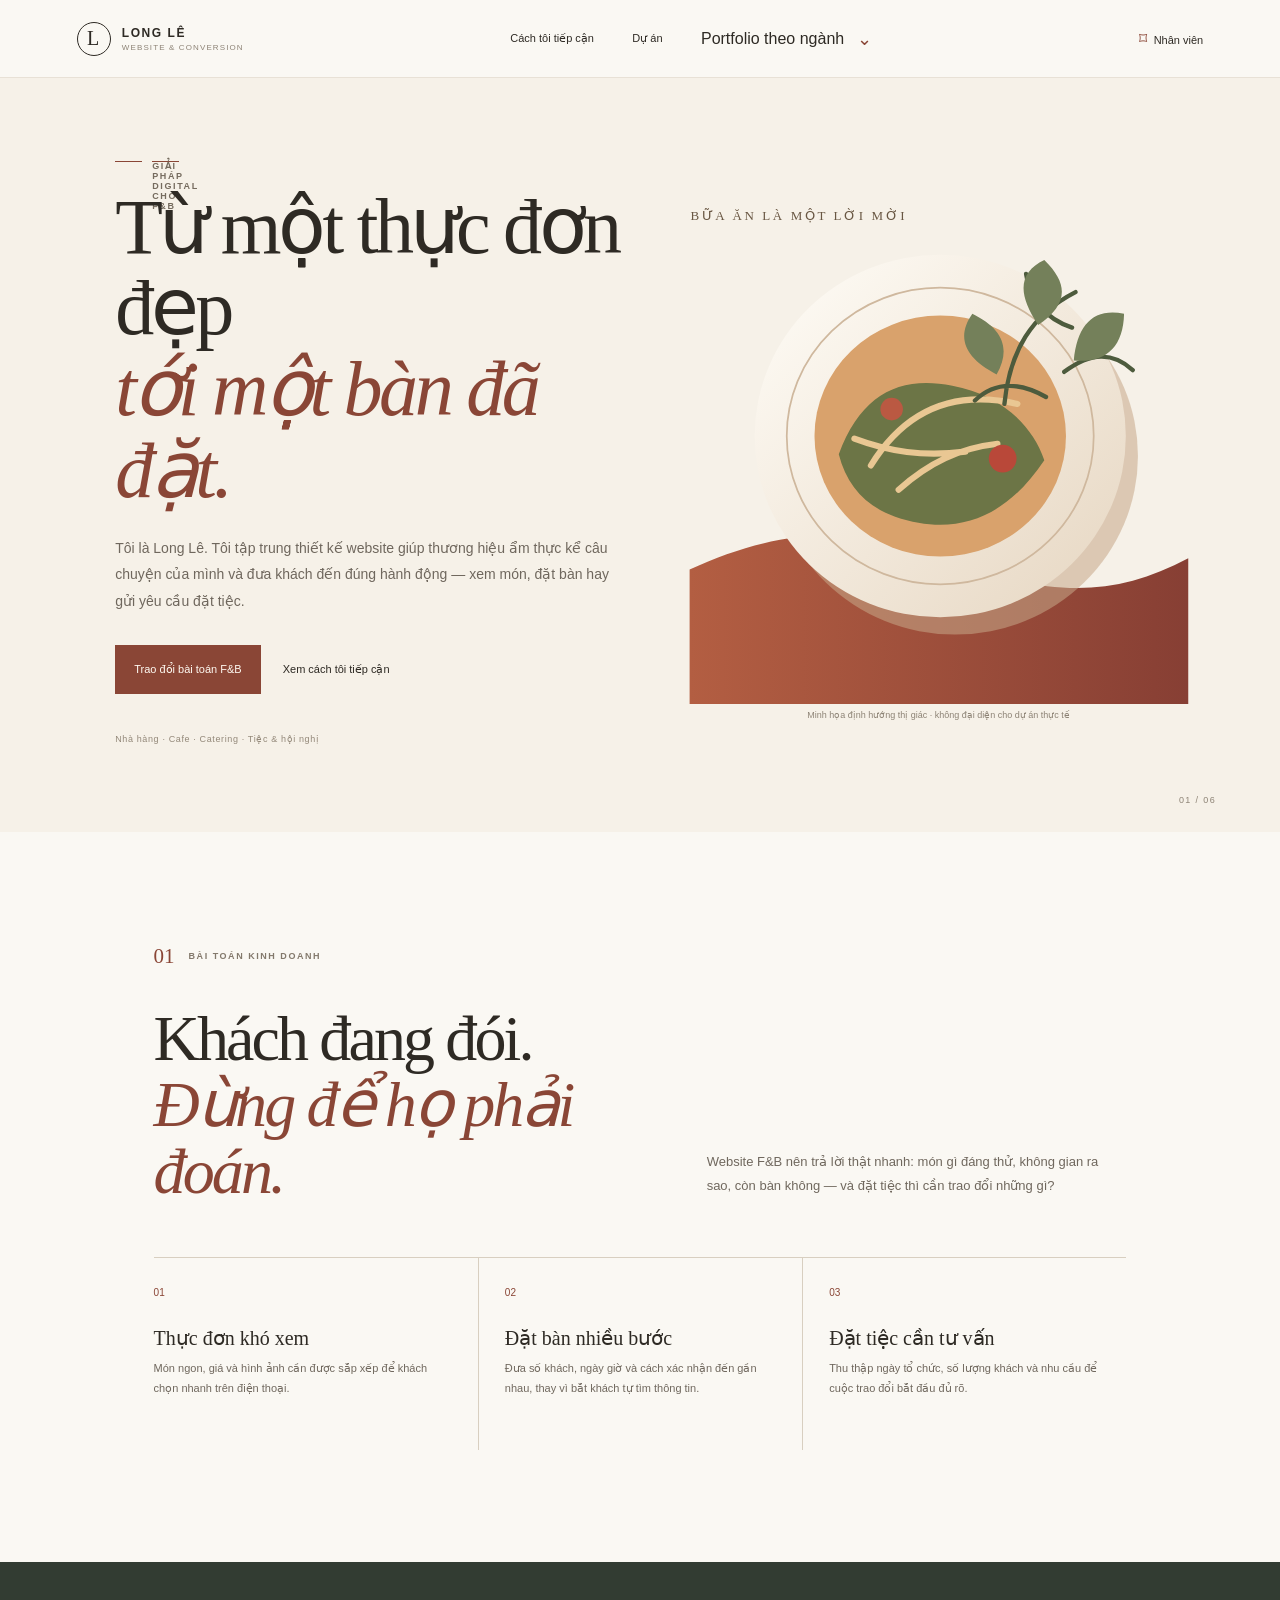
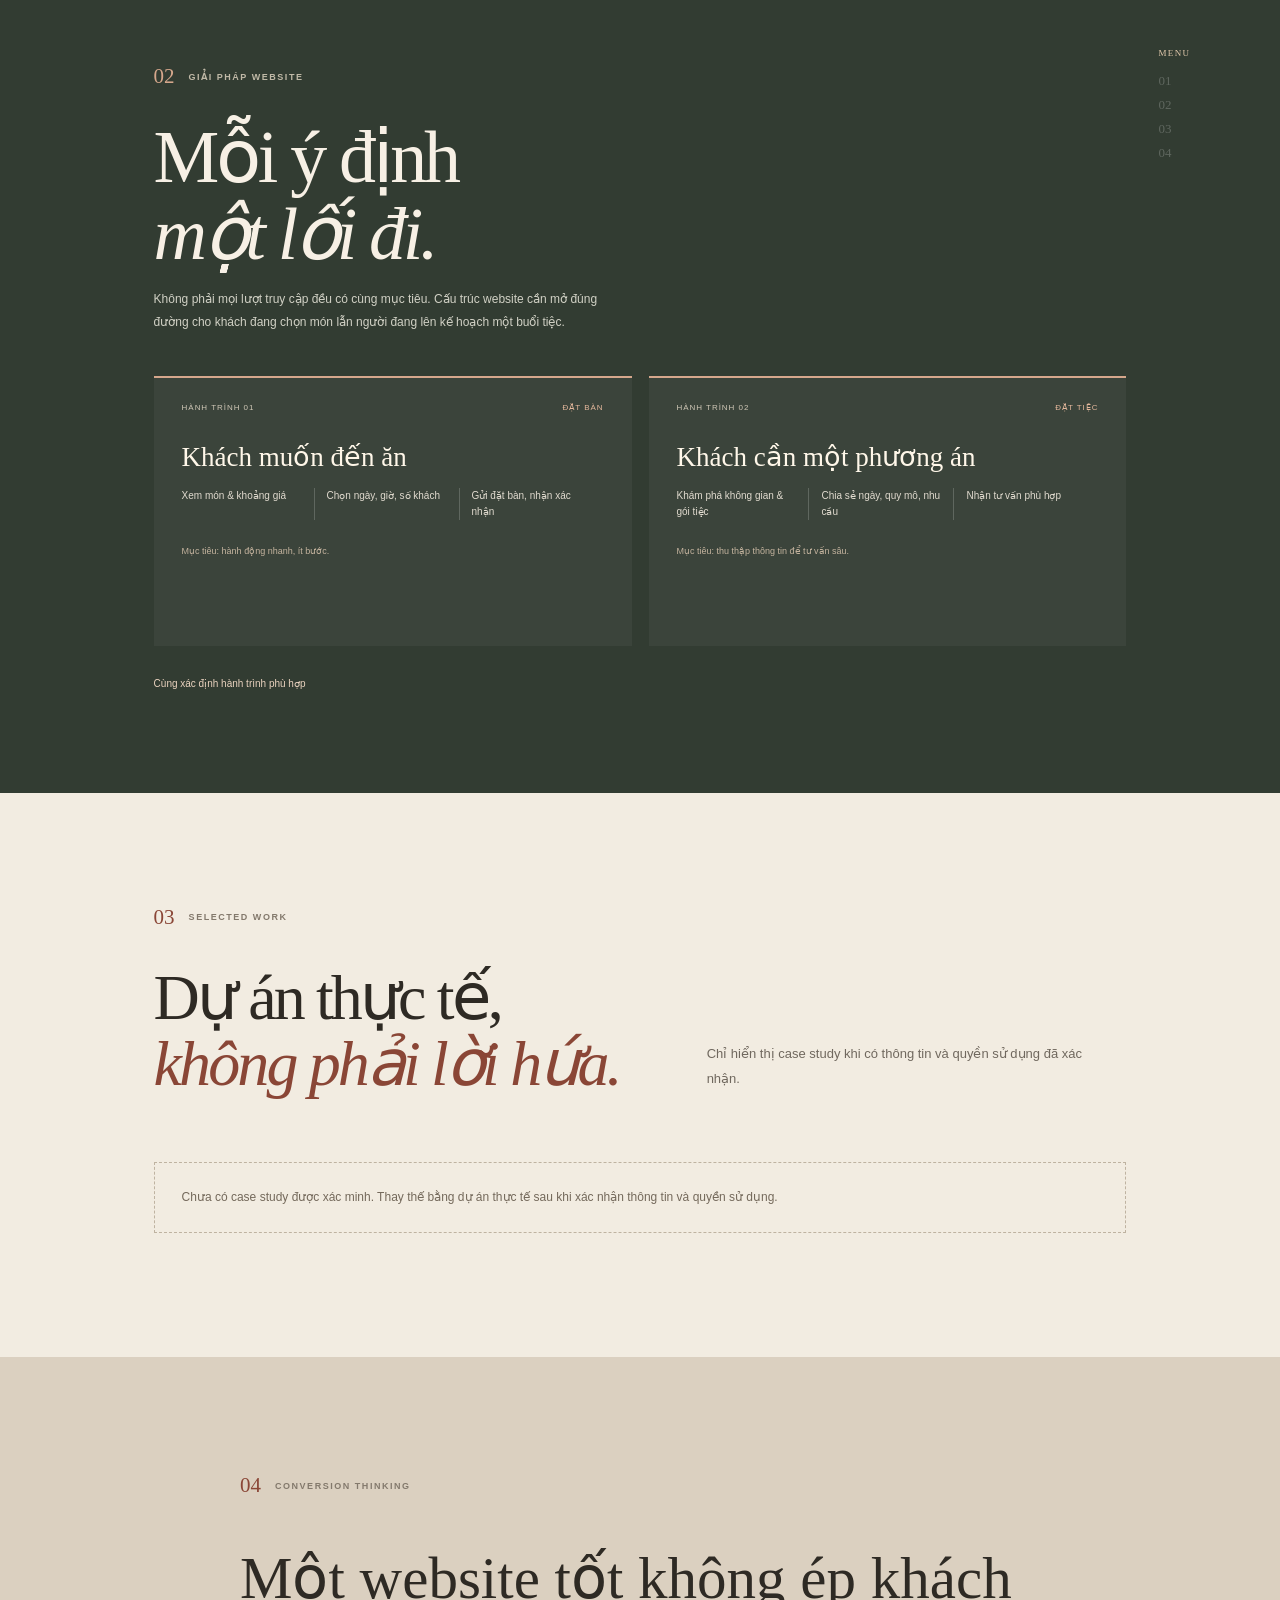
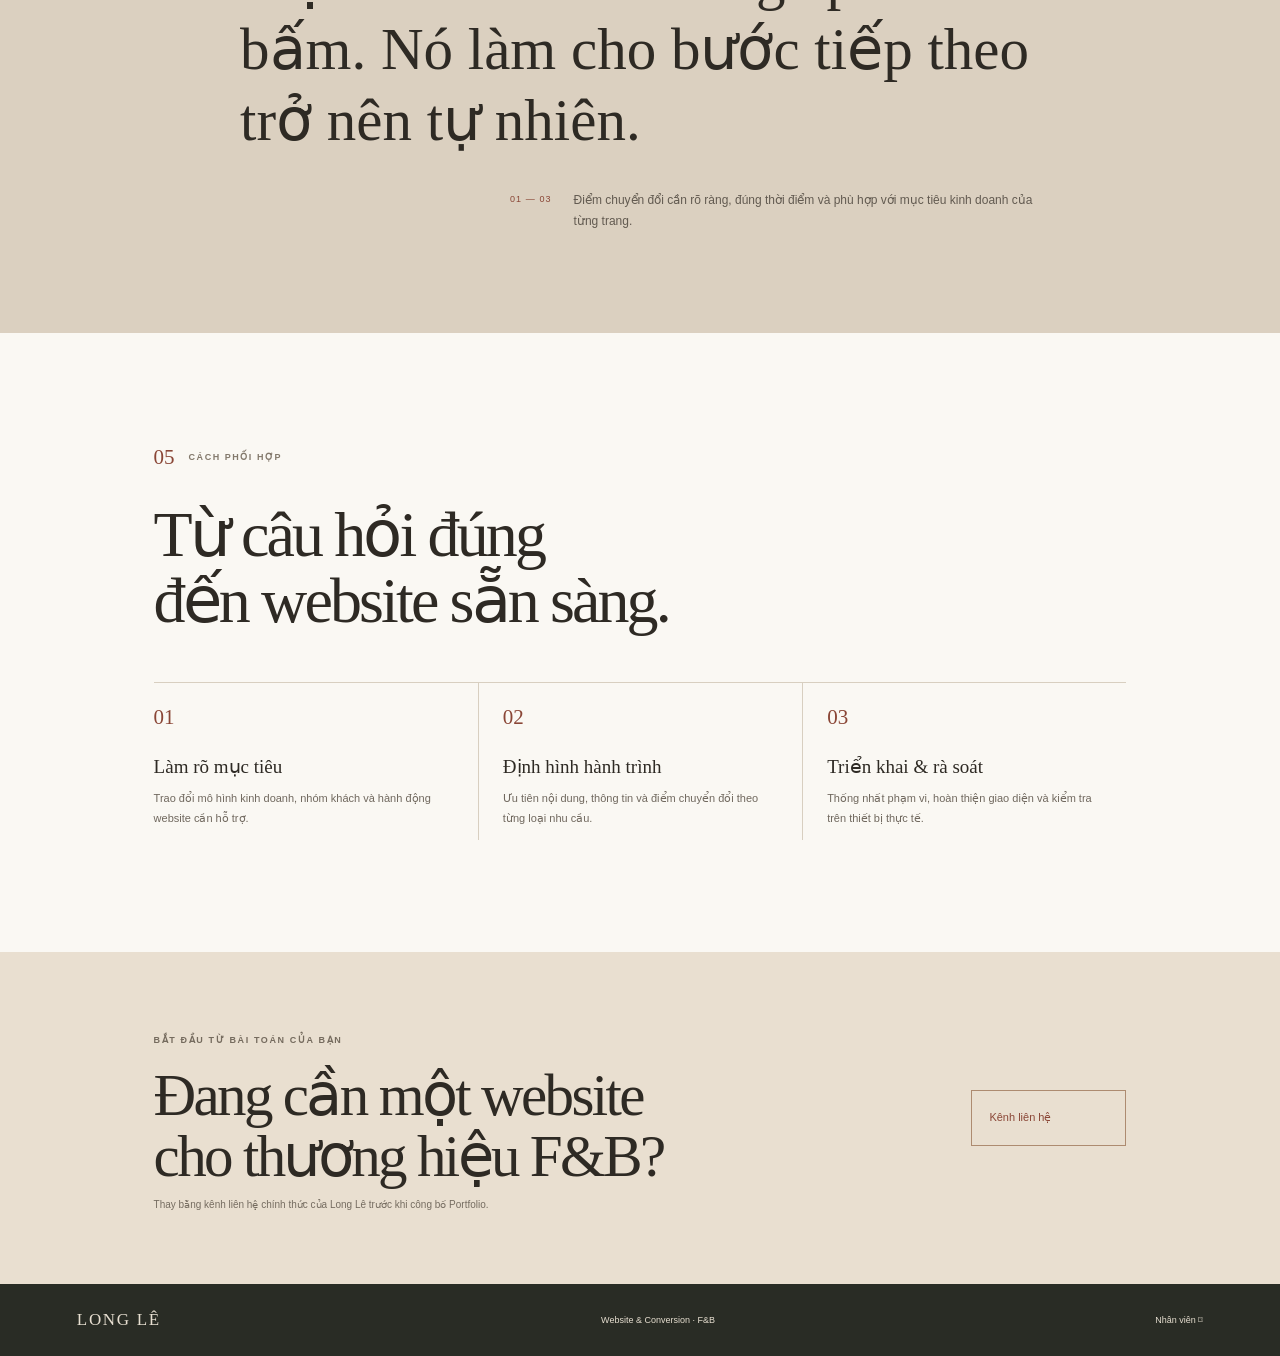
<file: index.html>
<!doctype html>
<html lang="vi">
<head>
  <meta charset="utf-8">
  <meta name="viewport" content="width=device-width, initial-scale=1">
  <meta name="robots" content="index,follow">
  <meta http-equiv="refresh" content="0; url=./portfolio/fnb/">
  <link rel="canonical" href="https://longle2243.github.io/nasani-workspace/portfolio/fnb/">
  <title>Long Lê — Website &amp; Conversion cho F&amp;B</title>
</head>
<body>
  <p>Đang mở Portfolio F&amp;B của Long Lê. Nếu trang không tự chuyển, <a href="./portfolio/fnb/">tiếp tục tại đây</a>.</p>
</body>
</html>
</file>
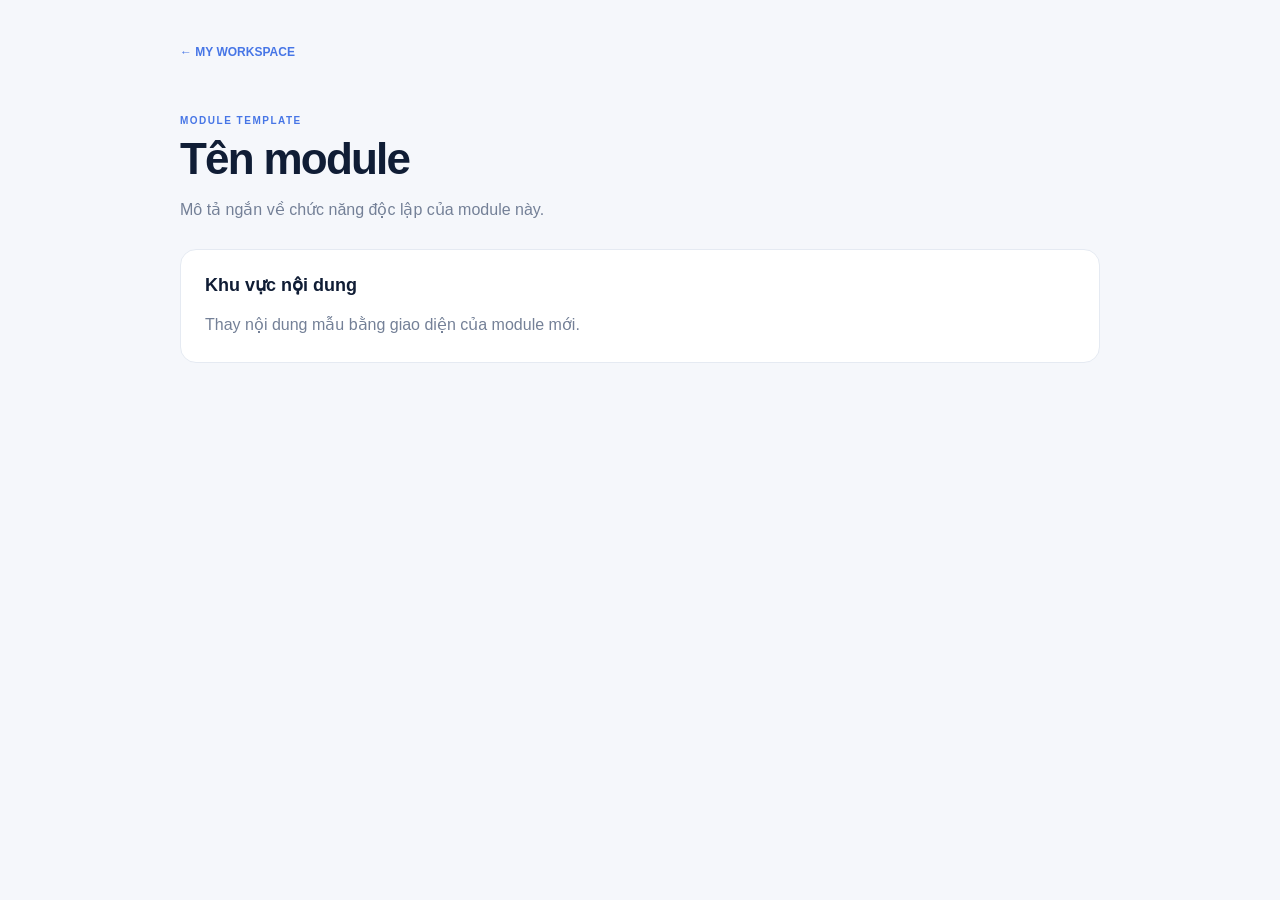
<file: modules/_template/index.html>
<!doctype html>
<html lang="vi">
<head>
  <meta charset="utf-8">
  <meta name="viewport" content="width=device-width, initial-scale=1">
  <meta name="theme-color" content="#f5f7fb">
  <title>Tên module | MY WORKSPACE</title>
  <link rel="stylesheet" href="./css/style.css">
  <script src="./js/app.js" defer></script>
</head>
<body>
  <main class="module-shell">
    <a class="back-link" href="../../dashboard.html">← MY WORKSPACE</a>
    <p class="eyebrow">MODULE TEMPLATE</p>
    <h1>Tên module</h1>
    <p class="description">Mô tả ngắn về chức năng độc lập của module này.</p>
    <section class="module-panel">
      <h2>Khu vực nội dung</h2>
      <p id="moduleMessage">Thay nội dung mẫu bằng giao diện của module mới.</p>
    </section>
  </main>
</body>
</html>
</file>
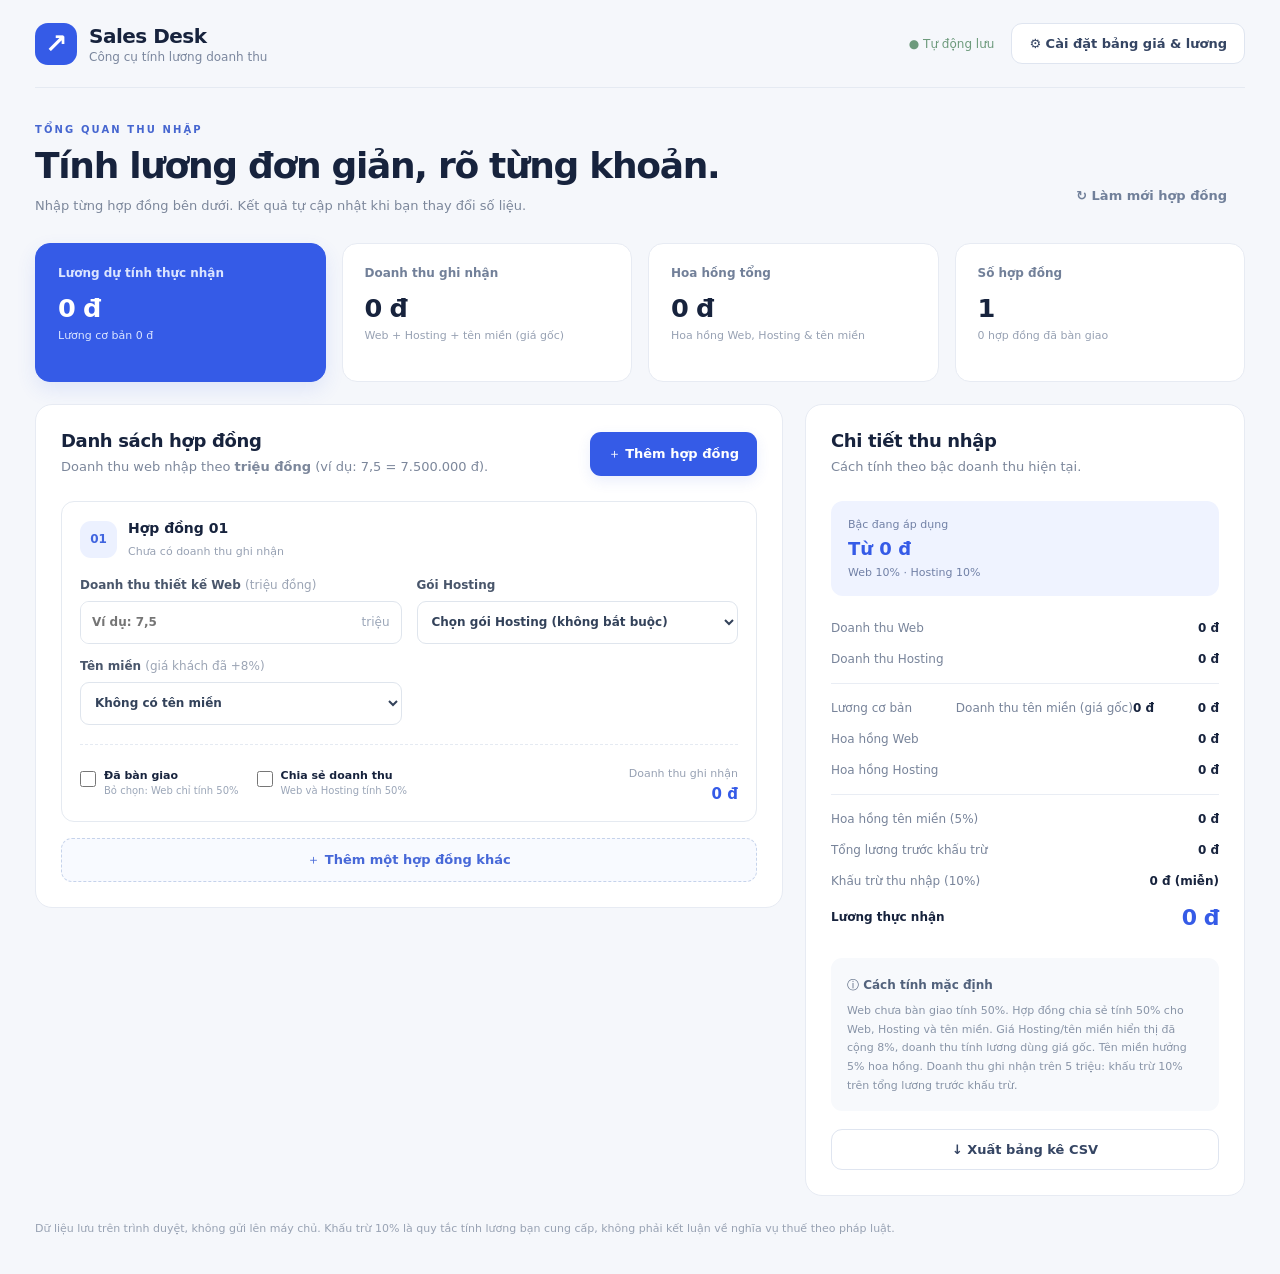
<file: modules/income/index.html>
<!doctype html>
<html lang="vi">
<head>
  <meta charset="utf-8">
  <meta name="viewport" content="width=device-width, initial-scale=1">
  <meta name="theme-color" content="#f5f7fb">
  <title>Tính lương doanh thu · Sales Desk</title>
  <link rel="stylesheet" href="style.css">
  <script src="script.js" defer></script>
</head>
<body>
  <div class="app-shell">
    <header class="topbar">
      <div class="brand"><span class="brand-icon" aria-hidden="true">↗</span><div><strong>Sales Desk</strong><small>Công cụ tính lương doanh thu</small></div></div>
      <div class="header-actions"><span class="save-indicator" id="saveIndicator">● Tự động lưu</span><button class="btn btn-secondary" id="openSettings" type="button">⚙ Cài đặt bảng giá & lương</button></div>
    </header>

    <main>
      <section class="intro">
        <div><p class="eyebrow">TỔNG QUAN THU NHẬP</p><h1>Tính lương đơn giản, rõ từng khoản.</h1><p>Nhập từng hợp đồng bên dưới. Kết quả tự cập nhật khi bạn thay đổi số liệu.</p></div>
        <button class="btn btn-quiet" id="resetContracts" type="button">↻ Làm mới hợp đồng</button>
      </section>

      <section class="metrics" aria-label="Tổng quan tính lương">
        <article class="metric metric-primary"><span>Lương dự tính thực nhận</span><strong id="totalSalary">0 đ</strong><small id="tierName">Chưa có doanh thu</small></article>
        <article class="metric"><span>Doanh thu ghi nhận</span><strong id="totalRevenue">0 đ</strong><small>Web + Hosting sau điều chỉnh</small></article>
        <article class="metric"><span>Hoa hồng tổng</span><strong id="totalCommission">0 đ</strong><small>Hoa hồng Web và Hosting</small></article>
        <article class="metric"><span>Số hợp đồng</span><strong id="contractCount">1</strong><small id="handoverCount">0 hợp đồng đã bàn giao</small></article>
      </section>

      <div class="workspace">
        <section class="panel contracts-panel">
          <div class="section-head"><div><h2>Danh sách hợp đồng</h2><p>Doanh thu web nhập theo <b>triệu đồng</b> (ví dụ: 7,5 = 7.500.000 đ).</p></div><button class="btn btn-primary" id="addContract" type="button">＋ Thêm hợp đồng</button></div>
          <div id="contracts" class="contracts"></div>
          <button class="btn btn-add" id="addContractBottom" type="button">＋ Thêm một hợp đồng khác</button>
        </section>

        <aside class="panel breakdown-panel" aria-label="Chi tiết tính lương">
          <div class="section-head"><div><h2>Chi tiết thu nhập</h2><p>Cách tính theo bậc doanh thu hiện tại.</p></div></div>
          <div class="tier-banner"><span>Bậc đang áp dụng</span><strong id="tierLabel">Từ 0 đ</strong><small id="tierRates">Web 10% · Hosting 10%</small></div>
          <div class="breakdown"><div><span>Doanh thu Web</span><strong id="webRevenue">0 đ</strong></div><div><span>Doanh thu Hosting</span><strong id="hostRevenue">0 đ</strong></div><div class="line"></div><div><span>Lương cơ bản</span><strong id="baseSalary">0 đ</strong></div><div><span>Hoa hồng Web</span><strong id="webCommission">0 đ</strong></div><div><span>Hoa hồng Hosting</span><strong id="hostCommission">0 đ</strong></div><div class="line"></div><div class="final-row"><span>Tổng lương</span><strong id="salaryBreakdown">0 đ</strong></div></div>
          <div class="explain"><strong>ⓘ Cách tính mặc định</strong><p>Web chưa bàn giao ghi nhận 50% doanh thu. Hợp đồng chia sẻ ghi nhận 50% doanh thu Web và Hosting. Bậc lương dựa trên tổng doanh thu đã điều chỉnh.</p></div>
          <button class="btn btn-secondary btn-full" id="exportCsv" type="button">↓ Xuất bảng kê CSV</button>
        </aside>
      </div>
      <footer>Thông tin lưu trên trình duyệt của bạn, không gửi lên máy chủ. Đây là lương dự tính theo quy tắc được cấu hình, chưa bao gồm thuế hoặc khoản khấu trừ ngoài công thức.</footer>
    </main>
  </div>

  <template id="contractTemplate">
    <article class="contract-card">
      <div class="contract-header"><div class="contract-title"><span class="contract-number">01</span><div><h3>Hợp đồng 01</h3><small class="contract-subtitle">Nhập thông tin bên dưới</small></div></div><button class="icon-button delete-contract" type="button" aria-label="Xóa hợp đồng" title="Xóa hợp đồng">✕</button></div>
      <div class="form-grid">
        <label class="field"><span>Doanh thu thiết kế Web <em>(triệu đồng)</em></span><div class="input-unit"><input class="web-amount" type="number" min="0" step="any" inputmode="decimal" placeholder="Ví dụ: 7,5"><span>triệu</span></div></label>
        <label class="field"><span>Gói Hosting</span><select class="host-select"></select></label>
        <label class="field custom-host-field" hidden><span>Giá Hosting tự nhập <em>(VNĐ)</em></span><div class="input-unit"><input class="custom-host" type="number" min="0" step="1" inputmode="numeric" placeholder="Nhập số tiền"><span>đ</span></div></label>
      </div>
      <div class="contract-footer"><label class="check"><input class="handover" type="checkbox"><span><b>Đã bàn giao</b><small>Bỏ chọn: Web chỉ tính 50%</small></span></label><label class="check"><input class="shared" type="checkbox"><span><b>Chia sẻ doanh thu</b><small>Web và Hosting tính 50%</small></span></label><div class="contract-total"><small>Doanh thu ghi nhận</small><strong>0 đ</strong></div></div>
    </article>
  </template>

  <dialog id="settingsDialog" class="settings-dialog" aria-labelledby="settingsTitle">
    <div class="settings-header"><div><p class="eyebrow">TÙY CHỈNH CHÍNH SÁCH</p><h2 id="settingsTitle">Cài đặt bảng giá & bậc lương</h2><p>Điều chỉnh trực tiếp, không cần sửa code.</p></div><button class="icon-button" id="closeSettings" type="button" aria-label="Đóng">✕</button></div>
    <div class="settings-tabs" role="tablist"><button class="tab active" type="button" data-tab="hosting">Bảng giá Hosting</button><button class="tab" type="button" data-tab="salary">Bậc lương & hoa hồng</button></div>
    <div class="settings-content" id="hostingSettings"><p class="muted">Đổi tên gói hoặc mức giá. Các hợp đồng đang chọn gói sẽ dùng giá mới.</p><div class="settings-table-wrap"><table class="settings-table"><thead><tr><th>Tên gói</th><th>Giá (VNĐ)</th><th></th></tr></thead><tbody id="hostingRows"></tbody></table></div><button class="btn btn-secondary" id="addHosting" type="button">＋ Thêm gói Hosting</button></div>
    <div class="settings-content" id="salarySettings" hidden><p class="muted">Mỗi bậc áp dụng từ mức doanh thu tối thiểu cho đến trước bậc tiếp theo. Tỷ lệ nhập theo %, ví dụ 15 nghĩa là 15%.</p><div class="settings-table-wrap"><table class="settings-table salary-table"><thead><tr><th>Doanh thu từ (VNĐ)</th><th>Lương cơ bản</th><th>% Web</th><th>% Hosting</th><th></th></tr></thead><tbody id="salaryRows"></tbody></table></div><button class="btn btn-secondary" id="addSalaryTier" type="button">＋ Thêm bậc lương</button></div>
    <p class="settings-error" id="settingsError" role="alert" hidden></p>
    <div class="settings-actions"><button class="btn btn-quiet" id="restoreSettings" type="button">Khôi phục chính sách gốc</button><div><button class="btn btn-secondary" id="cancelSettings" type="button">Hủy</button><button class="btn btn-primary" id="saveSettings" type="button">Lưu thay đổi</button></div></div>
  </dialog>
</body>
</html>
</file>
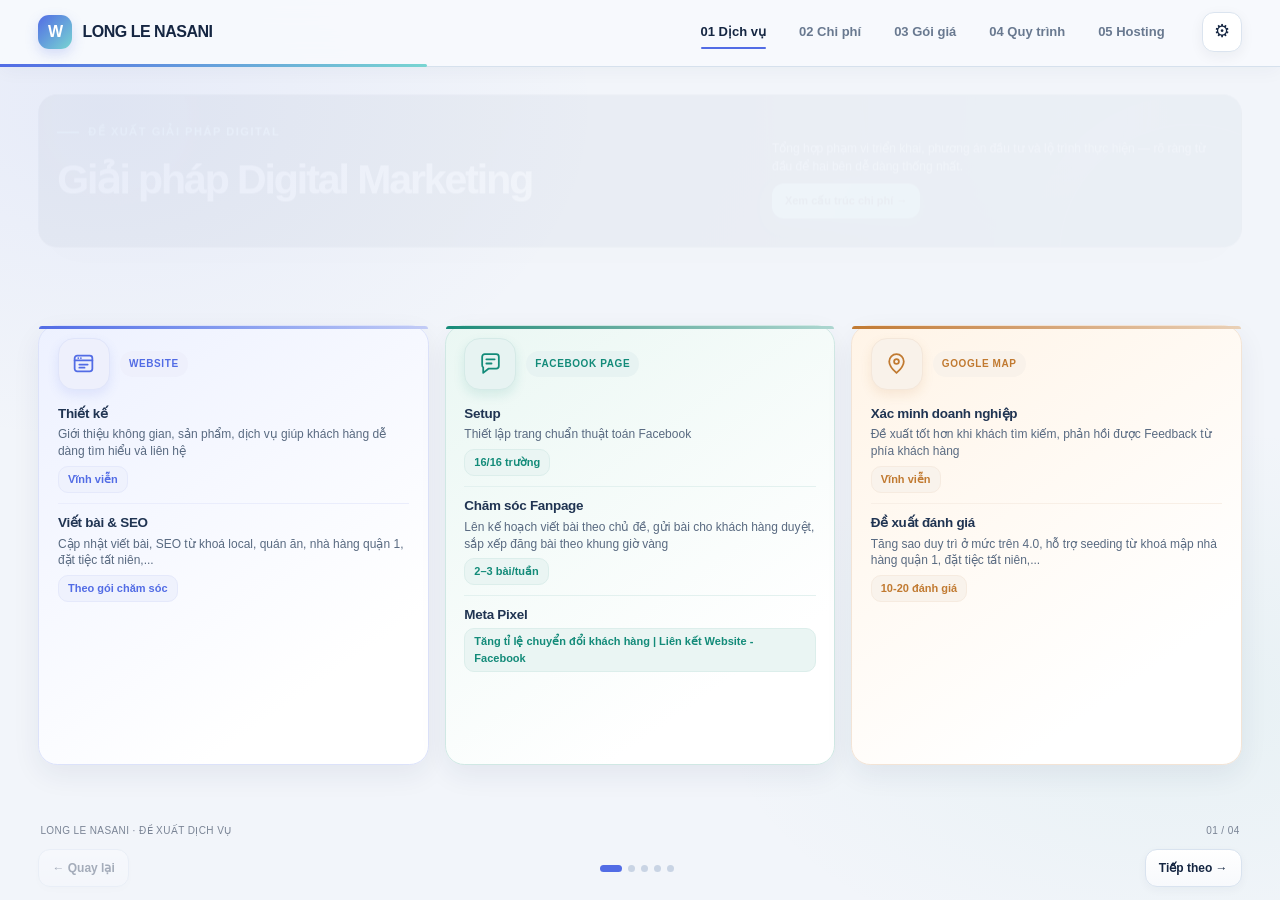
<file: modules/presentation/index.html>
<!doctype html>
<html lang="vi">
<head>
  <meta charset="utf-8">
  <meta name="viewport" content="width=device-width, initial-scale=1">
  <meta name="robots" content="noindex,nofollow">
  <meta http-equiv="refresh" content="0; url=fnb_quote_presentation-3.html">
  <title>Đề xuất giải pháp website | Báo giá</title>
</head>
<body>
  <p>Đang mở bản trình bày báo giá. Nếu trang không tự chuyển, <a href="fnb_quote_presentation-3.html">bấm vào đây</a>.</p>
</body>
</html>
</file>
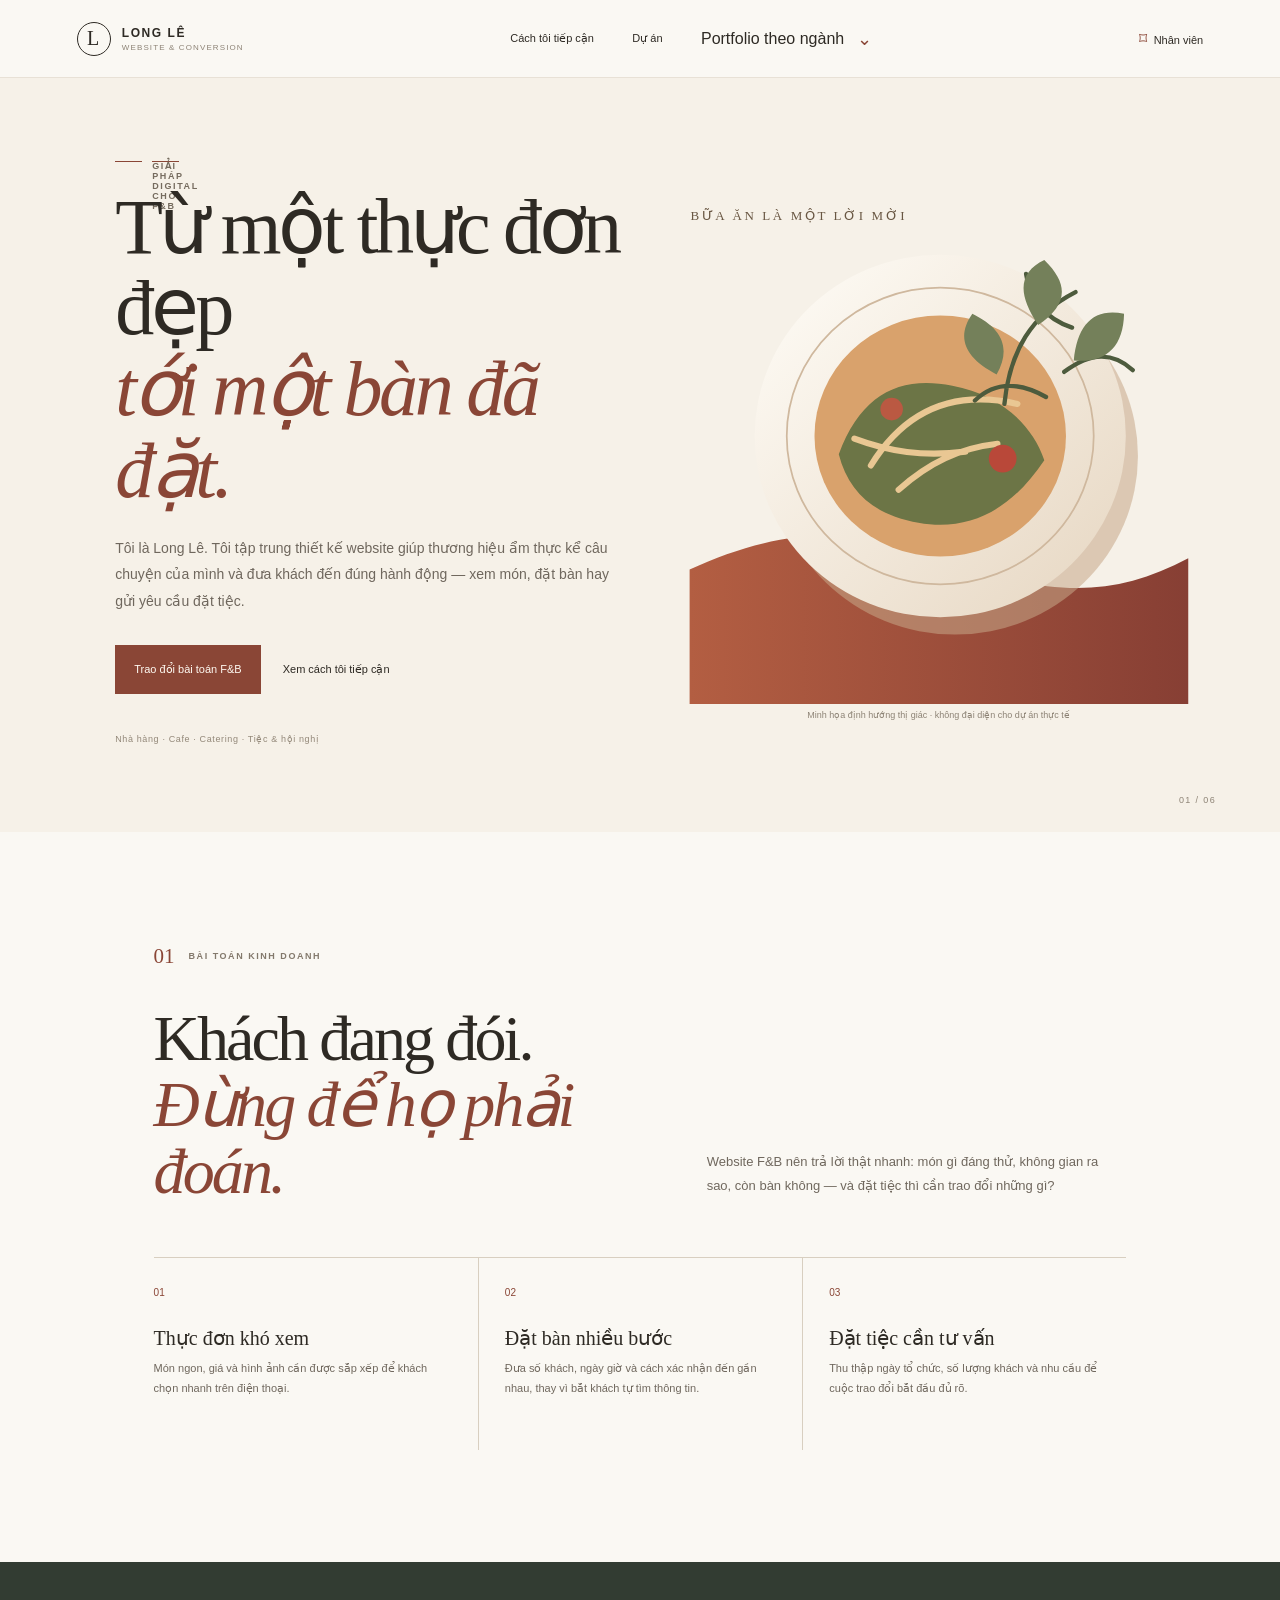
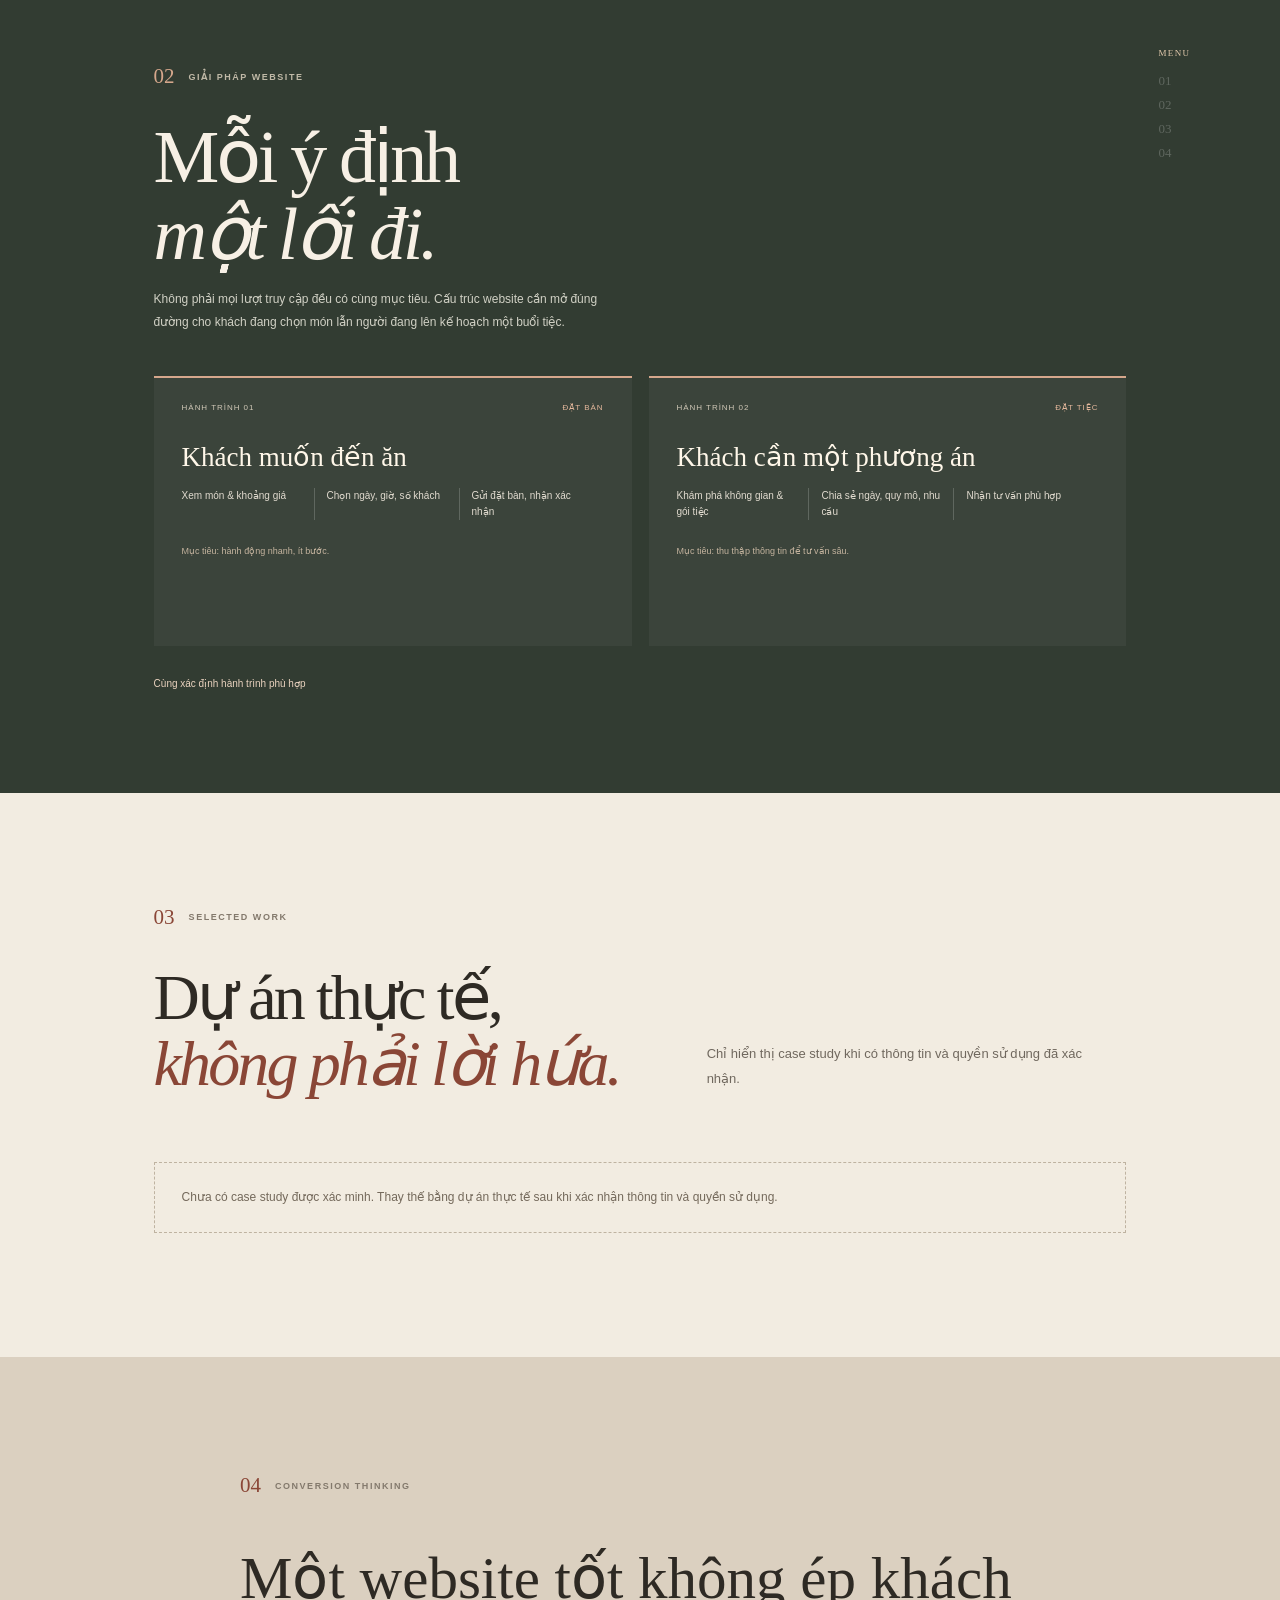
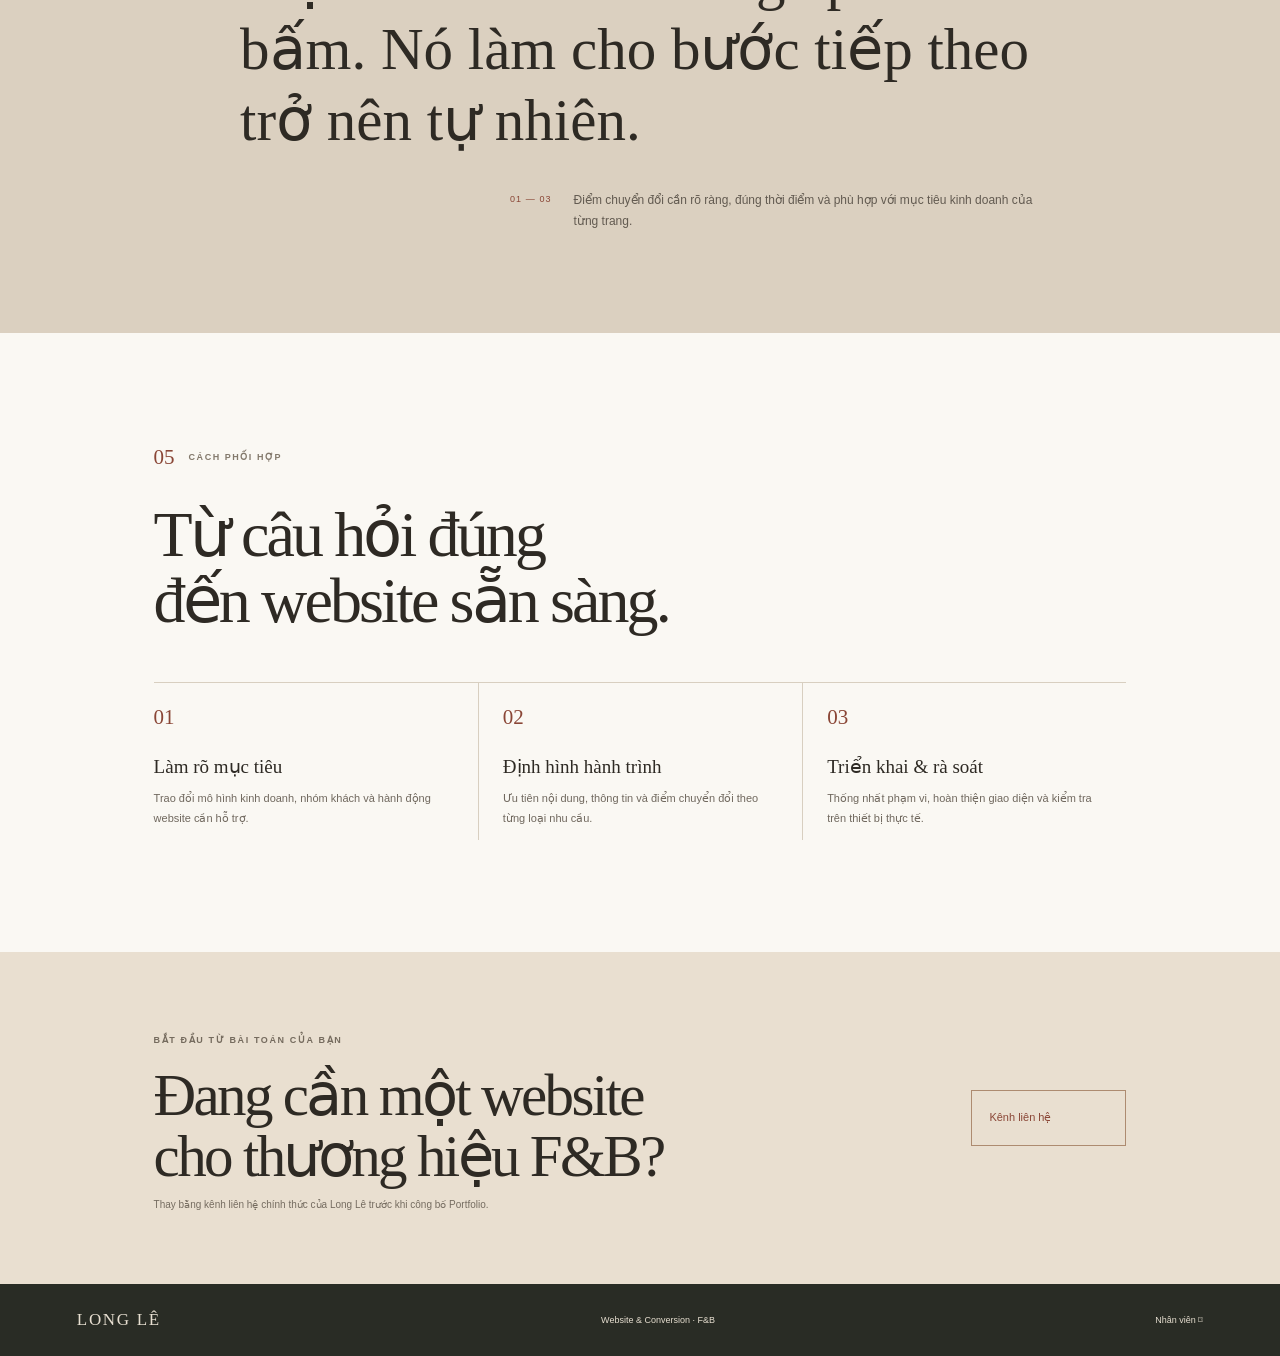
<file: portfolio/fnb/index.html>
<!doctype html>
<html lang="vi">
<head>
  <meta charset="utf-8">
  <meta name="viewport" content="width=device-width, initial-scale=1">
  <meta name="theme-color" content="#f2eadd">
  <title>Long Lê — Website &amp; Conversion cho F&amp;B</title>
  <meta name="description" content="Giải pháp website và chuyển đổi dành riêng cho nhà hàng, quán ăn, cafe, catering và dịch vụ đặt tiệc.">
  <link rel="canonical" href="https://longle2243.github.io/nasani-workspace/portfolio/fnb/">
  <meta property="og:type" content="website">
  <meta property="og:locale" content="vi_VN">
  <meta property="og:title" content="Long Lê — Website &amp; Conversion cho F&amp;B">
  <meta property="og:description" content="Website F&amp;B không chỉ đẹp — nó cần giúp khách chọn món, đặt bàn và gửi yêu cầu đặt tiệc dễ dàng.">
  <meta property="og:url" content="https://longle2243.github.io/nasani-workspace/portfolio/fnb/">
  <meta property="og:image" content="https://longle2243.github.io/nasani-workspace/portfolio/assets/og-fnb.svg">
  <meta property="og:image:alt" content="Minh họa đĩa gốm và nhành thảo mộc trong bảng màu ấm F&amp;B">
  <link rel="icon" href="../assets/og-fnb.svg" type="image/svg+xml">
  <link rel="stylesheet" href="./style.css">
  <script src="../../assets/js/auth.js" defer></script>
  <script src="../industry-menu.js" defer></script>
</head>
<body class="fnb" data-industry="fnb">
  <header class="fnb-header">
    <a class="fnb-wordmark" href="./" aria-label="Long Lê, Portfolio F&B">
      <span class="fnb-monogram" aria-hidden="true">L</span>
      <span>LONG LÊ <small>WEBSITE &amp; CONVERSION</small></span>
    </a>
    <nav class="fnb-nav" aria-label="Điều hướng chính">
      <a href="#approach">Cách tôi tiếp cận</a>
      <a href="#work">Dự án</a>
      <div class="industry-picker">
        <button class="industry-toggle" type="button" aria-expanded="false" aria-controls="industry-menu">
          <span>Portfolio theo ngành</span><span class="picker-mark" aria-hidden="true">⌄</span>
        </button>
        <ul class="industry-menu" id="industry-menu" hidden>
          <li><a href="../fnb/" aria-current="page"><span>F&amp;B</span><small>Nhà hàng, cafe &amp; đặt tiệc</small><b aria-hidden="true">Đang xem</b></a></li>
          <li><a href="../spa/"><span>Spa &amp; Beauty</span><small>Dịch vụ, liệu trình &amp; đặt lịch</small></a></li>
          <li><a href="../karaoke/"><span>Karaoke</span><small>Không gian, phòng hát &amp; đặt phòng</small></a></li>
        </ul>
      </div>
    </nav>
    <a class="fnb-staff portfolio-login-link" href="../../login.html"><span aria-hidden="true">⌑</span> Nhân viên</a>
    <a class="fnb-staff portfolio-workspace-link" href="../../dashboard.html" hidden>Workspace <span aria-hidden="true">↗</span></a>
  </header>

  <main>
    <p id="portfolio-data-error" class="portfolio-data-error" role="alert" hidden></p>
    <section class="fnb-hero" data-portfolio-hero aria-labelledby="fnb-title">
      <div class="fnb-hero-copy">
        <p class="fnb-kicker"><span></span> <span data-hero-kicker>GIẢI PHÁP DIGITAL CHO F&amp;B</span></p>
        <h1 id="fnb-title">Từ một thực đơn đẹp<br>đến <em>một bàn đã đặt.</em></h1>
        <p class="fnb-lede" data-hero-description>Tôi là Long Lê. Tôi tập trung thiết kế website giúp thương hiệu ẩm thực kể câu chuyện của mình và đưa khách đến đúng hành động — xem món, đặt bàn hay gửi yêu cầu đặt tiệc.</p>
        <div class="fnb-actions">
          <a class="fnb-button" data-hero-cta href="#contact">Trao đổi bài toán F&amp;B <span aria-hidden="true">↗</span></a>
          <a class="fnb-text-link" data-hero-secondary href="#approach">Xem cách tôi tiếp cận <span aria-hidden="true">↓</span></a>
        </div>
        <p class="fnb-caption" data-hero-industries>Nhà hàng · Cafe · Catering · Tiệc &amp; hội nghị</p>
      </div>
      <figure class="fnb-still-life">
        <img class="portfolio-custom-image" hidden>
        <svg viewBox="0 0 640 610" role="img" aria-labelledby="fnb-art-title fnb-art-desc">
          <title id="fnb-art-title">Minh họa bàn ăn và đĩa gốm</title>
          <desc id="fnb-art-desc">Minh họa trang trí mang tính khái niệm, không phải hình ảnh dự án khách hàng.</desc>
          <defs>
            <linearGradient id="plate" x1="0" x2="1" y1="0" y2="1"><stop stop-color="#fffdf8"/><stop offset="1" stop-color="#e6d6c1"/></linearGradient>
            <linearGradient id="cloth" x1="0" x2="1"><stop stop-color="#b35e42"/><stop offset="1" stop-color="#873f34"/></linearGradient>
          </defs>
          <path d="M33 455c98-46 197-55 296-14 112 46 191 48 279 1v168H33z" fill="url(#cloth)"/>
          <ellipse cx="339" cy="324" rx="211" ry="206" fill="#c6a889" opacity=".55"/>
          <ellipse cx="322" cy="301" rx="214" ry="209" fill="url(#plate)"/>
          <ellipse cx="322" cy="301" rx="177" ry="171" fill="none" stroke="#cfb89e" stroke-width="2"/>
          <ellipse cx="322" cy="301" rx="145" ry="139" fill="#d9a26c"/>
          <path d="M205 322c26-70 71-91 131-79 54 10 92 44 106 86-44 66-101 89-172 65-34-12-56-36-65-72Z" fill="#6c7546"/>
          <path d="M242 335c39-63 95-88 169-71M223 304c40 15 79 21 128 15M274 363c35-31 70-48 114-53" fill="none" stroke="#e9c793" stroke-width="7" stroke-linecap="round"/>
          <circle cx="266" cy="270" r="13" fill="#ba5942"/><circle cx="394" cy="327" r="16" fill="#b94839"/>
          <path d="M478 135c-51 26-76 69-82 129m78-88c-30-10-49-32-53-62m44 113c31-23 56-23 79-2m-100 31c-32-18-60-17-82 4" fill="none" stroke="#4d5b3d" stroke-width="5" stroke-linecap="round"/>
          <path d="M435 173c-25-37-22-61 7-75 29 28 27 52-7 75Zm41 41c4-42 23-61 58-54-1 39-21 57-58 54Zm-89 16c-37-19-47-43-28-70 35 17 45 40 28 70Z" fill="#74805a"/>
          <text x="34" y="52" fill="#695743" font-family="Georgia,serif" font-size="15" letter-spacing="3">BỮA ĂN LÀ MỘT LỜI MỜI</text>
        </svg>
        <figcaption>Minh họa định hướng thị giác · không đại diện cho dự án thực tế</figcaption>
      </figure>
      <span class="fnb-hero-index" aria-hidden="true">01 / 06</span>
    </section>

    <section class="fnb-issue section-wrap" id="challenge" data-portfolio-section="challenge">
      <div class="fnb-section-label"><span>01</span><p>BÀI TOÁN KINH DOANH</p></div>
      <div class="fnb-issue-heading"><h2>Khách đang đói.<br><em>Đừng để họ phải đoán.</em></h2><p>Website F&amp;B nên trả lời thật nhanh: món gì đáng thử, không gian ra sao, còn bàn không — và đặt tiệc thì cần trao đổi những gì?</p></div>
      <div class="fnb-issue-list">
        <article><span>01</span><h3>Thực đơn khó xem</h3><p>Món ngon, giá và hình ảnh cần được sắp xếp để khách chọn nhanh trên điện thoại.</p></article>
        <article><span>02</span><h3>Đặt bàn nhiều bước</h3><p>Đưa số khách, ngày giờ và cách xác nhận đến gần nhau, thay vì bắt khách tự tìm thông tin.</p></article>
        <article><span>03</span><h3>Đặt tiệc cần tư vấn</h3><p>Thu thập ngày tổ chức, số lượng khách và nhu cầu để cuộc trao đổi bắt đầu đủ rõ.</p></article>
      </div>
    </section>

    <section class="fnb-offer" id="solutions" data-portfolio-section="solutions">
      <div class="fnb-offer-inner">
        <div class="fnb-section-label"><span>02</span><p>GIẢI PHÁP WEBSITE</p></div>
        <h2>Mỗi ý định<br>một lối đi.</h2>
        <p class="fnb-offer-intro">Không phải mọi lượt truy cập đều có cùng mục tiêu. Cấu trúc website cần mở đúng đường cho khách đang chọn món lẫn người đang lên kế hoạch một buổi tiệc.</p>
        <div class="fnb-journeys">
          <article class="fnb-journey fnb-dine">
            <p class="journey-tag">HÀNH TRÌNH 01 <span>ĐẶT BÀN</span></p>
            <h3>Khách muốn đến ăn</h3>
            <ol><li>Xem món &amp; khoảng giá</li><li>Chọn ngày, giờ, số khách</li><li>Gửi đặt bàn, nhận xác nhận</li></ol>
            <p class="journey-end">Mục tiêu: hành động nhanh, ít bước.</p>
          </article>
          <article class="fnb-journey fnb-event">
            <p class="journey-tag">HÀNH TRÌNH 02 <span>ĐẶT TIỆC</span></p>
            <h3>Khách cần một phương án</h3>
            <ol><li>Khám phá không gian &amp; gói tiệc</li><li>Chia sẻ ngày, quy mô, nhu cầu</li><li>Nhận tư vấn phù hợp</li></ol>
            <p class="journey-end">Mục tiêu: thu thập thông tin để tư vấn sâu.</p>
          </article>
        </div>
        <a class="fnb-link-light" href="#contact">Cùng xác định hành trình phù hợp <span aria-hidden="true">↗</span></a>
      </div>
      <div class="fnb-menu-mark" aria-hidden="true"><span>MENU</span><i>01</i><i>02</i><i>03</i><i>04</i></div>
    </section>

    <section class="fnb-work section-wrap" id="work" data-portfolio-section="work">
      <div class="fnb-section-label"><span>03</span><p>SELECTED WORK</p></div>
      <div class="fnb-work-heading"><h2>Dự án thực tế,<br><em>không phải lời hứa.</em></h2><p>Chỉ hiển thị case study khi có thông tin và quyền sử dụng đã xác nhận.</p></div>
      <div class="project-list"></div>
      <p class="project-status" role="status">Chưa có case study được xác minh. Thay thế bằng dự án thực tế sau khi xác nhận thông tin và quyền sử dụng.</p>
    </section>

    <section class="fnb-thinking" id="approach" data-portfolio-section="approach">
      <div class="fnb-thinking-inner">
        <p class="fnb-section-label"><span>04</span><span>CONVERSION THINKING</span></p>
        <blockquote>“Một website tốt không ép khách bấm. Nó làm cho <em>bước tiếp theo trở nên tự nhiên.</em>”</blockquote>
        <div class="fnb-thinking-note"><span>01 — 03</span><p>Điểm chuyển đổi cần rõ ràng, đúng thời điểm và phù hợp với mục tiêu kinh doanh của từng trang.</p></div>
      </div>
    </section>

    <section class="fnb-process section-wrap" id="process" data-portfolio-section="process">
      <div class="fnb-section-label"><span>05</span><p>CÁCH PHỐI HỢP</p></div>
      <h2>Từ câu hỏi đúng<br>đến website sẵn sàng.</h2>
      <div class="fnb-steps">
        <article><span>01</span><h3>Làm rõ mục tiêu</h3><p>Trao đổi mô hình kinh doanh, nhóm khách và hành động website cần hỗ trợ.</p></article>
        <article><span>02</span><h3>Định hình hành trình</h3><p>Ưu tiên nội dung, thông tin và điểm chuyển đổi theo từng loại nhu cầu.</p></article>
        <article><span>03</span><h3>Triển khai &amp; rà soát</h3><p>Thống nhất phạm vi, hoàn thiện giao diện và kiểm tra trên thiết bị thực tế.</p></article>
      </div>
    </section>

    <section class="fnb-contact" id="contact" data-portfolio-section="contact">
      <div><p class="fnb-kicker"><span></span> BẮT ĐẦU TỪ BÀI TOÁN CỦA BẠN</p><h2>Đang cần một website<br>cho thương hiệu F&amp;B?</h2><p class="contact-placeholder">Thay bằng kênh liên hệ chính thức của Long Lê trước khi công bố Portfolio.</p></div>
      <span class="fnb-contact-action contact-placeholder-link">Kênh liên hệ<br><span>Chờ cập nhật</span></span>
      <a class="fnb-contact-action" data-contact-link hidden href="#"><span data-contact-label>Kênh liên hệ</span></a>
    </section>
  </main>
  <footer class="fnb-footer"><a href="./" class="fnb-footer-name">LONG LÊ</a><span>Website &amp; Conversion · F&amp;B</span><a class="portfolio-login-link" href="../../login.html">Nhân viên <span aria-hidden="true">⌑</span></a><a class="portfolio-workspace-link" href="../../dashboard.html" hidden>Workspace ↗</a></footer>
</body>
</html>
</file>
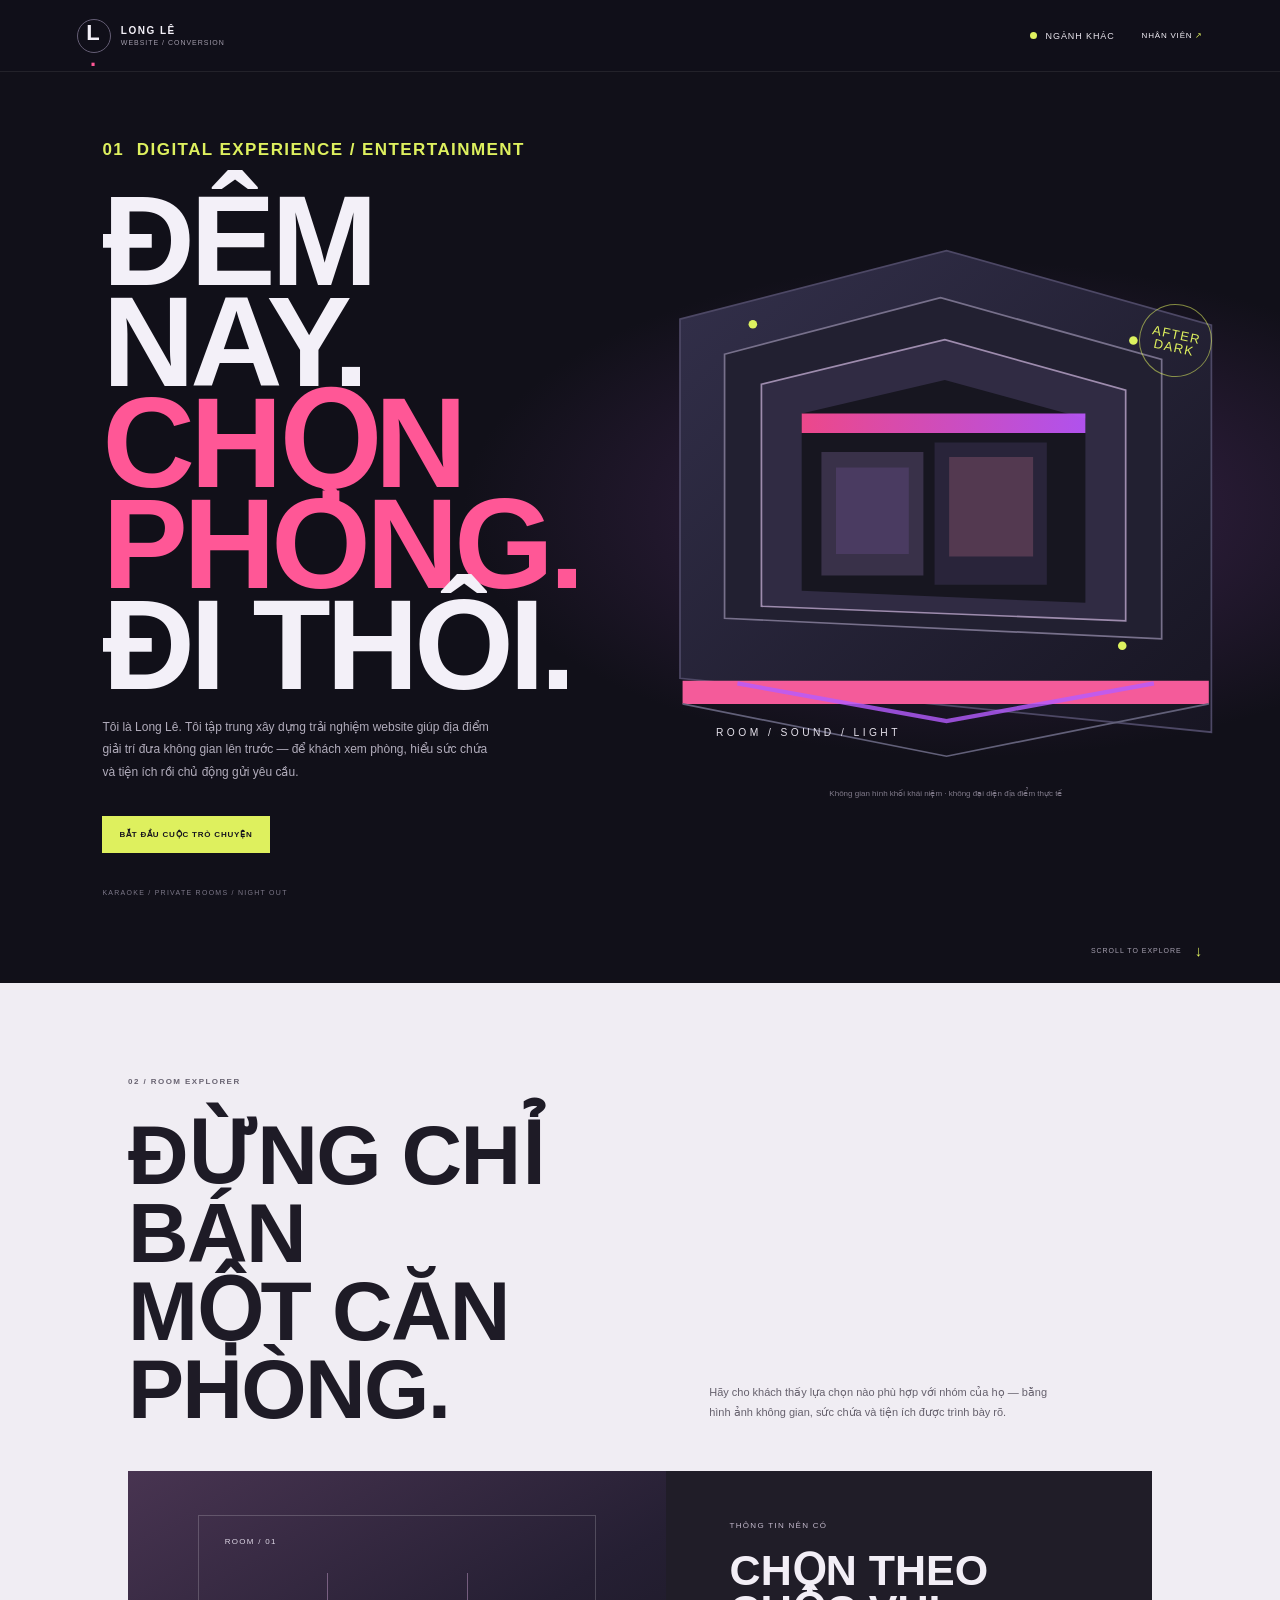
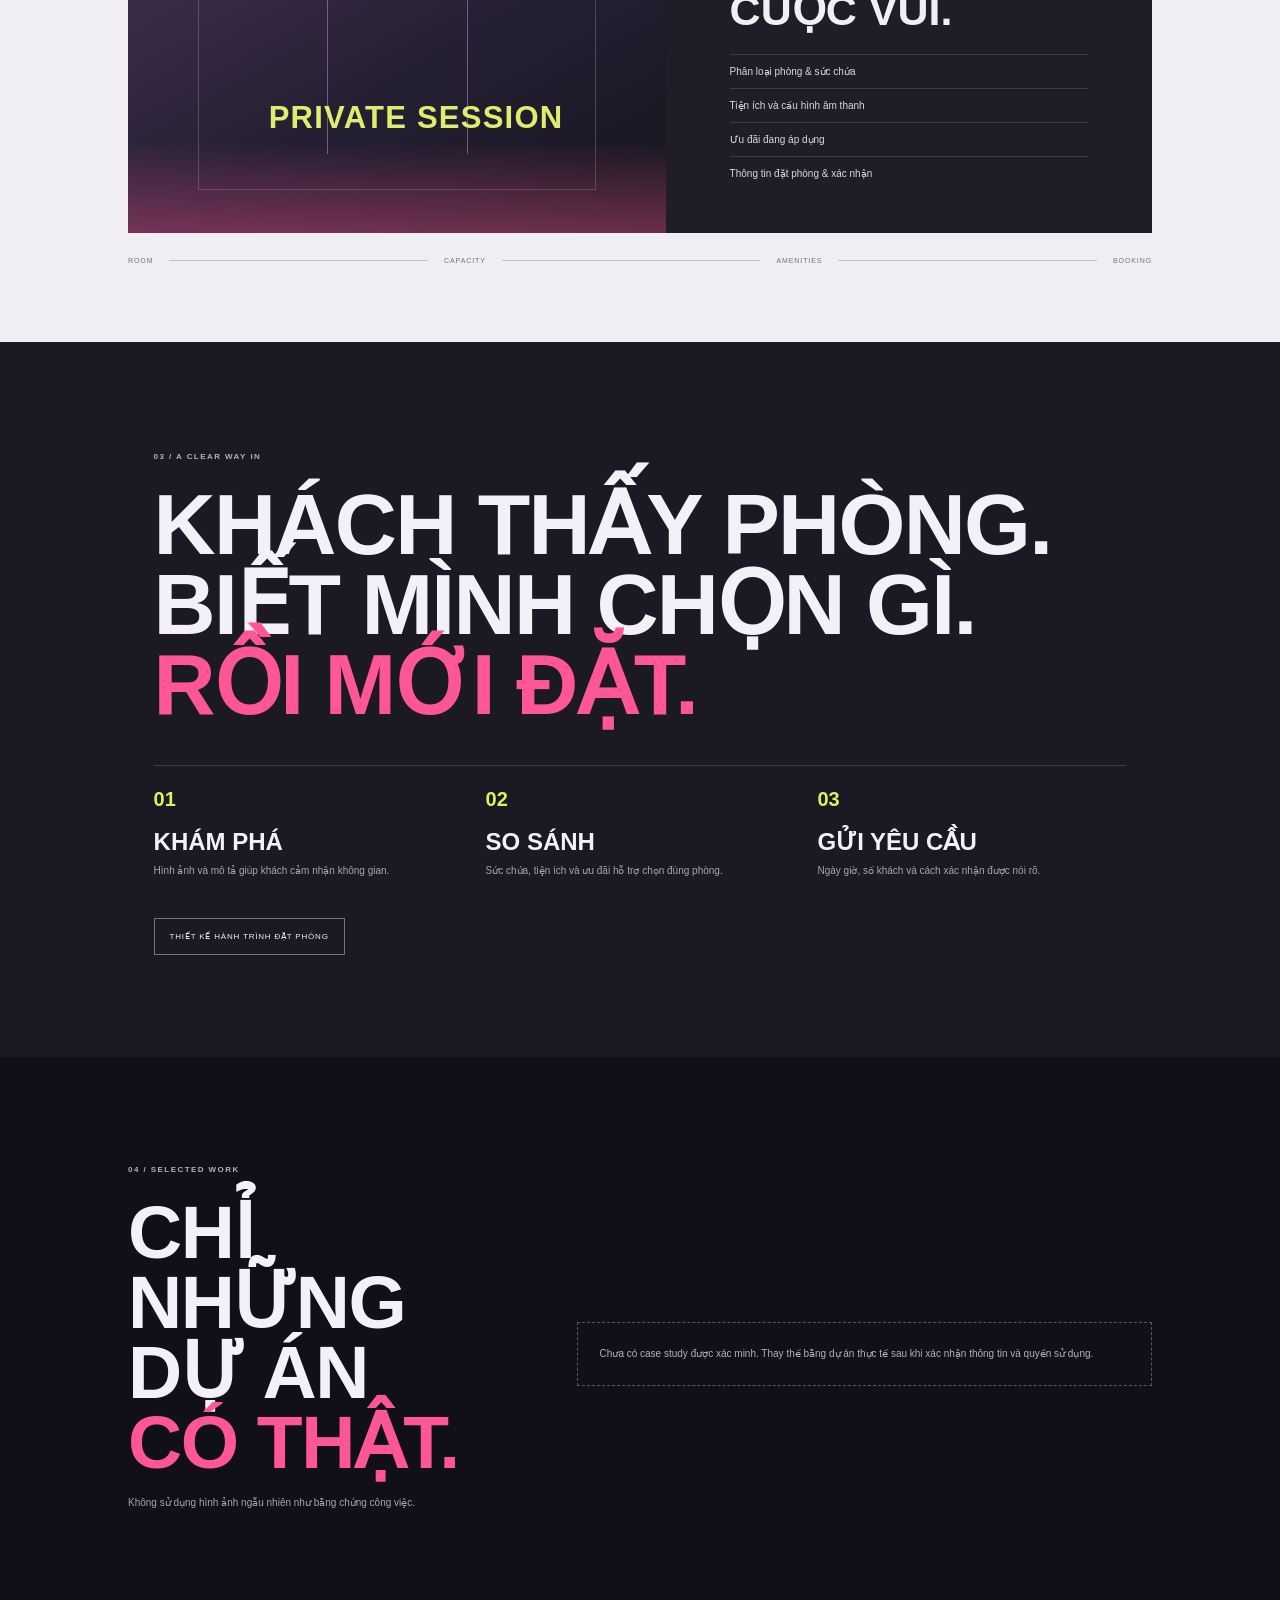
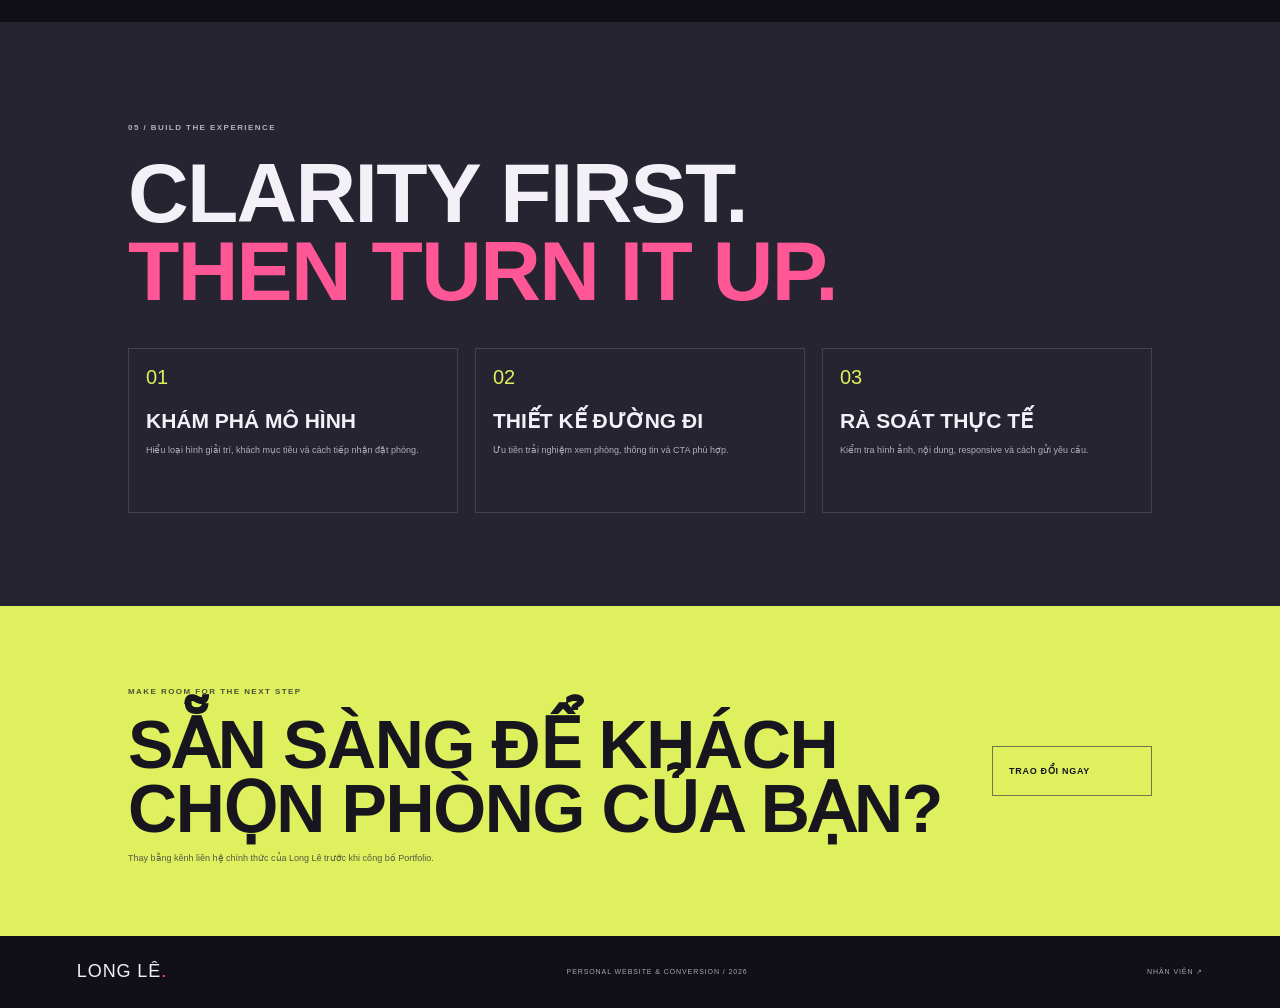
<file: portfolio/karaoke/index.html>
<!doctype html>
<html lang="vi">
<head>
  <meta charset="utf-8">
  <meta name="viewport" content="width=device-width, initial-scale=1">
  <meta name="theme-color" content="#111019">
  <title>Long Lê — Website &amp; Conversion cho Karaoke</title>
  <meta name="description" content="Website visual-first cho karaoke và giải trí — giúp khách khám phá phòng, sức chứa, tiện ích và gửi yêu cầu đặt phòng.">
  <link rel="canonical" href="https://longle2243.github.io/nasani-workspace/portfolio/karaoke/">
  <meta property="og:type" content="website">
  <meta property="og:locale" content="vi_VN">
  <meta property="og:title" content="Long Lê — Website &amp; Conversion cho Karaoke">
  <meta property="og:description" content="Không gian giải trí cần được cảm nhận trước khi khách chọn phòng và đặt chỗ.">
  <meta property="og:url" content="https://longle2243.github.io/nasani-workspace/portfolio/karaoke/">
  <meta property="og:image" content="https://longle2243.github.io/nasani-workspace/portfolio/assets/og-karaoke.svg">
  <meta property="og:image:alt" content="Minh họa phòng giải trí hình học với ánh sáng tím và xanh">
  <link rel="icon" href="../assets/og-karaoke.svg" type="image/svg+xml">
  <link rel="stylesheet" href="./style.css">
  <script src="../../assets/js/auth.js" defer></script>
  <script src="../industry-menu.js" defer></script>
</head>
<body class="karaoke" data-industry="karaoke">
  <header class="karaoke-header">
    <a href="./" class="karaoke-wordmark"><span class="karaoke-mark">L<span>.</span></span><span>LONG LÊ<small>WEBSITE / CONVERSION</small></span></a>
    <div class="karaoke-header-tools">
      <div class="industry-picker">
        <button class="industry-toggle" type="button" aria-expanded="false" aria-controls="industry-menu"><span class="menu-dot"></span> NGÀNH KHÁC</button>
        <ul class="industry-menu" id="industry-menu" hidden>
          <li><a href="../fnb/"><span>F&amp;B</span><small>Nhà hàng, cafe &amp; đặt tiệc</small></a></li>
          <li><a href="../spa/"><span>Spa &amp; Beauty</span><small>Dịch vụ, liệu trình &amp; đặt lịch</small></a></li>
          <li><a href="../karaoke/" aria-current="page"><span>Karaoke</span><small>Không gian, phòng hát &amp; đặt phòng</small><b aria-hidden="true">Đang xem</b></a></li>
        </ul>
      </div>
      <a class="karaoke-staff portfolio-login-link" href="../../login.html">NHÂN VIÊN <span aria-hidden="true">↗</span></a>
      <a class="karaoke-staff portfolio-workspace-link" href="../../dashboard.html" hidden>WORKSPACE <span aria-hidden="true">↗</span></a>
    </div>
  </header>
  <main>
    <p id="portfolio-data-error" class="portfolio-data-error" role="alert" hidden></p>
    <section class="karaoke-hero" data-portfolio-hero aria-labelledby="karaoke-title">
      <div class="karaoke-hero-copy">
        <p class="karaoke-kicker"><span>01</span> <span data-hero-kicker>DIGITAL EXPERIENCE / ENTERTAINMENT</span></p>
        <h1 id="karaoke-title">ĐÊM NAY.<br><em>CHỌN PHÒNG.</em><br>ĐI THÔI.</h1>
        <p class="karaoke-lede" data-hero-description>Tôi là Long Lê. Tôi tập trung xây dựng trải nghiệm website giúp địa điểm giải trí đưa không gian lên trước — để khách xem phòng, hiểu sức chứa và tiện ích rồi chủ động gửi yêu cầu.</p>
        <a class="karaoke-cta" data-hero-cta href="#contact">BẮT ĐẦU CUỘC TRÒ CHUYỆN <span aria-hidden="true">↗</span></a>
        <span class="karaoke-side-label">KARAOKE / PRIVATE ROOMS / NIGHT OUT</span>
      </div>
      <figure class="karaoke-scene">
        <img class="portfolio-custom-image" hidden>
        <svg viewBox="0 0 690 650" role="img" aria-labelledby="karaoke-art-title karaoke-art-desc">
          <title id="karaoke-art-title">Minh họa không gian giải trí về đêm</title>
          <desc id="karaoke-art-desc">Minh họa hình học về một phòng giải trí, không đại diện địa điểm hay khách hàng thực tế.</desc>
          <defs><linearGradient id="room" x1="0" y1="0" x2="1" y2="1"><stop stop-color="#33304b"/><stop offset="1" stop-color="#171522"/></linearGradient><linearGradient id="light" x1="0" x2="1"><stop stop-color="#ff4c94"/><stop offset="1" stop-color="#bd57ff"/></linearGradient></defs>
          <path d="M35 104 346 24l309 87v475L35 523Z" fill="url(#room)" stroke="#4d4865" stroke-width="2"/>
          <path d="m87 145 252-66 258 72v326l-510-24Z" fill="#222031" stroke="#77708b" stroke-width="2"/>
          <path d="m130 180 214-52 211 59v269l-425-17Z" fill="#302b43" stroke="#9e8cae" stroke-width="2"/>
          <path d="m177 214 167-39 164 45v215l-331-14Z" fill="#171620"/>
          <path d="M177 214h331v23H177z" fill="url(#light)" opacity=".92"/>
          <path d="M200 259h119v144H200z" fill="#393149"/><path d="M332 248h131v166H332z" fill="#29243a"/>
          <path d="M217 277h85v101h-85z" fill="#4a3b61"/><path d="M349 265h98v116h-98z" fill="#533950"/>
          <path d="M38 526h614v27H38z" fill="#f45b9a"/><path d="m38 553 308 61 306-61" fill="none" stroke="#626079" stroke-width="2"/>
          <path d="M102 529 346 573l242-44" fill="none" stroke="#b65cff" stroke-width="5" opacity=".8"/>
          <circle cx="120" cy="110" r="5" fill="#ddf25f"/><circle cx="564" cy="129" r="5" fill="#ddf25f"/><circle cx="551" cy="485" r="5" fill="#ddf25f"/>
          <text x="77" y="590" fill="#e4e0ea" font-family="Arial,sans-serif" font-size="12" letter-spacing="4">ROOM / SOUND / LIGHT</text>
        </svg>
        <figcaption>Không gian hình khối khái niệm · không đại diện địa điểm thực tế</figcaption>
        <span class="scene-stamp" aria-hidden="true">AFTER<br>DARK</span>
      </figure>
      <span class="karaoke-scroll">SCROLL TO EXPLORE <i aria-hidden="true">↓</i></span>
    </section>

    <section class="karaoke-room" id="experience" data-portfolio-section="experience">
      <div class="karaoke-section-intro"><span class="karaoke-index">02 / ROOM EXPLORER</span><h2>Đừng chỉ bán<br>một căn phòng.</h2><p>Hãy cho khách thấy lựa chọn nào phù hợp với nhóm của họ — bằng hình ảnh không gian, sức chứa và tiện ích được trình bày rõ.</p></div>
      <div class="room-specimen">
        <div class="room-window" aria-hidden="true"><span>ROOM / 01</span><i></i><i></i><b>PRIVATE<br>SESSION</b></div>
        <div class="room-specimen-copy"><span>THÔNG TIN NÊN CÓ</span><h3>Chọn theo<br>cuộc vui.</h3><ul><li>Phân loại phòng &amp; sức chứa</li><li>Tiện ích và cấu hình âm thanh</li><li>Ưu đãi đang áp dụng</li><li>Thông tin đặt phòng &amp; xác nhận</li></ul></div>
      </div>
      <div class="karaoke-stepsline"><span>ROOM</span><i></i><span>CAPACITY</span><i></i><span>AMENITIES</span><i></i><span>BOOKING</span></div>
    </section>

    <section class="karaoke-flow" id="solutions" data-portfolio-section="solutions">
      <p class="karaoke-index">03 / A CLEAR WAY IN</p><h2>Khách thấy phòng.<br>Biết mình chọn gì.<br><em>Rồi mới đặt.</em></h2>
      <div class="karaoke-flow-items"><article><b>01</b><h3>Khám phá</h3><p>Hình ảnh và mô tả giúp khách cảm nhận không gian.</p></article><article><b>02</b><h3>So sánh</h3><p>Sức chứa, tiện ích và ưu đãi hỗ trợ chọn đúng phòng.</p></article><article><b>03</b><h3>Gửi yêu cầu</h3><p>Ngày giờ, số khách và cách xác nhận được nói rõ.</p></article></div>
      <a href="#contact" class="karaoke-outline">THIẾT KẾ HÀNH TRÌNH ĐẶT PHÒNG <span aria-hidden="true">↗</span></a>
    </section>

    <section class="karaoke-work" id="work" data-portfolio-section="work">
      <div class="karaoke-work-heading"><p class="karaoke-index">04 / SELECTED WORK</p><h2>Chỉ những dự án<br><em>có thật.</em></h2><p>Không sử dụng hình ảnh ngẫu nhiên như bằng chứng công việc.</p></div>
      <div class="project-list"></div>
      <p class="project-status" role="status">Chưa có case study được xác minh. Thay thế bằng dự án thực tế sau khi xác nhận thông tin và quyền sử dụng.</p>
    </section>

    <section class="karaoke-process" id="process" data-portfolio-section="process">
      <p class="karaoke-index">05 / BUILD THE EXPERIENCE</p><h2>Clarity first.<br><em>Then turn it up.</em></h2>
      <div class="karaoke-process-grid"><article><span>01</span><h3>Khám phá mô hình</h3><p>Hiểu loại hình giải trí, khách mục tiêu và cách tiếp nhận đặt phòng.</p></article><article><span>02</span><h3>Thiết kế đường đi</h3><p>Ưu tiên trải nghiệm xem phòng, thông tin và CTA phù hợp.</p></article><article><span>03</span><h3>Rà soát thực tế</h3><p>Kiểm tra hình ảnh, nội dung, responsive và cách gửi yêu cầu.</p></article></div>
    </section>

    <section class="karaoke-contact" id="contact" data-portfolio-section="contact"><div><p class="karaoke-kicker"><span>06</span> <span data-contact-label>MAKE ROOM FOR THE NEXT STEP</span></p><h2>Sẵn sàng để khách<br>chọn phòng của bạn?</h2><p class="contact-placeholder">Thay bằng kênh liên hệ chính thức của Long Lê trước khi công bố Portfolio.</p></div><span class="karaoke-contact-action contact-placeholder-link">TRAO ĐỔI NGAY<br><small>Chờ cập nhật</small></span><a class="karaoke-contact-action" data-contact-link hidden href="#">TRAO ĐỔI NGAY</a></section>
  </main>
  <footer class="karaoke-footer"><a href="./">LONG LÊ<span>.</span></a><span>PERSONAL WEBSITE &amp; CONVERSION / 2026</span><a class="portfolio-login-link" href="../../login.html">NHÂN VIÊN ↗</a><a class="portfolio-workspace-link" href="../../dashboard.html" hidden>WORKSPACE ↗</a></footer>
</body>
</html>
</file>
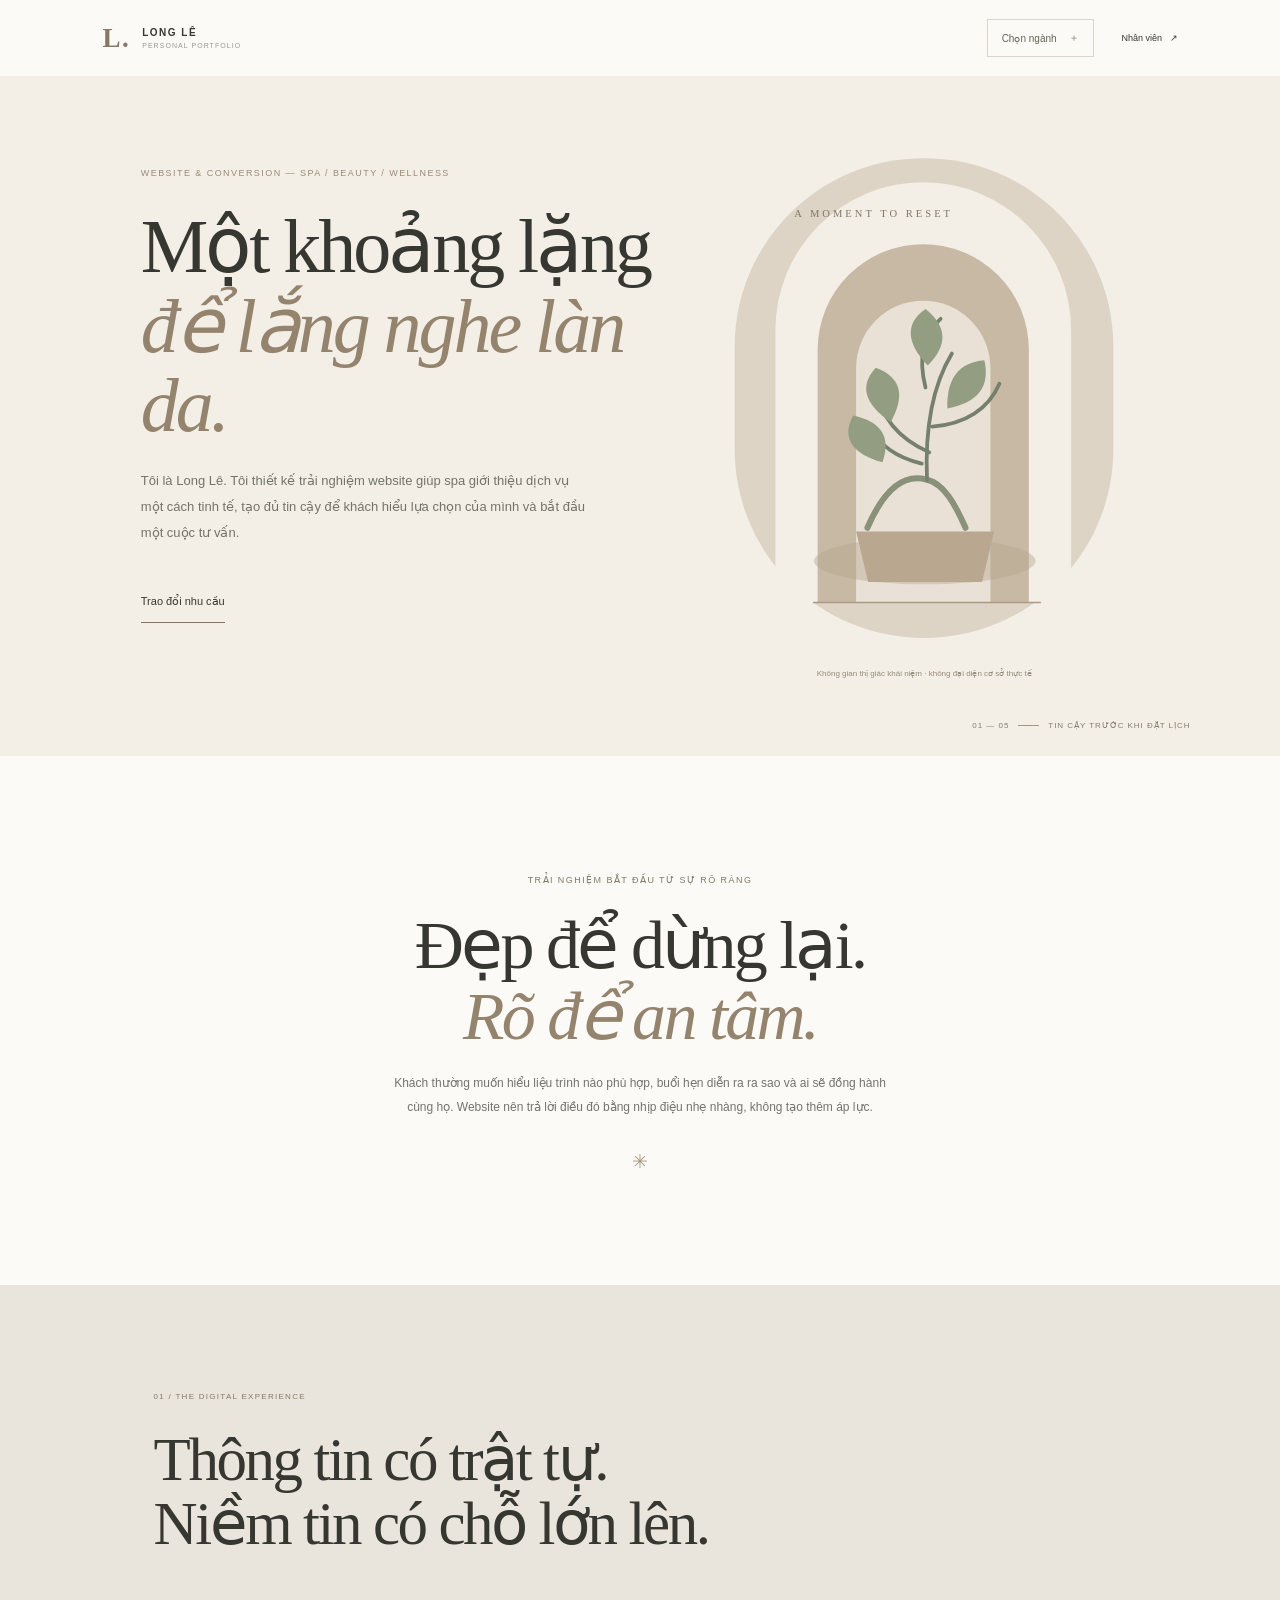
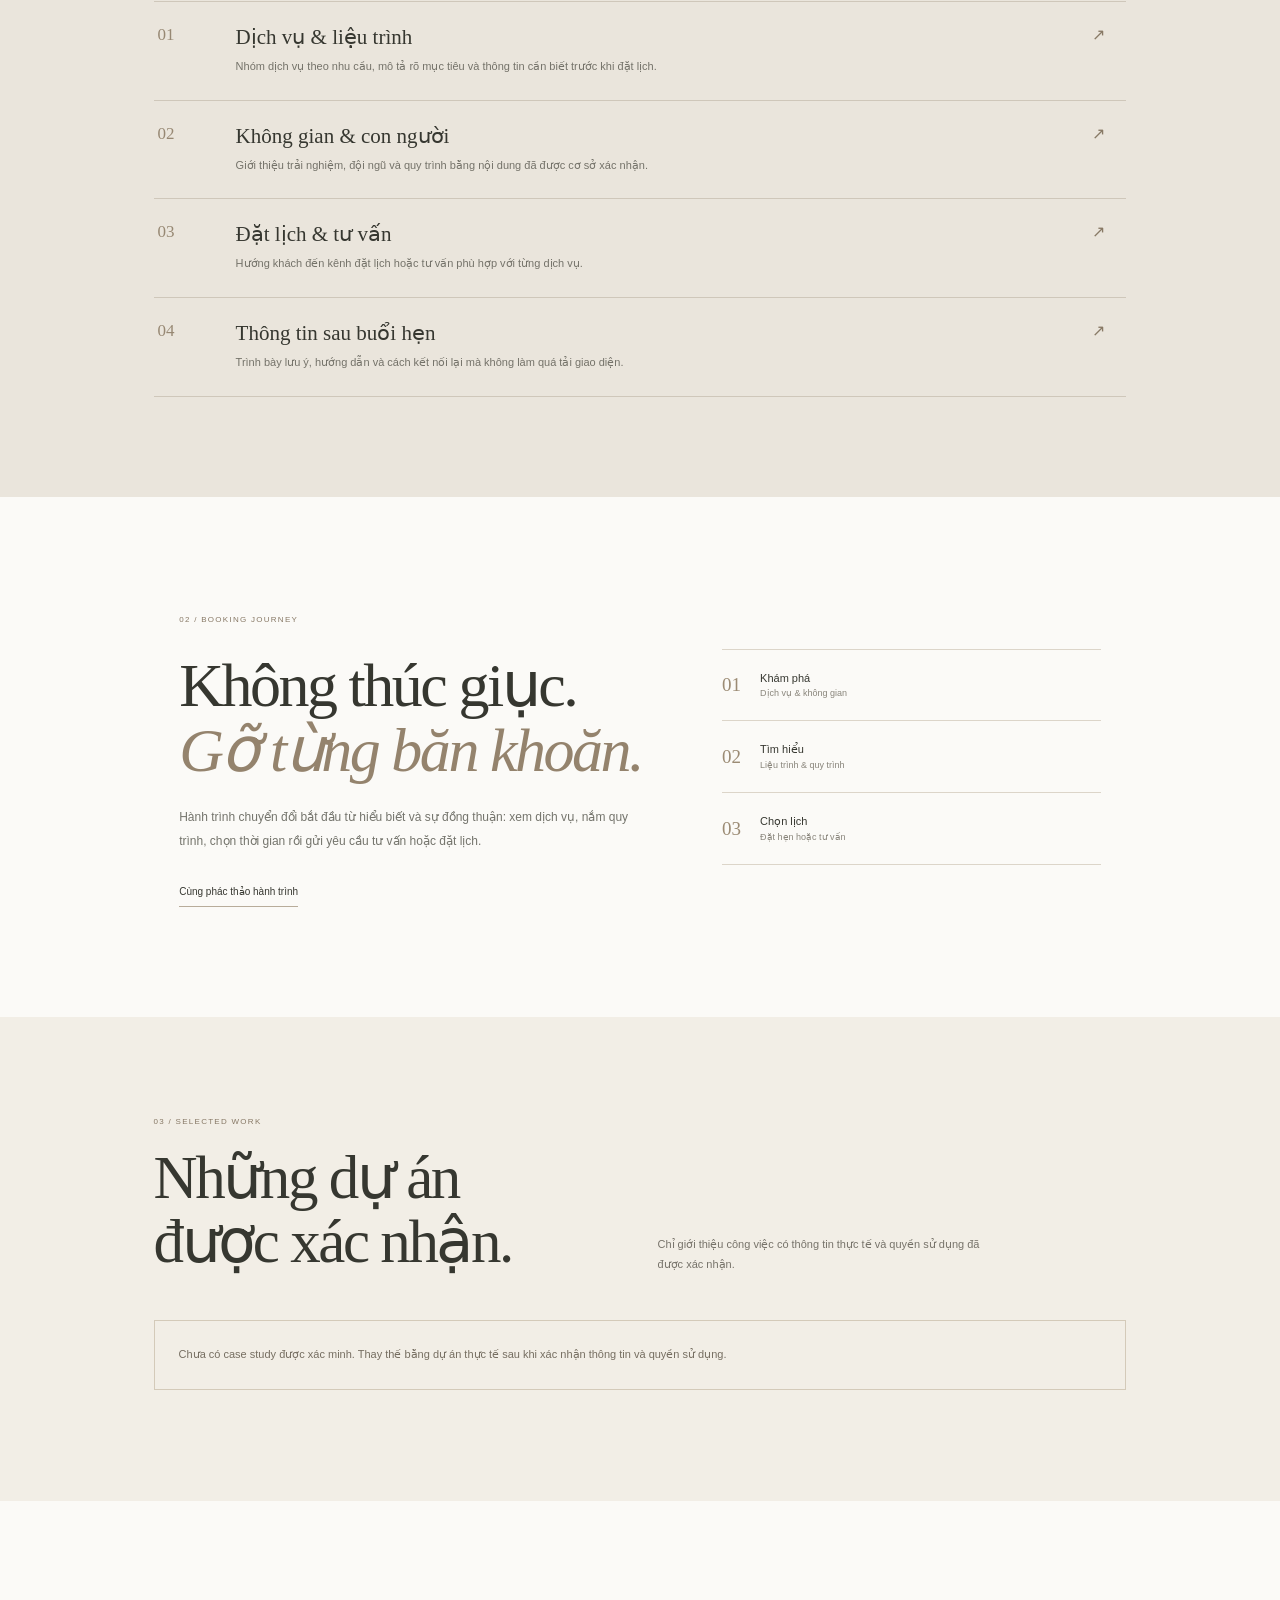
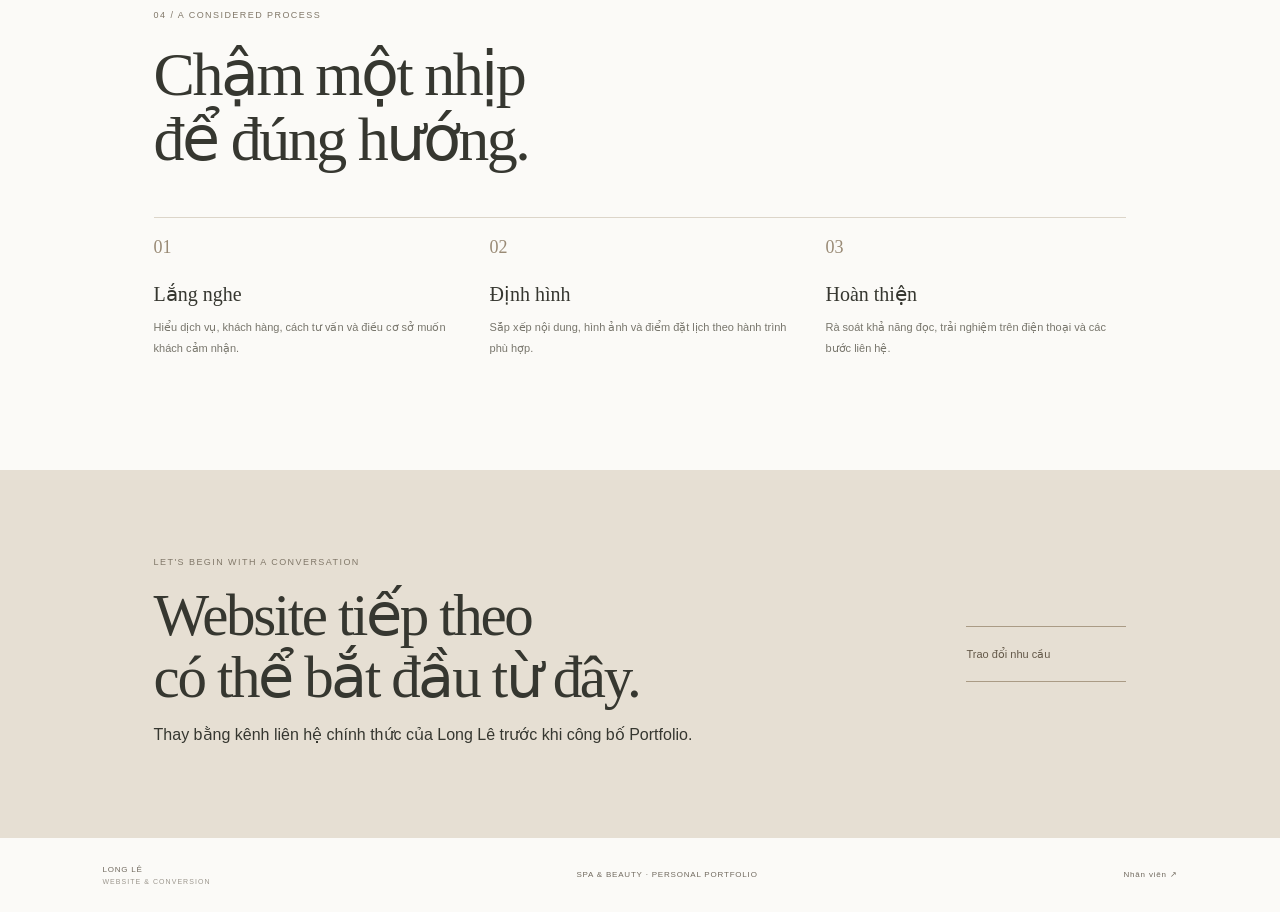
<file: portfolio/spa/index.html>
<!doctype html>
<html lang="vi">
<head>
  <meta charset="utf-8">
  <meta name="viewport" content="width=device-width, initial-scale=1">
  <meta name="theme-color" content="#f4f0e9">
  <title>Long Lê — Website &amp; Conversion cho Spa &amp; Beauty</title>
  <meta name="description" content="Website tinh giản cho spa, beauty và wellness — làm rõ liệu trình, tạo niềm tin và dẫn khách đến lịch tư vấn phù hợp.">
  <link rel="canonical" href="https://longle2243.github.io/nasani-workspace/portfolio/spa/">
  <meta property="og:type" content="website">
  <meta property="og:locale" content="vi_VN">
  <meta property="og:title" content="Long Lê — Website &amp; Conversion cho Spa &amp; Beauty">
  <meta property="og:description" content="Trải nghiệm số bình tĩnh, rõ ràng và giàu tin cậy cho spa, beauty &amp; wellness.">
  <meta property="og:url" content="https://longle2243.github.io/nasani-workspace/portfolio/spa/">
  <meta property="og:image" content="https://longle2243.github.io/nasani-workspace/portfolio/assets/og-spa.svg">
  <meta property="og:image:alt" content="Minh họa kiến trúc tĩnh lặng và nhành lá trong bảng màu spa">
  <link rel="icon" href="../assets/og-spa.svg" type="image/svg+xml">
  <link rel="stylesheet" href="./style.css">
  <script src="../../assets/js/auth.js" defer></script>
  <script src="../industry-menu.js" defer></script>
</head>
<body class="spa" data-industry="spa">
  <header class="spa-header">
    <a class="spa-wordmark" href="./"><span class="spa-monogram">L.</span><span>LONG LÊ <small>PERSONAL PORTFOLIO</small></span></a>
    <div class="spa-header-right">
      <div class="industry-picker">
        <button class="industry-toggle" type="button" aria-expanded="false" aria-controls="industry-menu">Chọn ngành <span aria-hidden="true">＋</span></button>
        <ul class="industry-menu" id="industry-menu" hidden>
          <li><a href="../fnb/"><span>F&amp;B</span><small>Nhà hàng, cafe &amp; đặt tiệc</small></a></li>
          <li><a href="../spa/" aria-current="page"><span>Spa &amp; Beauty</span><small>Dịch vụ, liệu trình &amp; đặt lịch</small><b aria-hidden="true">Đang xem</b></a></li>
          <li><a href="../karaoke/"><span>Karaoke</span><small>Không gian, phòng hát &amp; đặt phòng</small></a></li>
        </ul>
      </div>
      <a class="spa-staff portfolio-login-link" href="../../login.html">Nhân viên <span aria-hidden="true">↗</span></a>
      <a class="spa-staff portfolio-workspace-link" href="../../dashboard.html" hidden>Workspace <span aria-hidden="true">↗</span></a>
    </div>
  </header>
  <main>
    <p id="portfolio-data-error" class="portfolio-data-error" role="alert" hidden></p>
    <section class="spa-hero" data-portfolio-hero aria-labelledby="spa-title">
      <div class="spa-hero-copy">
        <p class="spa-kicker"><span data-hero-kicker>WEBSITE &amp; CONVERSION — SPA / BEAUTY / WELLNESS</span></p>
        <h1 id="spa-title">Một khoảng lặng<br>để <em>lắng nghe làn da.</em></h1>
        <p class="spa-lede" data-hero-description>Tôi là Long Lê. Tôi thiết kế trải nghiệm website giúp spa giới thiệu dịch vụ một cách tinh tế, tạo đủ tin cậy để khách hiểu lựa chọn của mình và bắt đầu một cuộc tư vấn.</p>
        <a href="#contact" class="spa-cta" data-hero-cta>Trao đổi nhu cầu <span aria-hidden="true">↗</span></a>
      </div>
      <figure class="spa-art">
        <img class="portfolio-custom-image" hidden>
        <svg viewBox="0 0 570 700" role="img" aria-labelledby="spa-art-title spa-art-desc">
          <title id="spa-art-title">Minh họa không gian spa tối giản</title>
          <desc id="spa-art-desc">Minh họa kiến trúc và thực vật mang tính khái niệm, không phải ảnh của một cơ sở spa thực tế.</desc>
          <rect x="34" y="32" width="502" height="636" rx="250" fill="#ddd4c6"/>
          <path d="M88 621V260a196 196 0 0 1 392 0v361" fill="#f3eee6"/>
          <path d="M144 621V286a140 140 0 0 1 280 0v335" fill="#c8b9a4"/>
          <path d="M195 621V310a89 89 0 0 1 178 0v311" fill="#e9e1d5"/>
          <ellipse cx="286" cy="566" rx="147" ry="31" fill="#b3a28e" opacity=".42"/>
          <path d="M195 527h183l-16 67H211z" fill="#b9a88f"/>
          <path d="M210 522c22-51 48-72 78-64 23 5 38 32 52 64" fill="none" stroke="#89917b" stroke-width="8" stroke-linecap="round"/>
          <path d="M289 459c-3-69 7-125 33-168m-30 131c-40-18-65-47-70-86m74 52c45-4 74-23 89-57m-98 5c-10-40-4-70 20-91m-25 192c-35-9-56-24-67-49" fill="none" stroke="#75816d" stroke-width="5" stroke-linecap="round"/>
          <path d="M241 382c-35-24-42-48-20-72 33 12 40 36 20 72Zm75-18c-1-40 15-61 49-64 8 35-8 56-49 64Zm-26-57c-29-31-30-56-3-75 29 23 30 48 3 75Zm-60 128c-40-11-55-32-39-62 37 8 51 28 39 62Z" fill="#929d82"/>
          <path d="M138 621h302" stroke="#aa9a85" stroke-width="2"/>
          <text x="113" y="110" fill="#827566" font-family="Georgia,serif" font-size="14" letter-spacing="4">A MOMENT TO RESET</text>
        </svg>
        <figcaption>Không gian thị giác khái niệm · không đại diện cơ sở thực tế</figcaption>
      </figure>
      <span class="spa-hero-note">01 — 05 <i></i> TIN CẬY TRƯỚC KHI ĐẶT LỊCH</span>
    </section>

    <section class="spa-belief" id="approach" data-portfolio-section="approach">
      <p class="spa-kicker">TRẢI NGHIỆM BẮT ĐẦU TỪ SỰ RÕ RÀNG</p>
      <h2>Đẹp để dừng lại.<br><em>Rõ để an tâm.</em></h2>
      <p>Khách thường muốn hiểu liệu trình nào phù hợp, buổi hẹn diễn ra ra sao và ai sẽ đồng hành cùng họ. Website nên trả lời điều đó bằng nhịp điệu nhẹ nhàng, không tạo thêm áp lực.</p>
      <span class="spa-ornament" aria-hidden="true">✳</span>
    </section>

    <section class="spa-experience" id="solutions" data-portfolio-section="solutions">
      <div class="spa-experience-heading"><span>01 / THE DIGITAL EXPERIENCE</span><h2>Thông tin có trật tự.<br>Niềm tin có chỗ lớn lên.</h2></div>
      <div class="spa-experience-grid">
        <article class="spa-service"><span>01</span><div><h3>Dịch vụ &amp; liệu trình</h3><p>Nhóm dịch vụ theo nhu cầu, mô tả rõ mục tiêu và thông tin cần biết trước khi đặt lịch.</p></div><b aria-hidden="true">↗</b></article>
        <article class="spa-service"><span>02</span><div><h3>Không gian &amp; con người</h3><p>Giới thiệu trải nghiệm, đội ngũ và quy trình bằng nội dung đã được cơ sở xác nhận.</p></div><b aria-hidden="true">↗</b></article>
        <article class="spa-service"><span>03</span><div><h3>Đặt lịch &amp; tư vấn</h3><p>Hướng khách đến kênh đặt lịch hoặc tư vấn phù hợp với từng dịch vụ.</p></div><b aria-hidden="true">↗</b></article>
        <article class="spa-service"><span>04</span><div><h3>Thông tin sau buổi hẹn</h3><p>Trình bày lưu ý, hướng dẫn và cách kết nối lại mà không làm quá tải giao diện.</p></div><b aria-hidden="true">↗</b></article>
      </div>
    </section>

    <section class="spa-ritual" data-portfolio-section="booking">
      <div class="spa-ritual-copy"><p class="spa-kicker">02 / BOOKING JOURNEY</p><h2>Không thúc giục.<br><em>Gỡ từng băn khoăn.</em></h2><p>Hành trình chuyển đổi bắt đầu từ hiểu biết và sự đồng thuận: xem dịch vụ, nắm quy trình, chọn thời gian rồi gửi yêu cầu tư vấn hoặc đặt lịch.</p><a href="#contact">Cùng phác thảo hành trình <span aria-hidden="true">↗</span></a></div>
      <ol class="spa-ritual-steps"><li><span>01</span><div><b>Khám phá</b><small>Dịch vụ &amp; không gian</small></div></li><li><span>02</span><div><b>Tìm hiểu</b><small>Liệu trình &amp; quy trình</small></div></li><li><span>03</span><div><b>Chọn lịch</b><small>Đặt hẹn hoặc tư vấn</small></div></li></ol>
    </section>

    <section class="spa-work" id="work" data-portfolio-section="work">
      <div class="spa-section-head"><span>03 / SELECTED WORK</span><h2>Những dự án<br>được xác nhận.</h2><p>Chỉ giới thiệu công việc có thông tin thực tế và quyền sử dụng đã được xác nhận.</p></div>
      <div class="project-list"></div>
      <p class="project-status" role="status">Chưa có case study được xác minh. Thay thế bằng dự án thực tế sau khi xác nhận thông tin và quyền sử dụng.</p>
    </section>

    <section class="spa-process" id="process" data-portfolio-section="process">
      <p class="spa-kicker">04 / A CONSIDERED PROCESS</p><h2>Chậm một nhịp<br>để đúng hướng.</h2>
      <div class="spa-process-grid"><article><span>01</span><h3>Lắng nghe</h3><p>Hiểu dịch vụ, khách hàng, cách tư vấn và điều cơ sở muốn khách cảm nhận.</p></article><article><span>02</span><h3>Định hình</h3><p>Sắp xếp nội dung, hình ảnh và điểm đặt lịch theo hành trình phù hợp.</p></article><article><span>03</span><h3>Hoàn thiện</h3><p>Rà soát khả năng đọc, trải nghiệm trên điện thoại và các bước liên hệ.</p></article></div>
    </section>

    <section class="spa-contact" id="contact" data-portfolio-section="contact"><div><p class="spa-kicker">LET'S BEGIN WITH A CONVERSATION</p><h2>Website tiếp theo<br>có thể bắt đầu từ đây.</h2><p class="contact-placeholder">Thay bằng kênh liên hệ chính thức của Long Lê trước khi công bố Portfolio.</p></div><span class="spa-contact-action contact-placeholder-link">Trao đổi nhu cầu<br><small>Chờ cập nhật</small></span><a class="spa-contact-action" data-contact-link hidden href="#"><span data-contact-label>Trao đổi nhu cầu</span></a></section>
  </main>
  <footer class="spa-footer"><span>LONG LÊ <small>WEBSITE &amp; CONVERSION</small></span><span>SPA &amp; BEAUTY · PERSONAL PORTFOLIO</span><a class="portfolio-login-link" href="../../login.html">Nhân viên <span aria-hidden="true">↗</span></a><a class="portfolio-workspace-link" href="../../dashboard.html" hidden>Workspace <span aria-hidden="true">↗</span></a></footer>
</body>
</html>
</file>
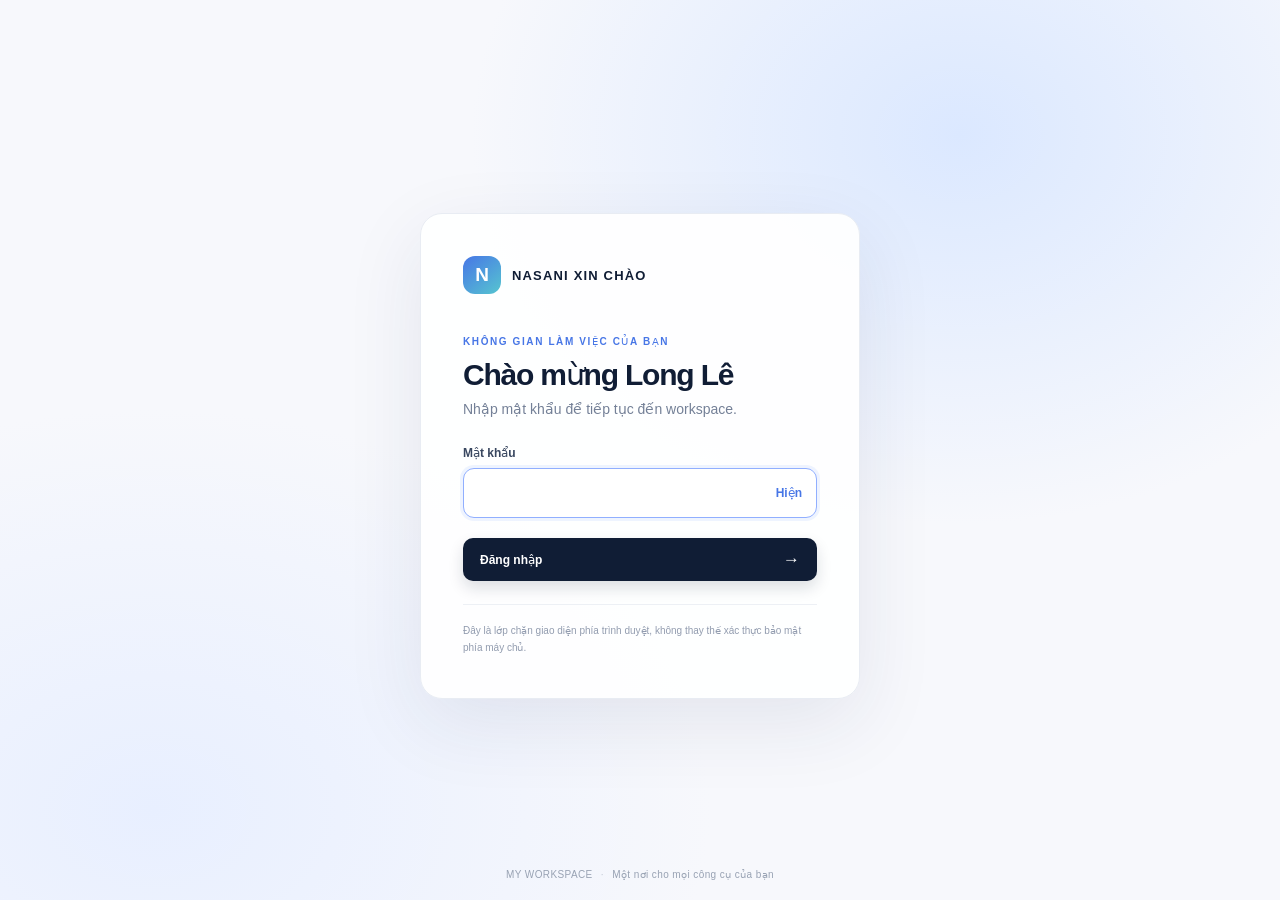
<file: dashboard.html>
<!doctype html>
<html lang="vi">
<head>
  <meta charset="utf-8">
  <meta name="viewport" content="width=device-width, initial-scale=1">
  <meta name="theme-color" content="#f4f6fb">
  <title>Dashboard | MY WORKSPACE</title>
  <link rel="stylesheet" href="./assets/css/workspace.css">
  <script src="./assets/js/auth.js" defer></script>
  <script src="./assets/js/dashboard.js" defer></script>
</head>
<body class="dashboard-page auth-pending">
  <header class="dashboard-header">
    <a class="wordmark" href="./dashboard.html">
      <span class="brand-mark" aria-hidden="true">N</span>
      <span>NASANI XIN CHÀO</span>
    </a>
    <div class="dashboard-actions">
      <a class="button button-secondary" href="./portfolio/fnb/">Xem Portfolio</a>
      <button id="logoutButton" class="button button-secondary" type="button">Đăng xuất</button>
    </div>
  </header>

  <main class="dashboard-main">
    <section class="welcome">
      <p class="eyebrow">WORKSPACE NASANI</p>
      <h1>Xin chào LONG LÊ, chào mừng bạn trở lại.</h1>
      <p>Chọn một chức năng để bắt đầu công việc.</p>
    </section>

    <section class="module-section" aria-labelledby="modules-title">
      <div class="section-heading">
        <div>
          <p class="eyebrow">CÔNG CỤ</p>
          <h2 id="modules-title">Các chức năng</h2>
        </div>
        <span class="module-count">03 CHỨC NĂNG</span>
      </div>
      <div class="module-grid">
        <a class="module-card income-card" href="./modules/income/index.html">
          <span class="module-icon" aria-hidden="true">↗</span>
          <span class="module-status"><i></i> Đang hoạt động</span>
          <h3>INCOME</h3>
          <p>Quản lý và tính toán thu nhập</p>
          <span class="module-link">Mở module <span aria-hidden="true">→</span></span>
        </a>
        <a class="module-card presentation-card" href="./modules/presentation/index.html">
          <span class="module-icon" aria-hidden="true">▤</span>
          <span class="module-status"><i></i> Đang hoạt động</span>
          <h3>PRESENTATION</h3>
          <p>Trình bày dịch vụ, báo giá và quản lý nội dung</p>
          <span class="module-link">Mở module <span aria-hidden="true">→</span></span>
        </a>
        <a class="module-card portfolio-manager-card" href="./portfolio-manager.html">
          <span class="module-icon" aria-hidden="true">✎</span>
          <span class="module-status"><i></i> Nháp cục bộ</span>
          <h3>PORTFOLIO MANAGER</h3>
          <p>Chỉnh sửa nội dung, ảnh và dự án Portfolio theo ngành.</p>
          <span class="module-link">Mở trình quản lý <span aria-hidden="true">→</span></span>
        </a>
        <article class="module-card coming-card" aria-label="Module mới sắp ra mắt">
          <span class="module-icon" aria-hidden="true">＋</span>
          <span class="module-status coming-status">Coming soon</span>
          <h3>MODULE MỚI</h3>
          <p>Cấu trúc sẵn sàng cho công cụ tiếp theo của bạn.</p>
          <span class="module-link">Sắp ra mắt</span>
        </article>
      </div>
    </section>
    <footer class="dashboard-footer">Các module hoạt động độc lập và lưu dữ liệu theo cơ chế riêng.</footer>
  </main>
</body>
</html>
</file>
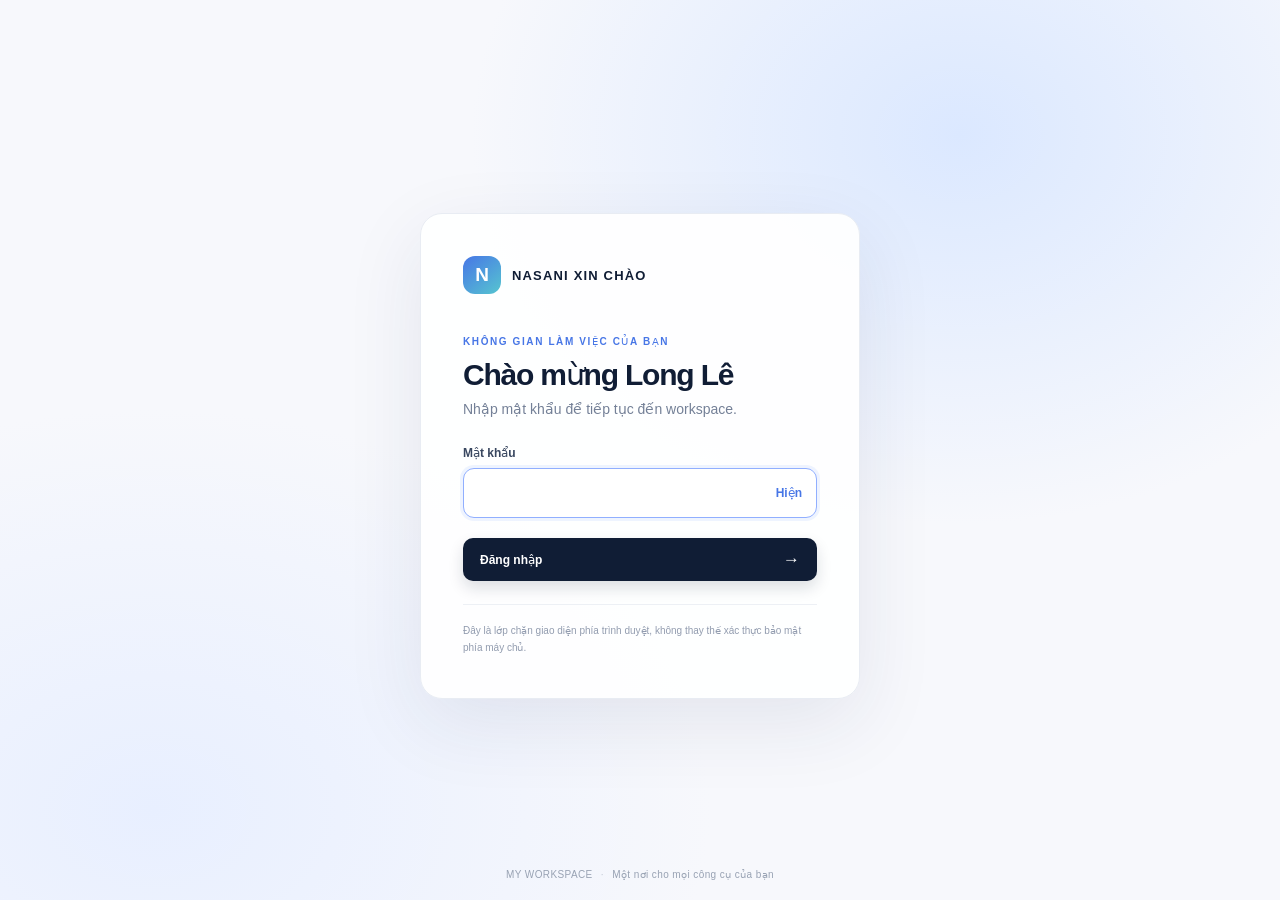
<file: login.html>
<!doctype html>
<html lang="vi">
<head>
  <meta charset="utf-8">
  <meta name="viewport" content="width=device-width, initial-scale=1">
  <meta name="theme-color" content="#101d35">
  <title>Đăng nhập | MY WORKSPACE</title>
  <link rel="stylesheet" href="./assets/css/workspace.css">
  <script src="./assets/js/auth.js" defer></script>
  <script src="./assets/js/login.js" defer></script>
</head>
<body class="login-page">
  <main class="login-shell">
    <section class="login-card" aria-labelledby="workspace-title">
      <a class="wordmark" href="./login.html" aria-label="MY WORKSPACE - Trang đăng nhập">
        <span class="brand-mark" aria-hidden="true">N</span>
        <span>NASANI XIN CHÀO</span>
      </a>
      <p class="eyebrow">KHÔNG GIAN LÀM VIỆC CỦA BẠN</p>
      <h1 id="workspace-title">Chào mừng Long Lê</h1>
      <p class="login-copy">Nhập mật khẩu để tiếp tục đến workspace.</p>

      <form id="loginForm" class="login-form">
        <label for="password">Mật khẩu</label>
        <div class="password-field">
          <input id="password" name="password" type="password" autocomplete="current-password" required autofocus>
          <button id="togglePassword" class="password-toggle" type="button" aria-label="Hiện mật khẩu" aria-pressed="false">Hiện</button>
        </div>
        <p id="loginError" class="form-error" role="alert" hidden></p>
        <button class="button button-primary login-submit" type="submit">Đăng nhập <span aria-hidden="true">→</span></button>
      </form>

      <p class="security-note">Đây là lớp chặn giao diện phía trình duyệt, không thay thế xác thực bảo mật phía máy chủ.</p>
    </section>
    <footer class="login-footer">MY WORKSPACE <span>·</span> Một nơi cho mọi công cụ của bạn</footer>
  </main>
</body>
</html>
</file>
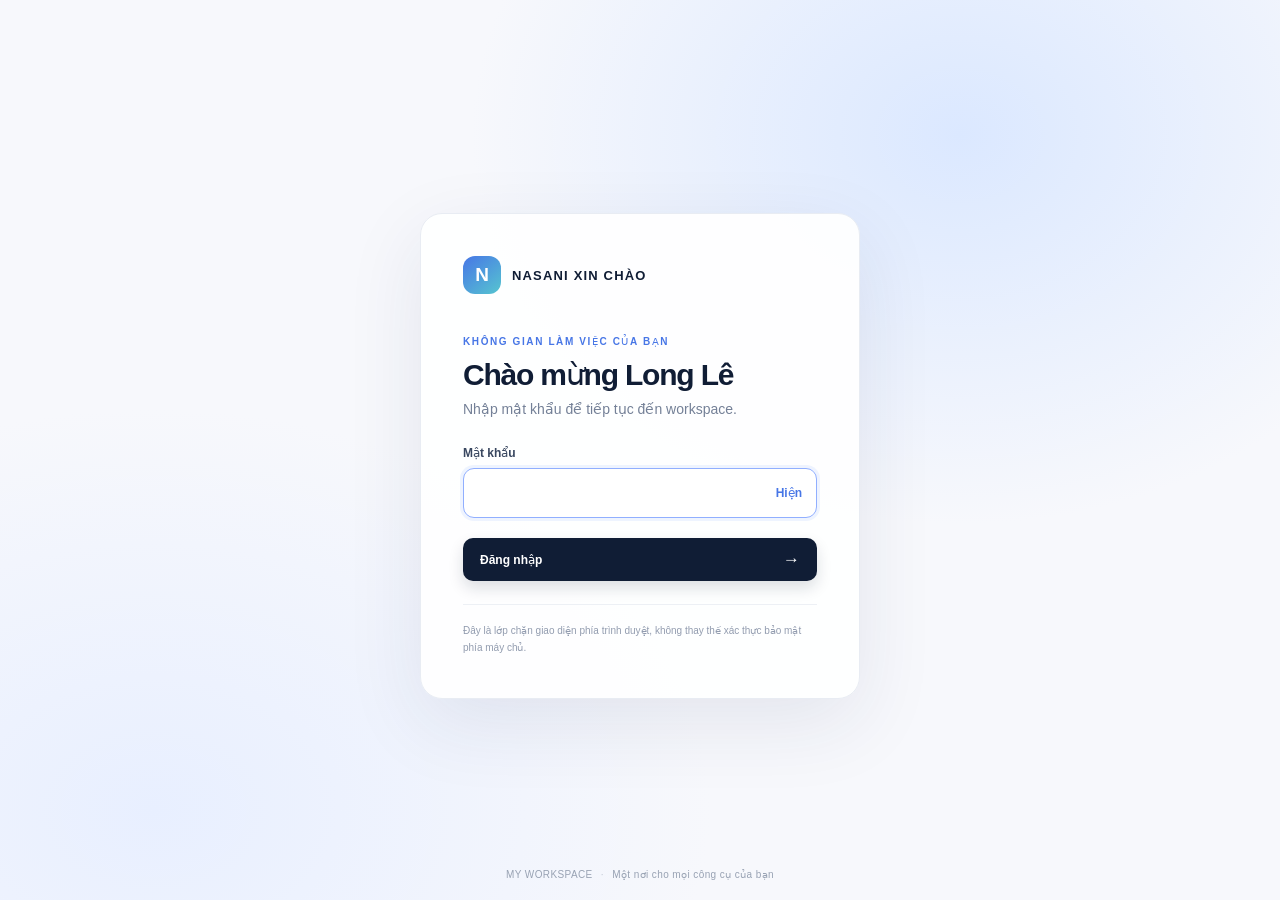
<file: portfolio-manager.html>
<!doctype html>
<html lang="vi">
<head>
  <meta charset="utf-8">
  <meta name="viewport" content="width=device-width, initial-scale=1">
  <meta name="theme-color" content="#f4f6fb">
  <title>Portfolio Manager | MY WORKSPACE</title>
  <link rel="stylesheet" href="./assets/css/workspace.css">
  <link rel="stylesheet" href="./assets/css/portfolio-manager.css">
  <script src="./assets/js/auth.js" defer></script>
  <script src="./assets/js/portfolio-manager.js" defer></script>
</head>
<body class="portfolio-manager-page dashboard-page auth-pending">
  <header class="dashboard-header">
    <a class="wordmark" href="./dashboard.html">
      <span class="brand-mark" aria-hidden="true">N</span>
      <span>NASANI XIN CHÀO</span>
    </a>
    <nav class="pm-header-actions" aria-label="Điều hướng workspace">
      <a class="button button-secondary" href="./portfolio/fnb/">Xem Portfolio ↗</a>
      <a class="button button-secondary" href="./dashboard.html">Workspace</a>
      <button id="logoutButton" class="button button-secondary" type="button">Đăng xuất</button>
    </nav>
  </header>

  <main class="pm-main">
    <section class="pm-heading">
      <div>
        <p class="eyebrow">PORTFOLIO / NỘI DUNG</p>
        <h1>Quản lý Portfolio</h1>
        <p>Chỉnh sửa bản nháp theo ngành, xem trước trên giao diện public và xuất file để tự cập nhật website.</p>
      </div>
      <a class="pm-public-link" href="./portfolio/fnb/">Mở Portfolio F&amp;B <span aria-hidden="true">↗</span></a>
    </section>

    <aside class="pm-limit-note" role="note">
      <strong>Chế độ không API</strong>
      <span>Bản nháp và ảnh chỉ lưu trong trình duyệt này. Xuất file không tự cập nhật website; cần tự thay file trong repository rồi commit/push. Login hiện tại chỉ là lớp chặn giao diện, không phải xác thực bảo mật.</span>
    </aside>

    <section class="pm-overview" aria-labelledby="pm-overview-title">
      <div class="pm-section-title">
        <div><p class="eyebrow">TỔNG QUAN</p><h2 id="pm-overview-title">Các ngành Portfolio</h2></div>
        <span id="pm-storage-status" class="pm-save-state" role="status">Đang tải dữ liệu…</span>
      </div>
      <div id="pm-industry-cards" class="pm-industry-grid"></div>
    </section>

    <section class="pm-editor-section" aria-labelledby="pm-editor-title">
      <div class="pm-section-title">
        <div><p class="eyebrow">EDITOR</p><h2 id="pm-editor-title">Chỉnh sửa nội dung</h2></div>
        <label class="pm-industry-select">Ngành
          <select id="pm-industry">
            <option value="fnb">F&amp;B</option>
            <option value="spa">Spa &amp; Beauty</option>
            <option value="karaoke">Karaoke &amp; Entertainment</option>
          </select>
        </label>
      </div>

      <div class="pm-workspace">
        <div class="pm-editor-column">
          <div class="pm-editor-toolbar">
            <span id="pm-draft-state" class="pm-draft-state" role="status">Đang tải bản nháp…</span>
            <div>
              <button id="pm-reset" class="button button-secondary" type="button">Bỏ bản nháp</button>
              <button id="pm-export" class="button button-primary" type="button">Xuất file cập nhật</button>
            </div>
          </div>

          <div id="pm-validation" class="pm-validation" role="alert" hidden></div>
          <div id="pm-editor" class="pm-editor" aria-live="polite"></div>

          <section class="pm-projects" aria-labelledby="pm-projects-title">
            <div class="pm-section-title">
              <div><p class="eyebrow">CASE STUDIES</p><h2 id="pm-projects-title">Dự án Portfolio</h2></div>
              <button id="pm-add-project" class="button button-primary" type="button">＋ Thêm dự án</button>
            </div>
            <div id="pm-project-list" class="pm-project-list"></div>
          </section>

          <section class="pm-images" aria-labelledby="pm-images-title">
            <div class="pm-section-title">
              <div><p class="eyebrow">MEDIA</p><h2 id="pm-images-title">Thư viện ảnh ngành</h2></div>
            </div>
            <p class="pm-helper">Ảnh được giữ trong IndexedDB của trình duyệt. Khi xuất, tải ảnh riêng và đặt đúng đường dẫn hiển thị bên dưới trong repository.</p>
            <div id="pm-image-library" class="pm-image-library"></div>
          </section>
        </div>

        <aside class="pm-preview-column" aria-label="Xem trước Portfolio">
          <div class="pm-preview-head"><strong>Xem trước trang public</strong><span>Bản nháp trong phiên này</span></div>
          <iframe id="pm-preview" title="Xem trước Portfolio theo ngành" src="./portfolio/fnb/?managerPreview=1"></iframe>
        </aside>
      </div>
    </section>

    <section id="pm-export-panel" class="pm-export-panel" aria-labelledby="pm-export-title" hidden>
      <div class="pm-section-title">
        <div><p class="eyebrow">MANUAL UPDATE</p><h2 id="pm-export-title">Các file cần cập nhật thủ công</h2></div>
        <button id="pm-close-export" class="button button-secondary" type="button">Đóng</button>
      </div>
      <ol>
        <li>Tải hai file JSON bên dưới và thay file tương ứng trong <code>portfolio/data/</code>.</li>
        <li>Tải từng ảnh mới và đặt vào đúng đường dẫn repository hiển thị cạnh ảnh.</li>
        <li>Kiểm tra trang public sau khi thay file, rồi tự commit/push để GitHub Pages cập nhật.</li>
      </ol>
      <div id="pm-json-downloads" class="pm-download-list"></div>
      <div id="pm-asset-downloads" class="pm-download-list"></div>
      <p class="pm-export-warning">Chưa có nội dung nào được publish bởi thao tác này. Không tải ảnh inline/base64 trong JSON.</p>
    </section>

    <footer class="pm-footer">Bản nháp cục bộ được tách khỏi dữ liệu public. Hãy sao lưu file xuất trước khi xóa dữ liệu trình duyệt.</footer>
  </main>
</body>
</html>
</file>
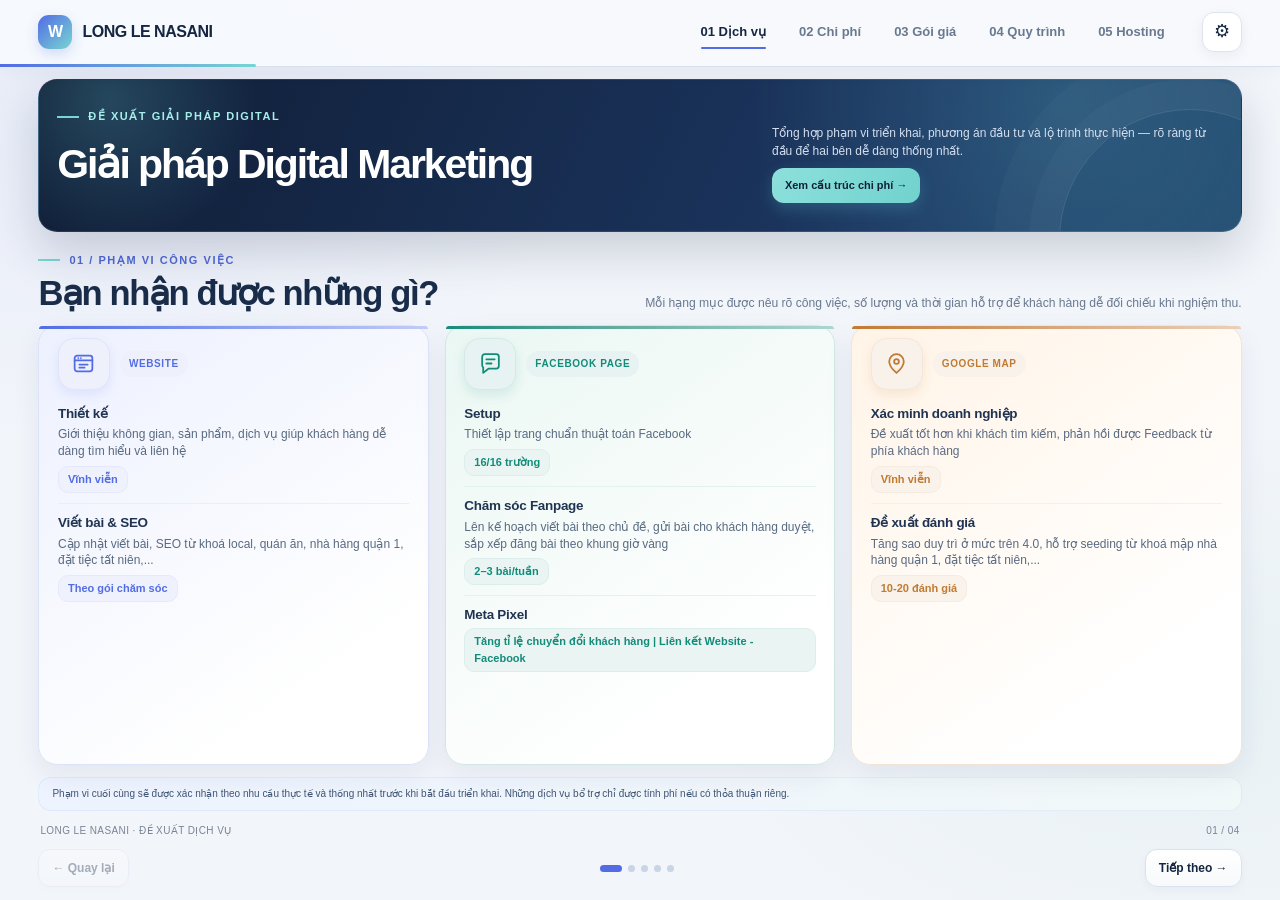
<file: modules/presentation/fnb_quote_presentation-3.html>
<!doctype html>
<html lang="vi" class="presentation-document">
<head>
<meta charset="utf-8">
<meta name="viewport" content="width=device-width, initial-scale=1">
<meta name="theme-color" content="#101d35">
<title>Đề xuất giải pháp website | Báo giá</title>
<link rel="stylesheet" href="fnb_quote_presentation-3.css">
<link rel="stylesheet" href="fnb_quote_presentation-themes.css">
<link rel="stylesheet" href="fnb_quote_presentation-hosting.css">
</head>
<body class="presentation-page">
<header class="topbar">
  <nav class="nav">
    <div class="brand"><div class="brandmark">W</div><span class="brandname" id="brandName">WEB SOLUTIONS</span></div>
    <div class="navlinks">
      <button class="active" data-go="0">01 <span>Dịch vụ</span></button>
      <button data-go="1">02 <span>Chi phí</span></button>
      <button data-go="2">03 <span>Gói giá</span></button>
      <button data-go="3">04 <span>Quy trình</span></button>
      <button data-go="4">05 <span>Hosting</span></button>
    </div>
    <button class="gear" id="openEditor" title="Chỉnh sửa nội dung" aria-label="Chỉnh sửa">⚙</button>
  </nav>
  <div class="progress"><i id="progressBar"></i></div>
</header>
<main class="presentation-main">
<p id="loadError" class="load-error" role="alert" hidden></p>
<section class="slide active service-slide" id="slide0">
  <div class="hero service-hero">
    <div class="hero-content">
      <div class="eyebrow">ĐỀ XUẤT GIẢI PHÁP DIGITAL</div>
      <h1 id="heroTitle">Giải pháp website<br>cho thương hiệu F&amp;B</h1>
      <div class="hero-side"><p class="lead" id="heroDesc"></p>
        <div class="hero-actions"><button class="btn btn-primary" data-go="1">Xem cấu trúc chi phí →</button></div>
      </div>
    </div>
  </div>
  <div class="section-intro service-intro"><div><div class="eyebrow">01 / PHẠM VI CÔNG VIỆC</div><h2>Bạn nhận được những gì?</h2></div><p id="scopeIntro"></p></div>
  <div id="scopeGroups" class="service-grid"></div>
  <div class="note service-note">Phạm vi cuối cùng sẽ được xác nhận theo nhu cầu thực tế và thống nhất trước khi bắt đầu triển khai. Những dịch vụ bổ trợ chỉ được tính phí nếu có thỏa thuận riêng.</div>
  <div class="footer presentation-footer"><span id="footerBrand">WEB SOLUTIONS · ĐỀ XUẤT DỊCH VỤ</span><span>01 / 04</span></div>
</section>
<section class="slide cost-slide" id="slide1">
  <div class="section-intro cost-intro">
    <div><div class="eyebrow">CẤU TRÚC CHI PHÍ WEBSITE</div><h2>CHI PHÍ WEBSITE GỒM 2 PHẦN</h2></div>
    <p>Để website được xây dựng và vận hành ổn định, chi phí sẽ được chia thành hai nhóm riêng biệt.</p>
  </div>
  <div class="cost-grid">
    <article class="cost-card cost-design">
      <div class="cost-card-head">
        <span class="iconbox" aria-hidden="true">
          <svg viewBox="0 0 24 24" fill="none"><rect x="3" y="4" width="18" height="13" rx="2" stroke="currentColor" stroke-width="1.7"/><path d="M8 21h8m-4-4v4M7 8h10M7 11h6" stroke="currentColor" stroke-width="1.7" stroke-linecap="round"/></svg>
        </span>
        <span class="cost-number">01</span>
      </div>
      <h3>THIẾT KẾ &amp; XÂY DỰNG</h3>
      <p class="cost-type">Khoản đầu tư ban đầu</p>
      <p class="cost-description">Chi phí cho quá trình thiết kế, xây dựng và hoàn thiện website theo nhu cầu kinh doanh.</p>
      <p class="cost-emphasis">Đây là khoản phí đầu tư ban đầu, không phải phí định kỳ.</p>
    </article>
    <article class="cost-card cost-maintenance">
      <div class="cost-card-head">
        <span class="iconbox" aria-hidden="true">
          <svg viewBox="0 0 24 24" fill="none"><path d="M20 7v5h-5M4 17v-5h5" stroke="currentColor" stroke-width="1.7" stroke-linecap="round" stroke-linejoin="round"/><path d="M6.1 9a7 7 0 0 1 11.6-2L20 12M4 12l2.3 5a7 7 0 0 0 11.6-2" stroke="currentColor" stroke-width="1.7" stroke-linecap="round" stroke-linejoin="round"/></svg>
        </span>
        <span class="cost-number">02</span>
      </div>
      <h3>GIA HẠN &amp; DUY TRÌ</h3>
      <p class="cost-type">Khoản chi phí định kỳ</p>
      <p class="cost-description">Phục vụ việc duy trì các dịch vụ và tài nguyên cần thiết để website tiếp tục hoạt động.</p>
      <p class="cost-emphasis">Chi phí được trao đổi và xác nhận theo nhu cầu thực tế.</p>
    </article>
  </div>
  <div class="cost-next">
    <div><div class="eyebrow">TIẾP THEO: LỰA CHỌN GÓI THIẾT KẾ WEBSITE</div><p>Khám phá 3 phương án phù hợp với nhu cầu kinh doanh của bạn.</p></div>
    <button class="btn btn-primary" data-go="2">XEM 3 GÓI DỊCH VỤ →</button>
  </div>
  <div class="footer presentation-footer"><span id="footerBrandCost">WEB SOLUTIONS · CẤU TRÚC CHI PHÍ WEBSITE</span><span>02 / 04</span></div>
</section>
<section class="slide pricing-slide" id="slide2">
  <div class="section-intro pricing-intro"><div><div class="eyebrow" id="pricingEyebrow">03 / CHI PHÍ THIẾT KẾ</div><h2 id="pricingTitle">Chọn phương án phù hợp với mục tiêu</h2></div><p id="pricingDescription">Ba gói thiết kế website với phạm vi khác nhau. Giá ở phần này là phí thiết kế; tên miền và hosting là các khoản chi phí riêng.</p></div>
  <div class="pricing-tabs" id="pricingTabs" role="tablist" aria-label="Danh mục website">
    <button class="pricing-tab active" id="designTab" type="button" role="tab" aria-selected="true" aria-controls="designPricingView" data-pricing-category="design">Gói thiết kế</button>
    <button class="pricing-tab" id="webPackageTab" type="button" role="tab" aria-selected="false" aria-controls="preDesignedPricingView" data-pricing-category="preDesigned" hidden>Web gói</button>
  </div>
  <div id="designPricingView" class="pricing-view" role="tabpanel" aria-labelledby="designTab">
    <div class="grid" id="priceCards"></div>
    <div class="extras">
      <div class="extra"><div class="iconbox" aria-hidden="true"><svg viewBox="0 0 24 24" fill="none"><circle cx="12" cy="12" r="9" stroke="currentColor" stroke-width="1.7"/><path d="M3.5 12h17M12 3c2.2 2.4 3.2 5.4 3.2 9s-1 6.6-3.2 9c-2.2-2.4-3.2-5.4-3.2-9S9.8 5.4 12 3Z" stroke="currentColor" stroke-width="1.5"/></svg></div><div><h3>Tên miền (Domain)</h3><p>Chi phí riêng để sử dụng địa chỉ website của doanh nghiệp. Sẽ tư vấn lựa chọn phù hợp ở bước triển khai.</p></div></div>
      <div class="extra"><div class="iconbox" aria-hidden="true"><svg viewBox="0 0 24 24" fill="none"><rect x="4" y="3.5" width="16" height="7" rx="2" stroke="currentColor" stroke-width="1.7"/><rect x="4" y="13.5" width="16" height="7" rx="2" stroke="currentColor" stroke-width="1.7"/><path d="M7.5 7h.01M7.5 17h.01M11 7h5M11 17h5" stroke="currentColor" stroke-width="1.7" stroke-linecap="round"/></svg></div><div><h3>Hosting</h3><p>Chi phí riêng cho dịch vụ lưu trữ và vận hành website. Cấu hình sẽ được đề xuất theo nhu cầu thực tế.</p></div></div>
    </div>
    <div class="note">Domain và hosting chưa cộng vào giá thiết kế trong bảng này. Chi phí cụ thể sẽ được trao đổi và xác nhận ở giai đoạn triển khai.</div>
  </div>
  <div id="preDesignedPricingView" class="pricing-view" role="tabpanel" aria-labelledby="webPackageTab" hidden>
    <div class="web-package-position">
      <span class="tag">WEBSITE CÓ SẴN</span>
      <p>Website thiết kế sẵn – triển khai nhanh – tối ưu chi phí.</p>
    </div>
    <div class="grid web-package-grid" id="preDesignedPackageCards"></div>
  </div>
  <div class="footer presentation-footer"><span id="footerBrand2">WEB SOLUTIONS · BÁO GIÁ THIẾT KẾ WEBSITE</span><span>03 / 04</span></div>
</section>
<section class="slide process-slide" id="slide3">
  <div class="section-intro process-intro"><div><div class="eyebrow">04 / LỘ TRÌNH THỰC HIỆN</div><h2>Quy trình rõ ràng. Tiến độ minh bạch.</h2></div><p>Từng giai đoạn có đầu việc, mốc thời gian và điều kiện thanh toán để hai bên chủ động phối hợp.</p></div>
  <div class="process process-steps" id="processSteps"></div>
  <div class="payment">
    <div class="paytop"><div><h3>Tiến độ thanh toán 3 đợt</h3><p id="payPkgLine"></p></div><div class="pills" id="payPills"></div></div>
    <div class="payrow" id="paymentRows"></div>
    <div class="paytotal"><span>Tổng 3 đợt (phí thiết kế website)</span><strong id="payTotal"></strong></div>
    <div class="paywarn" id="payWarn"></div>
  </div>
  <div class="note process-note" id="processNote"></div>
  <div class="footer presentation-footer"><span id="footerBrand3">WEB SOLUTIONS · LỘ TRÌNH TRIỂN KHAI</span><span>04 / 04</span></div>
</section>
<section class="slide hosting-slide" id="slide4">
  <div class="section-intro hosting-screen-intro">
    <div><div class="eyebrow">05 / BẢNG GIÁ HOSTING</div><h2>Chọn gói Hosting phù hợp</h2></div>
    <p>Bảng giá lưu trữ website theo dung lượng và tài nguyên thực tế. Chọn từng gói để xem quyền lợi chăm sóc website áp dụng.</p>
  </div>
  <section class="hosting-explorer" aria-labelledby="hostingExplorerTitle">
    <div class="hosting-explorer-heading">
      <div>
        <div class="eyebrow">CHI PHÍ DUY TRÌ</div>
        <h2 id="hostingExplorerTitle">Hosting</h2>
        <p>Chọn nhóm và gói Hosting để xem thông số hoặc quyền lợi chăm sóc.</p>
      </div>
      <button class="controlbtn hosting-edit-button" id="openHostingEditor" type="button">Chỉnh sửa bảng giá</button>
    </div>
    <div id="hostingDisplay" class="hosting-display" role="region" aria-live="polite"></div>
    <p class="hosting-data-status" id="hostingDataStatus" role="status" aria-live="polite"></p>
  </section>
  <div class="footer presentation-footer"><span id="footerBrandHosting">WEB SOLUTIONS · BẢNG GIÁ HOSTING</span><span>05 / 05</span></div>
</section>
<div class="controls"><button class="controlbtn" id="prevBtn">← Quay lại</button><div class="dots"><span class="dot active"></span><span class="dot"></span><span class="dot"></span><span class="dot"></span><span class="dot"></span></div><button class="controlbtn" id="nextBtn">Tiếp theo →</button></div>
</main>
<div class="overlay" id="editorOverlay">
  <div class="panel">
    <div class="panelhead"><div><div class="eyebrow">TÙY CHỈNH TẠI CHỖ</div><h2>Chỉnh sửa nội dung báo giá</h2></div><button class="close" id="closeEditor" aria-label="Đóng">×</button></div>
    <p class="help">Chỉnh sửa theo từng nhóm. Bản lưu trong trình duyệt này chỉ áp dụng trên thiết bị hiện tại; bấm “Xuất JSON” để tải dữ liệu cập nhật và tự tải lên GitHub.</p>
    <div id="dataStatus" class="data-status" role="status" aria-live="polite"></div>
    <fieldset class="theme-switcher">
      <legend>Giao diện trình bày</legend>
      <p>Chỉ thay đổi cách hiển thị. Nội dung báo giá và file JSON không bị ảnh hưởng.</p>
      <div class="theme-options" id="themeOptions">
        <label class="theme-option">
          <input type="radio" name="presentation-theme" value="default">
          <span class="theme-preview theme-preview-default" aria-hidden="true"></span>
          <span><strong>Default</strong><small>Giao diện hiện tại</small></span>
        </label>
        <label class="theme-option">
          <input type="radio" name="presentation-theme" value="verdelo-inspired">
          <span class="theme-preview theme-preview-verdelo" aria-hidden="true"></span>
          <span><strong>Verdelo Inspired</strong><small>Xanh rừng &amp; mint</small></span>
        </label>
      </div>
      <p class="theme-status" id="themeStatus" role="status" aria-live="polite"></p>
    </fieldset>
    <div class="editor-layout">
      <nav id="editorNav" class="editor-nav" aria-label="Nhóm nội dung chỉnh sửa"></nav>
      <section id="editorContent" class="editor-content" aria-live="polite"></section>
    </div>
    <div class="panelactions">
      <button class="controlbtn" id="resetBtn">Khôi phục nội dung mẫu</button>
      <div class="editor-actions">
        <button class="controlbtn" id="printBtn">In / Lưu PDF</button>
        <button class="controlbtn" id="cancelBtn">Hủy</button>
        <button class="controlbtn" id="exportBtn">Xuất JSON</button>
        <button class="btn btn-primary" id="saveBtn">Lưu chỉnh sửa</button>
      </div>
    </div>
  </div>
</div>
<div class="hosting-editor-overlay" id="hostingEditorOverlay" aria-hidden="true">
  <section class="hosting-editor-dialog" role="dialog" aria-modal="true" aria-labelledby="hostingEditorTitle" tabindex="-1">
    <header class="hosting-editor-header">
      <div><div class="eyebrow">QUẢN LÝ DỮ LIỆU DUY TRÌ</div><h2 id="hostingEditorTitle">Chỉnh sửa bảng giá Hosting</h2></div>
      <button class="close" id="closeHostingEditor" type="button" aria-label="Đóng trình chỉnh sửa">×</button>
    </header>
    <div class="hosting-editor-actions">
      <p id="hostingEditorStatus" role="status" aria-live="polite">Thay đổi chỉ lưu trong trình duyệt này cho đến khi xuất file dữ liệu.</p>
      <div>
        <button class="controlbtn" id="importHostingData" type="button">Nhập dữ liệu</button>
        <button class="controlbtn" id="exportHostingData" type="button">Xuất dữ liệu</button>
        <button class="controlbtn" id="resetHostingData" type="button">Khôi phục mặc định</button>
      </div>
    </div>
    <div class="hosting-editor-layout">
      <nav class="hosting-editor-nav" id="hostingEditorNav" aria-label="Mục chỉnh sửa bảng giá"></nav>
      <div class="hosting-editor-content" id="hostingEditorContent"></div>
    </div>
    <footer class="hosting-editor-footer">
      <span>Dữ liệu mặc định được cập nhật bằng cách thay hosting-data.json trong repository.</span>
      <div>
        <button class="controlbtn" id="cancelHostingEditor" type="button">Hủy</button>
        <button class="btn btn-primary" id="saveHostingEditor" type="button">Lưu thay đổi</button>
      </div>
    </footer>
    <input id="hostingImportFile" type="file" accept="application/json,.json" hidden>
  </section>
</div>
<div class="overlay demo-overlay" id="demoOverlay" aria-hidden="true">
  <section class="demo-dialog" role="dialog" aria-modal="true" aria-labelledby="demoTitle" tabindex="-1">
    <div class="demo-header">
      <div><div class="eyebrow">MINH HỌA TÍNH NĂNG</div><h2 id="demoTitle"></h2></div>
      <button class="close" id="closeDemo" type="button" aria-label="Đóng minh họa">×</button>
    </div>
    <div id="demoContent" class="demo-content"></div>
  </section>
</div>
<div class="hosting-care-modal-overlay" id="hostingCareModal" aria-hidden="true">
  <section class="hosting-care-modal" role="dialog" aria-modal="true" aria-labelledby="hostingCareModalTitle" tabindex="-1">
    <header class="hosting-care-modal-header">
      <div>
        <div class="eyebrow">QUYỀN LỢI DUY TRÌ WEBSITE</div>
        <h2 id="hostingCareModalTitle">Chăm sóc website</h2>
        <p id="hostingCareModalSummary"></p>
      </div>
      <button class="close" id="closeHostingCareModal" type="button" aria-label="Đóng quyền lợi chăm sóc">×</button>
    </header>
    <div class="hosting-care-modal-content" id="hostingCareModalContent"></div>
  </section>
</div>
<div class="toast" id="toast"></div>
<script src="fnb_quote_presentation-3.js"></script>
<script src="fnb_quote_presentation-hosting.js"></script>
</body>
</html>
</file>
<file: modules/_template/css/style.css>
:root {
  font-family: -apple-system, BlinkMacSystemFont, "Segoe UI", sans-serif;
  color: #17233d;
  background: #f5f7fb;
}
* { box-sizing: border-box; }
body { margin: 0; min-height: 100vh; }
.module-shell { width: min(100% - 36px, 920px); margin: 0 auto; padding: 42px 0; }
.back-link { color: #4776e6; font-size: 12px; font-weight: 700; text-decoration: none; }
.eyebrow { margin: 55px 0 8px; color: #4776e6; font-size: 10px; font-weight: 800; letter-spacing: .15em; }
h1 { margin: 0; color: #101d35; font-size: clamp(30px, 5vw, 44px); letter-spacing: -.04em; }
.description { color: #748097; }
.module-panel { margin-top: 30px; padding: 24px; border: 1px solid #e5eaf2; border-radius: 16px; background: white; }
.module-panel h2 { margin-top: 0; color: #101d35; font-size: 18px; }
.module-panel p { margin-bottom: 0; color: #748097; line-height: 1.6; }
</file>
<file: modules/income/style.css>
:root{font-family:Inter,ui-sans-serif,system-ui,-apple-system,"Segoe UI",Arial,sans-serif;color:#17233d;background:#f5f7fb;font-synthesis:none}*{box-sizing:border-box}body{margin:0}button,input,select{font:inherit}button{cursor:pointer}button:focus-visible,input:focus-visible,select:focus-visible{outline:3px solid #a2bafe;outline-offset:2px}[hidden]{display:none!important}.app-shell{max-width:1480px;margin:auto;padding:0 35px}.topbar{height:88px;display:flex;align-items:center;justify-content:space-between;border-bottom:1px solid #e5eaf2;gap:15px}.brand{display:flex;align-items:center;gap:12px}.brand-icon{display:grid;place-items:center;width:42px;height:42px;border-radius:13px;background:#355be7;color:white;font-size:27px;font-weight:700}.brand strong,.brand small{display:block}.brand strong{font-size:20px;letter-spacing:-.5px}.brand small{color:#7b879e;font-size:12px;margin-top:2px}.header-actions{display:flex;align-items:center;gap:17px}.save-indicator{color:#6d9a7c;font-size:12px}.btn{border:1px solid transparent;border-radius:11px;padding:12px 17px;font-size:13px;font-weight:700;transition:.18s}.btn:hover{filter:brightness(.97);transform:translateY(-1px)}.btn-primary{background:#355be7;color:#fff;box-shadow:0 5px 14px #355be71b}.btn-secondary{background:#fff;border-color:#dfe5f0;color:#354563}.btn-quiet{background:transparent;color:#71809a}.intro{padding:36px 0 27px;display:flex;justify-content:space-between;align-items:end;gap:20px}.eyebrow{font-size:10px;letter-spacing:2.1px;color:#4666d0;font-weight:800;margin:0 0 10px}.intro h1{font-size:clamp(25px,3vw,36px);letter-spacing:-1.3px;margin:0 0 9px}.intro p:last-child,.section-head p,.settings-header p:last-child{color:#7c879b;font-size:13px;margin:0;line-height:1.65}.metrics{display:grid;grid-template-columns:repeat(4,1fr);gap:16px;margin-bottom:22px}.metric{border:1px solid #e7ebf3;border-radius:15px;background:white;padding:22px 22px 19px;display:flex;flex-direction:column;min-height:139px}.metric span{color:#728099;font-size:12px;font-weight:600}.metric strong{font-size:clamp(22px,2vw,29px);letter-spacing:-.8px;margin:13px 0 6px;white-space:nowrap}.metric small{color:#97a1b3;font-size:11px}.metric-primary{background:#355be7;border-color:#355be7;color:#fff;box-shadow:0 8px 20px #355be71c}.metric-primary span,.metric-primary small{color:#dbe5ff}.workspace{display:grid;grid-template-columns:minmax(0,1.7fr) minmax(310px,1fr);gap:22px;align-items:start}.panel{background:#fff;border:1px solid #e7ebf3;border-radius:17px;padding:25px;min-width:0}.section-head{display:flex;justify-content:space-between;align-items:center;gap:14px;margin-bottom:23px}.section-head h2,.settings-header h2{font-size:18px;letter-spacing:-.35px;margin:0 0 5px}.contracts{display:grid;gap:14px}.contract-card{border:1px solid #e5eaf1;border-radius:13px;padding:18px;background:#fff}.contract-header,.contract-title{display:flex;align-items:center}.contract-header{justify-content:space-between;margin-bottom:19px}.contract-title{gap:11px}.contract-number{width:37px;height:37px;border-radius:11px;background:#ecf1ff;color:#4165df;font-size:12px;font-weight:800;display:grid;place-items:center}.contract-title h3{font-size:14px;margin:0 0 4px}.contract-title small,.contract-total small{font-size:11px;color:#97a1b3}.icon-button{border:0;background:#f7f9fc;color:#8d99a9;border-radius:9px;min-width:33px;height:33px}.icon-button:hover{background:#ffeef0;color:#d34558}.form-grid{display:grid;grid-template-columns:1fr 1fr;gap:15px}.field{display:flex;flex-direction:column;gap:9px;font-size:12px;font-weight:700;color:#49566b;min-width:0}.field em{font-style:normal;color:#9ca5b5;font-weight:400}.field select,.input-unit{width:100%;border:1px solid #dfe5ed;border-radius:9px;background:#fff;height:43px;color:#33425a}.field select{padding:0 10px;outline-offset:1px}.input-unit{display:flex;align-items:center;overflow:hidden}.input-unit input{border:0;outline:0;min-width:0;flex:1;width:100%;height:100%;padding:0 11px;color:#17233d}.input-unit:focus-within{outline:2px solid #adc1ff}.input-unit>span{padding:0 11px;color:#9ba6b8;font-size:12px;font-weight:500}.custom-host-field{grid-column:1/-1}.contract-footer{display:flex;align-items:center;gap:18px;border-top:1px dashed #e5eaf2;padding-top:17px;margin-top:19px;flex-wrap:wrap}.check{display:flex;align-items:start;gap:8px;cursor:pointer}.check input{accent-color:#355be7;width:16px;height:16px;margin:2px 0 0}.check b,.check small{display:block}.check b{font-size:11px}.check small{font-size:10px;color:#9ba6b8;margin-top:3px}.contract-total{margin-left:auto;text-align:right}.contract-total strong{display:block;margin-top:4px;color:#355be7;font-size:15px}.btn-add{display:block;width:100%;border:1px dashed #c6d3eb;color:#4768d8;background:#f8faff;margin-top:16px}.tier-banner{display:flex;flex-direction:column;gap:7px;padding:17px;border-radius:12px;background:#eff3ff;margin-bottom:15px}.tier-banner span{color:#7180a6;font-size:11px}.tier-banner strong{font-size:18px;color:#355be7}.tier-banner small{font-size:11px;color:#7180a6}.breakdown{display:grid;gap:17px;padding:10px 0}.breakdown>div:not(.line){display:flex;justify-content:space-between;gap:10px;align-items:center;font-size:12px}.breakdown span{color:#78849a}.breakdown strong{font-size:12px}.breakdown .line{height:1px;background:#e9edf4}.breakdown .final-row strong{font-size:22px;color:#355be7;letter-spacing:-.5px}.breakdown .final-row span{font-weight:800;color:#17233d}.explain{background:#f7f9fc;border-radius:11px;padding:16px;margin:18px 0}.explain strong{font-size:12px;color:#52627c}.explain p{font-size:11px;color:#8894a7;line-height:1.7;margin:8px 0 0}.btn-full{width:100%}footer{font-size:11px;line-height:1.8;color:#98a2b3;padding:23px 0 35px}.settings-dialog{border:0;border-radius:17px;box-shadow:0 24px 80px #14224945;padding:0;width:min(900px,calc(100vw - 22px));max-height:90vh;color:#17233d}.settings-dialog::backdrop{background:#16233f94}.settings-header{padding:25px 28px 18px;display:flex;align-items:start;justify-content:space-between}.settings-header h2{font-size:22px}.settings-tabs{display:flex;border-bottom:1px solid #e9edf4;padding:0 28px;gap:15px}.tab{border:0;border-bottom:2px solid transparent;background:transparent;padding:12px 8px;color:#79869a;font-weight:700;font-size:13px}.tab.active{border-color:#355be7;color:#355be7}.settings-content{padding:22px 28px 16px}.muted{font-size:12px;line-height:1.6;color:#8290a4;margin:0 0 15px}.settings-table-wrap{overflow:auto;max-height:43vh;border:1px solid #e7ebf3;border-radius:10px;margin-bottom:13px}.settings-table{width:100%;border-collapse:collapse;min-width:400px}.settings-table.salary-table{min-width:650px}.settings-table th{background:#f8faff;text-align:left;font-size:11px;color:#7a859b;padding:12px;position:sticky;top:0}.settings-table td{padding:6px 9px;border-top:1px solid #edf0f5}.settings-table input{width:100%;border:1px solid #dfe5ed;border-radius:7px;padding:9px 8px;font-size:12px;min-width:0}.settings-table td:last-child{width:36px}.settings-table .remove-row{border:0;color:#cf6070;background:#fff0f2;border-radius:7px;padding:7px 10px}.settings-error{color:#bd253f;background:#fff0f2;margin:0 28px 10px;padding:11px;border-radius:8px;font-size:12px}.settings-actions{padding:16px 28px 22px;border-top:1px solid #e9edf4;display:flex;align-items:center;justify-content:space-between;gap:10px}.settings-actions>div{display:flex;gap:9px}@media(max-width:1050px){.workspace{grid-template-columns:1fr}.metrics{grid-template-columns:repeat(2,1fr)}}@media(max-width:620px){.app-shell{padding:0 14px}.topbar{height:auto;min-height:78px;flex-wrap:wrap;padding:14px 0}.brand strong{font-size:17px}.brand small{font-size:10px}.header-actions{gap:8px}.header-actions .save-indicator{display:none}.header-actions .btn{padding:10px;font-size:11px}.intro{padding:25px 0 18px;align-items:start;flex-direction:column}.intro h1{font-size:26px}.intro>.btn{padding-left:0}.metrics{gap:9px}.metric{padding:15px 12px;min-height:112px}.metric strong{font-size:19px}.metric span{font-size:11px}.metric small{font-size:10px}.panel{padding:16px}.section-head{align-items:start;flex-direction:column;gap:13px}.section-head .btn{width:100%}.form-grid{grid-template-columns:1fr}.contract-card{padding:14px}.contract-footer{gap:13px}.contract-total{margin-left:0;width:100%;text-align:left}.settings-header{padding:20px}.settings-tabs{padding:0 20px;gap:8px}.tab{font-size:11px}.settings-content{padding:18px 15px}.settings-actions{padding:14px;flex-direction:column-reverse;align-items:stretch}.settings-actions>div{display:flex}.settings-actions .btn{flex:1}.settings-dialog{max-height:95vh}}
</file>
<file: portfolio/fnb/style.css>
body.fnb { --fnb-ink:#2e2a24; --fnb-muted:#70685e; --fnb-paper:#f6f1e8; --fnb-rust:#8a4636; --fnb-olive:#586149; --fnb-line:#d8cfc0; margin:0; background:#faf8f3; color:var(--fnb-ink); font-family:"DM Sans",Arial,sans-serif; -webkit-font-smoothing:antialiased; }
body.fnb *, body.fnb *::before, body.fnb *::after { box-sizing:border-box; }
body.fnb [hidden] { display:none!important; }
body.fnb a { color:inherit; text-decoration:none; }
body.fnb button { font:inherit; }
body.fnb a:focus-visible, body.fnb button:focus-visible { outline:3px solid #a34d38; outline-offset:4px; }
body.fnb section[id] { scroll-margin-top:94px; }
.fnb-header { position:sticky; z-index:20; top:0; display:flex; align-items:center; justify-content:space-between; min-height:78px; padding:0 clamp(22px,6vw,92px); border-bottom:1px solid #e8e1d6; background:rgba(250,248,243,.95); }
.fnb-wordmark { display:flex; align-items:center; gap:11px; font-size:12px; font-weight:700; letter-spacing:.13em; }
.fnb-wordmark small { display:block; margin-top:3px; color:#8d8376; font-size:8px; font-weight:500; letter-spacing:.14em; }
.fnb-monogram { display:grid; width:34px; height:34px; place-items:center; border:1px solid var(--fnb-ink); border-radius:50%; font-family:"Playfair Display",Georgia,serif; font-size:20px; font-weight:500; }
.fnb-nav { display:flex; align-items:center; gap:clamp(14px,3vw,39px); }
.fnb-nav>a, .fnb-staff { color:#665e53; font-size:11px; }
.fnb-nav>a:hover, .fnb-staff:hover { color:var(--fnb-rust); }
.industry-picker { position:relative; }
.industry-toggle { display:flex; align-items:center; gap:13px; padding:10px 0; border:0; background:none; color:inherit; cursor:pointer; font-size:11px; }
.picker-mark { color:var(--fnb-rust); font-size:18px; }
.industry-menu { position:absolute; z-index:30; top:calc(100% + 9px); right:0; width:min(340px,calc(100vw - 32px)); margin:0; padding:7px; list-style:none; border:1px solid #e4dbce; background:#fffdf9; box-shadow:0 18px 38px #4435261c; }
.industry-menu[hidden] { display:none; }
.industry-menu a { position:relative; display:block; padding:12px 13px; }
.industry-menu a:hover, .industry-menu a:focus-visible, .industry-menu a[aria-current=page] { background:#f4eee4; }
.industry-menu a>span { display:block; font-family:"Playfair Display",Georgia,serif; font-size:17px; }
.industry-menu small { display:block; margin-top:3px; color:#857b70; font-size:10px; }
.industry-menu b { position:absolute; top:13px; right:12px; color:var(--fnb-rust); font-size:9px; font-weight:600; }
.fnb-staff { white-space:nowrap; }
.fnb-staff span { margin-right:4px; color:var(--fnb-rust); font-size:16px; }
.fnb-hero { position:relative; display:grid; grid-template-columns:minmax(0,1.04fr) minmax(0,.96fr); align-items:center; min-height:660px; padding:54px clamp(28px,9vw,140px) 68px; overflow:hidden; background:var(--fnb-paper); }
.fnb-hero-copy { position:relative; z-index:1; max-width:620px; padding:20px 0; }
.fnb-kicker { display:flex; align-items:center; gap:10px; color:#756b5e; font-size:9px; font-weight:700; letter-spacing:.18em; }
.fnb-kicker>span { width:27px; height:1px; background:var(--fnb-rust); }
.fnb-hero h1, .fnb-issue h2, .fnb-offer h2, .fnb-work h2, .fnb-process h2, .fnb-contact h2 { margin:24px 0; font-family:"Playfair Display",Georgia,serif; font-size:clamp(45px,6.1vw,80px); font-weight:500; line-height:1.04; letter-spacing:-.045em; }
.fnb-hero h1 em, .fnb-issue h2 em, .fnb-work h2 em { color:var(--fnb-rust); font-weight:500; }
.fnb-lede { max-width:500px; color:#6f675d; font-size:14px; line-height:1.9; }
.fnb-actions { display:flex; align-items:center; gap:22px; margin-top:30px; flex-wrap:wrap; }
.fnb-button { display:inline-flex; align-items:center; gap:20px; min-height:49px; padding:0 19px; background:var(--fnb-rust); color:#fffaf2!important; font-size:11px; transition:background .2s,transform .2s; }
.fnb-button:hover { transform:translateY(-2px); background:#693729; }
.fnb-button span, .fnb-text-link span { font-size:16px; }
.fnb-text-link { color:#655e54; font-size:11px; }
.fnb-caption { margin:40px 0 0; color:#938879; font-size:9px; letter-spacing:.07em; }
.fnb-still-life { position:relative; margin:0 -4vw 0 0; }
.fnb-still-life svg { display:block; width:100%; max-height:570px; }
.fnb-still-life .portfolio-custom-image { display:block; width:100%; max-height:570px; object-fit:cover; }
.portfolio-data-error { margin:0; padding:12px 20px; background:#fff0eb; color:#8a3026; font-size:12px; }
.fnb-still-life figcaption { margin-top:6px; color:#8d8375; text-align:center; font-size:9px; }
.fnb-hero-index { position:absolute; right:clamp(26px,5vw,70px); bottom:27px; color:#8d8375; font-size:9px; letter-spacing:.15em; }
.section-wrap { padding:112px clamp(28px,12vw,180px); }
.fnb-section-label { display:flex; align-items:center; gap:14px; color:#83796c; }
.fnb-section-label>span:first-child { color:var(--fnb-rust); font-family:"Playfair Display",Georgia,serif; font-size:21px; }
.fnb-section-label p, .fnb-section-label>span:last-child { margin:0; font-size:9px; font-weight:700; letter-spacing:.17em; }
.fnb-issue { background:#faf8f3; }
.fnb-issue-heading, .fnb-work-heading { display:grid; grid-template-columns:1.1fr .9fr; align-items:end; gap:40px; margin:37px 0 52px; }
.fnb-issue h2, .fnb-work h2, .fnb-process h2 { margin:0; font-size:clamp(39px,5.2vw,64px); }
.fnb-issue-heading>p, .fnb-work-heading>p { max-width:395px; margin:0 0 6px; color:var(--fnb-muted); font-size:13px; line-height:1.9; }
.fnb-issue-list { display:grid; grid-template-columns:repeat(3,1fr); border-top:1px solid var(--fnb-line); }
.fnb-issue-list article { min-height:192px; padding:24px 26px 8px 0; }
.fnb-issue-list article+article { padding-left:26px; border-left:1px solid var(--fnb-line); }
.fnb-issue-list article>span { color:var(--fnb-rust); font-size:10px; }
.fnb-issue-list h3 { margin:26px 0 9px; font-family:"Playfair Display",Georgia,serif; font-size:20px; font-weight:500; }
.fnb-issue-list p { max-width:290px; margin:0; color:var(--fnb-muted); font-size:11px; line-height:1.8; }
.fnb-offer { position:relative; overflow:hidden; padding:102px clamp(28px,12vw,180px); background:#323c32; color:#f7f0e5; }
.fnb-offer .fnb-section-label { color:#c0b9a7; }
.fnb-offer .fnb-section-label>span:first-child { color:#d5a78c; }
.fnb-offer h2 { margin:30px 0 15px; font-size:clamp(49px,6vw,74px); }
.fnb-offer-intro { max-width:460px; margin:0; color:#d1d1c5; font-size:12px; line-height:1.9; }
.fnb-journeys { display:grid; grid-template-columns:1fr 1fr; gap:17px; margin:42px 0 27px; }
.fnb-journey { min-height:270px; padding:25px 28px; border-top:2px solid #d5a78c; background:#ffffff0b; }
.fnb-event { border-color:#c8bd90; }
.journey-tag { display:flex; justify-content:space-between; gap:10px; margin:0; color:#d0c8b7; font-size:8px; letter-spacing:.12em; }
.journey-tag span { color:#e4b89c; }
.fnb-journey h3 { margin:29px 0 15px; color:#fff7e9; font-family:"Playfair Display",Georgia,serif; font-size:27px; font-weight:500; }
.fnb-journey ol { display:flex; gap:0; margin:0; padding:0; list-style:none; }
.fnb-journey li { flex:1; padding-right:11px; color:#e1dbcf; font-size:10px; line-height:1.6; }
.fnb-journey li+li { padding-left:12px; border-left:1px solid #ffffff30; }
.journey-end { margin:26px 0 0; color:#c5b49f; font-size:9px; }
.fnb-link-light { display:inline-flex; gap:12px; color:#ead3bf!important; font-size:10px; }
.fnb-menu-mark { position:absolute; top:86px; right:7vw; display:flex; flex-direction:column; gap:8px; color:#ffffff38; font-family:"Playfair Display",Georgia,serif; font-size:13px; }
.fnb-menu-mark span { margin-bottom:7px; color:#dfc7ab; font-size:9px; letter-spacing:.15em; }
.fnb-menu-mark i { font-style:normal; }
.fnb-work { background:#f2ece1; }
.fnb-work-heading { margin-top:35px; }
.fnb .project-list { display:grid; grid-template-columns:repeat(2,minmax(0,1fr)); gap:18px; }
.fnb .project-status { padding:24px 27px; border:1px dashed #bfb3a1; color:#74695b; font-size:12px; line-height:1.8; }
.fnb .project-status[data-state=error] { border-color:#a23f32; color:#a23f32; }
.fnb .project-card { padding:25px; background:#fffdf8; }
.fnb .project-card img { width:100%; max-height:260px; object-fit:cover; }
.fnb .project-card img+img { margin-top:10px; }
.fnb .project-eyebrow { color:var(--fnb-rust); font-size:9px; letter-spacing:.12em; text-transform:uppercase; }
.fnb .project-card h3 { font-family:"Playfair Display",Georgia,serif; font-size:24px; }
.fnb .project-card p, .fnb .project-conversion { color:var(--fnb-muted); font-size:12px; line-height:1.8; }
.fnb .project-result { font-weight:700; }
.fnb .project-card>a { color:var(--fnb-rust); font-size:11px; }
.fnb .portfolio-section-image { margin:20px 0; }
.fnb .portfolio-section-image img { display:block; width:100%; max-height:430px; object-fit:cover; }
.fnb-thinking { padding:100px 24px; background:#dbd0c0; }
.fnb-thinking-inner { width:min(800px,100%); margin:auto; }
.fnb-thinking blockquote { margin:45px 0 34px; font-family:"Playfair Display",Georgia,serif; font-size:clamp(34px,5vw,59px); line-height:1.2; }
.fnb-thinking blockquote em { color:var(--fnb-rust); font-weight:500; }
.fnb-thinking-note { display:flex; align-items:start; gap:22px; max-width:530px; margin-left:auto; }
.fnb-thinking-note span { padding-top:4px; color:var(--fnb-rust); font-size:9px; letter-spacing:.12em; white-space:nowrap; }
.fnb-thinking-note p { margin:0; color:#625a50; font-size:12px; line-height:1.8; }
.fnb-process h2 { margin:32px 0 47px; }
.fnb-steps { display:grid; grid-template-columns:repeat(3,1fr); border-top:1px solid var(--fnb-line); }
.fnb-steps article { padding:22px 24px 0 0; }
.fnb-steps article+article { padding-left:24px; border-left:1px solid var(--fnb-line); }
.fnb-steps article>span { color:var(--fnb-rust); font-family:"Playfair Display",Georgia,serif; font-size:21px; }
.fnb-steps h3 { margin:25px 0 9px; font-family:"Playfair Display",Georgia,serif; font-size:19px; font-weight:500; }
.fnb-steps p { color:var(--fnb-muted); font-size:11px; line-height:1.8; }
.fnb-contact { display:flex; align-items:center; justify-content:space-between; gap:35px; padding:74px clamp(28px,12vw,180px); background:#e9dfd0; }
.fnb-contact h2 { margin:20px 0 12px; font-size:clamp(38px,5vw,59px); }
.contact-placeholder { margin:0; color:#756c60; font-size:10px; }
.fnb-contact-action { min-width:155px; padding:17px; border:1px solid #ad8b70; color:var(--fnb-rust); font-size:11px; line-height:1.8; }
.fnb-contact-action span { color:#766c60; font-size:9px; }
.fnb-contact a.fnb-contact-action { display:block; }
.fnb-footer { display:flex; justify-content:space-between; align-items:center; gap:18px; min-height:72px; padding:14px clamp(28px,6vw,92px); background:#292c25; color:#e7dfd1; font-size:9px; }
.fnb-footer-name { font-family:"Playfair Display",Georgia,serif; font-size:17px; letter-spacing:.1em; }
.fnb-footer>a:last-child { color:#d8b89d; }

@media (max-width:760px) {
  .fnb-header { min-height:68px; padding:0 18px; }
  .fnb-nav { gap:15px; }
  .fnb-nav>a { display:none; }
  .fnb-staff { font-size:10px; }
  .fnb-hero { grid-template-columns:1fr; min-height:0; padding:65px 25px 62px; }
  .fnb-hero-copy { max-width:620px; }
  .fnb-hero h1 { font-size:clamp(43px,10vw,68px); }
  .fnb-still-life { width:min(100%,520px); margin:30px auto 0; }
  .fnb-still-life svg, .fnb-still-life .portfolio-custom-image { max-height:430px; }
  .fnb-hero-index { bottom:20px; }
  .section-wrap { padding:77px 26px; }
  .fnb-issue-heading, .fnb-work-heading { grid-template-columns:1fr; gap:18px; margin:25px 0 35px; }
  .fnb-issue-list { grid-template-columns:1fr; }
  .fnb-issue-list article, .fnb-issue-list article+article { min-height:0; padding:19px 0; border-left:0; }
  .fnb-issue-list article+article { border-top:1px solid var(--fnb-line); }
  .fnb-issue-list h3 { margin:12px 0 5px; }
  .fnb-offer { padding:76px 26px; }
  .fnb-menu-mark { top:38px; right:27px; }
  .fnb-journeys { grid-template-columns:1fr; }
  .fnb-journey { min-height:0; }
  .fnb .project-list { grid-template-columns:1fr; }
  .fnb-process h2 { margin-bottom:32px; }
  .fnb-steps { grid-template-columns:1fr; }
  .fnb-steps article, .fnb-steps article+article { padding:18px 0; border-left:0; border-bottom:1px solid var(--fnb-line); }
  .fnb-steps h3 { margin:12px 0 6px; }
  .fnb-contact { align-items:flex-start; flex-direction:column; padding:60px 26px; }
}
@media (max-width:420px) {
  .fnb-wordmark { font-size:10px; }
  .fnb-wordmark small { font-size:7px; }
  .fnb-monogram { width:31px; height:31px; }
  .industry-toggle { font-size:10px; }
  .fnb-hero { padding-right:20px; padding-left:20px; }
  .fnb-actions { align-items:flex-start; flex-direction:column; gap:15px; }
  .fnb-journey { padding:21px 18px; }
  .fnb-journey ol { flex-direction:column; gap:9px; }
  .fnb-journey li+li { padding-left:0; border-left:0; }
  .fnb-footer { flex-wrap:wrap; font-size:8px; }
}
@media (prefers-reduced-motion:reduce) {
  body.fnb *, body.fnb *::before, body.fnb *::after { scroll-behavior:auto!important; transition-duration:.01ms!important; animation-duration:.01ms!important; }
}
</file>
<file: portfolio/karaoke/style.css>
body.karaoke { --karaoke-ink:#f3f0f8; --karaoke-muted:#aaa5b7; --karaoke-bg:#111019; --karaoke-panel:#191722; --karaoke-line:#373342; --karaoke-pink:#ff5796; --karaoke-lime:#def05e; margin:0; background:var(--karaoke-bg); color:var(--karaoke-ink); font-family:"DM Sans",Arial,sans-serif; -webkit-font-smoothing:antialiased; }
body.karaoke *, body.karaoke *::before, body.karaoke *::after { box-sizing:border-box; }
body.karaoke [hidden] { display:none!important; }
body.karaoke a { color:inherit; text-decoration:none; }
body.karaoke button { font:inherit; }
body.karaoke a:focus-visible, body.karaoke button:focus-visible { outline:3px solid var(--karaoke-lime); outline-offset:4px; }
body.karaoke section[id] { scroll-margin-top:88px; }
.karaoke-header { position:sticky; z-index:20; top:0; display:flex; align-items:center; justify-content:space-between; min-height:72px; padding:0 clamp(21px,6vw,88px); border-bottom:1px solid #ffffff14; background:#111019f5; }
.karaoke-wordmark { display:flex; align-items:center; gap:10px; font-size:10px; font-weight:700; letter-spacing:.15em; }
.karaoke-mark { display:grid; width:34px; height:34px; place-items:center; border:1px solid #645d75; border-radius:50%; font-family:"Barlow Condensed",sans-serif; font-size:22px; }
.karaoke-mark>span, .karaoke-footer>a span { color:var(--karaoke-pink); }
.karaoke-wordmark small { display:block; margin-top:3px; color:#a29cac; font-size:7px; font-weight:400; letter-spacing:.14em; }
.karaoke-header-tools { display:flex; align-items:center; gap:27px; }
.karaoke .industry-toggle { display:flex; align-items:center; gap:9px; padding:10px 0; border:0; background:none; color:#e8e4ed; cursor:pointer; font-size:9px; letter-spacing:.1em; }
.menu-dot { width:7px; height:7px; border-radius:50%; background:var(--karaoke-lime); }
.karaoke-staff { color:#a9a4b4; font-size:8px; letter-spacing:.1em; }
.karaoke-staff span { color:var(--karaoke-lime); }
.karaoke .industry-menu { position:absolute; z-index:30; top:calc(100% + 8px); right:0; width:min(340px,calc(100vw - 28px)); margin:0; padding:7px; list-style:none; border:1px solid #4a4557; background:#201e29; box-shadow:0 18px 48px #0008; }
.karaoke .industry-menu[hidden] { display:none; }
.karaoke .industry-menu a { position:relative; display:block; padding:12px; }
.karaoke .industry-menu a:hover, .karaoke .industry-menu a:focus-visible, .karaoke .industry-menu a[aria-current=page] { background:#32303c; }
.karaoke .industry-menu a>span { display:block; font-family:"Barlow Condensed",sans-serif; font-size:20px; letter-spacing:.03em; }
.karaoke .industry-menu small { display:block; margin-top:3px; color:#b3adbb; font-size:9px; }
.karaoke .industry-menu b { position:absolute; top:14px; right:12px; color:var(--karaoke-lime); font-size:8px; font-weight:600; }
.karaoke-hero { position:relative; display:grid; grid-template-columns:minmax(330px,.9fr) minmax(0,1.1fr); align-items:center; min-height:680px; padding:45px clamp(28px,8vw,112px) 72px; overflow:hidden; background:radial-gradient(ellipse at 76% 48%,#3a234a 0,transparent 37%),#111019; }
.karaoke-hero-copy { position:relative; z-index:2; padding:15px 0; }
.karaoke-kicker, .karaoke-index { color:#b1abba; font-size:8px; font-weight:600; letter-spacing:.18em; }
.karaoke-kicker>span { display:inline-block; margin-right:9px; color:var(--karaoke-lime); font-family:"Barlow Condensed",sans-serif; font-size:17px; vertical-align:middle; }
.karaoke-hero h1 { margin:30px 0 20px; font-family:"Barlow Condensed",Impact,sans-serif; font-size:clamp(76px,10vw,128px); font-weight:700; line-height:.79; letter-spacing:-.035em; }
.karaoke-hero h1 em { color:var(--karaoke-pink); font-style:normal; }
.karaoke-lede { max-width:400px; color:#b1acbb; font-size:12px; line-height:1.9; }
.karaoke-cta { display:inline-flex; align-items:center; gap:25px; margin-top:20px; padding:14px 17px; background:var(--karaoke-lime); color:#17151e!important; font-size:8px; font-weight:700; letter-spacing:.1em; transition:transform .2s; }
.karaoke-cta:hover { transform:translateY(-2px); }
.karaoke-cta span { font-size:16px; }
.karaoke-side-label { display:block; margin-top:36px; color:#7d7889; font-size:7px; letter-spacing:.18em; }
.karaoke-scene { position:relative; width:min(100%,650px); justify-self:end; margin:0 -5vw 0 -35px; }
.karaoke-scene svg { display:block; width:100%; }
.karaoke-scene .portfolio-custom-image { display:block; width:100%; max-height:620px; object-fit:cover; }
.portfolio-data-error { margin:0; padding:12px 20px; background:#3c222d; color:#ffd2df; font-size:12px; }
.karaoke-scene figcaption { margin-top:2px; color:#807a8a; text-align:center; font-size:8px; }
.scene-stamp { position:absolute; top:13%; right:5%; display:grid; width:73px; height:73px; align-content:center; border:1px solid #dff05e8a; border-radius:50%; color:var(--karaoke-lime); text-align:center; font-family:"Barlow Condensed",sans-serif; font-size:13px; line-height:1; letter-spacing:.1em; transform:rotate(12deg); }
.karaoke-scroll { position:absolute; right:clamp(24px,6vw,85px); bottom:24px; display:flex; align-items:center; gap:13px; color:#a7a1b1; font-size:7px; letter-spacing:.14em; }
.karaoke-scroll i { color:var(--karaoke-lime); font-size:15px; font-style:normal; }
.karaoke-room { position:relative; padding:94px clamp(28px,10vw,140px) 78px; background:#f0edf3; color:#1e1b26; }
.karaoke-section-intro { display:grid; grid-template-columns:1.1fr .9fr; align-items:end; gap:20px 40px; }
.karaoke-section-intro .karaoke-index { grid-column:1/-1; margin:0; color:#696472; }
.karaoke-section-intro h2, .karaoke-flow h2, .karaoke-work h2, .karaoke-process h2, .karaoke-contact h2 { margin:10px 0 0; font-family:"Barlow Condensed",Impact,sans-serif; font-size:clamp(52px,7vw,84px); font-weight:600; line-height:.93; letter-spacing:-.02em; text-transform:uppercase; }
.karaoke-section-intro>p { max-width:360px; margin:0 0 5px; color:#66616d; font-size:11px; line-height:1.9; }
.room-specimen { display:grid; grid-template-columns:1.05fr .95fr; margin-top:43px; background:#201d28; color:#f2eef6; }
.room-window { position:relative; min-height:340px; overflow:hidden; background:linear-gradient(150deg,#483451 0%,#251f33 55%,#16151e 100%); }
.room-window::before { position:absolute; inset:12% 13%; border:1px solid #ffffff30; content:""; }
.room-window::after { position:absolute; right:0; bottom:0; left:0; height:25%; background:linear-gradient(0deg,#ff57965e,transparent); content:""; }
.room-window>span { position:absolute; z-index:1; top:18%; left:18%; color:#ddd6e5; font-size:8px; letter-spacing:.16em; }
.room-window>i { position:absolute; z-index:1; top:28%; bottom:22%; left:37%; width:1px; background:#dbb1e06b; }
.room-window>i+i { left:63%; }
.room-window>b { position:absolute; z-index:1; right:19%; bottom:28%; color:#deed6d; font-family:"Barlow Condensed",sans-serif; font-size:31px; line-height:.9; letter-spacing:.04em; }
.room-specimen-copy { padding:43px clamp(24px,5vw,65px); }
.room-specimen-copy>span { color:#c3b9cc; font-size:8px; letter-spacing:.16em; }
.room-specimen-copy h3 { margin:18px 0 24px; font-family:"Barlow Condensed",sans-serif; font-size:43px; font-weight:600; line-height:.93; text-transform:uppercase; }
.room-specimen-copy ul { margin:0; padding:0; list-style:none; }
.room-specimen-copy li { padding:11px 0; border-top:1px solid #ffffff22; color:#ddd8e2; font-size:10px; }
.karaoke-stepsline { display:flex; align-items:center; gap:16px; margin-top:24px; color:#77717f; font-size:7px; letter-spacing:.13em; }
.karaoke-stepsline i { flex:1; height:1px; background:#c5bfca; }
.karaoke-flow { padding:102px clamp(28px,12vw,170px); background:#1b1924; }
.karaoke-flow>.karaoke-index, .karaoke-work .karaoke-index, .karaoke-process>.karaoke-index { color:#b5aebe; }
.karaoke-flow h2 { margin:24px 0 40px; font-size:clamp(52px,7vw,86px); }
.karaoke-flow h2 em, .karaoke-work h2 em, .karaoke-process h2 em { color:var(--karaoke-pink); font-style:normal; }
.karaoke-flow-items { display:grid; grid-template-columns:repeat(3,1fr); gap:23px; padding-top:22px; border-top:1px solid #ffffff28; }
.karaoke-flow-items article>b { color:var(--karaoke-lime); font-family:"Barlow Condensed",sans-serif; font-size:20px; }
.karaoke-flow-items h3 { margin:17px 0 6px; font-family:"Barlow Condensed",sans-serif; font-size:24px; font-weight:600; text-transform:uppercase; }
.karaoke-flow-items p { max-width:250px; margin:0; color:#aaa4b4; font-size:10px; line-height:1.8; }
.karaoke-outline { display:inline-flex; align-items:center; gap:25px; margin-top:38px; padding:13px 15px; border:1px solid #777080; color:#f2eef6!important; font-size:8px; letter-spacing:.1em; }
.karaoke-outline span { color:var(--karaoke-lime); font-size:15px; }
.karaoke-work { display:grid; grid-template-columns:.8fr 1.2fr; gap:28px 65px; padding:100px clamp(28px,10vw,140px); background:#111019; }
.karaoke-work-heading { grid-row:span 2; }
.karaoke-work h2 { margin:24px 0 17px; font-size:clamp(49px,6vw,75px); }
.karaoke-work-heading>p:last-child { max-width:310px; color:#a9a4b2; font-size:10px; line-height:1.8; }
.karaoke .project-list { display:grid; gap:16px; }
.karaoke .project-status { align-self:start; padding:22px; border:1px dashed #5b5567; color:#b6b0bd; font-size:10px; line-height:1.8; }
.karaoke .project-status[data-state=error] { border-color:var(--karaoke-pink); color:#ffabc9; }
.karaoke .project-card { padding:22px; background:#1e1c27; }
.karaoke .project-card img { width:100%; max-height:260px; object-fit:cover; }
.karaoke .project-card img+img { margin-top:9px; }
.karaoke .project-eyebrow { color:var(--karaoke-lime); font-size:8px; letter-spacing:.14em; text-transform:uppercase; }
.karaoke .project-card h3 { font-family:"Barlow Condensed",sans-serif; font-size:27px; text-transform:uppercase; }
.karaoke .project-card p, .karaoke .project-conversion { color:#bcb6c5; font-size:10px; line-height:1.8; }
.karaoke .project-result { color:var(--karaoke-lime)!important; }
.karaoke .project-card>a { color:var(--karaoke-lime); font-size:9px; }
.karaoke .portfolio-section-image { margin:18px 0; }
.karaoke .portfolio-section-image img { display:block; width:100%; max-height:360px; object-fit:cover; border:1px solid #ffffff22; }
.karaoke-process { padding:93px clamp(28px,10vw,140px); background:#272431; }
.karaoke-process h2 { margin:22px 0 38px; }
.karaoke-process-grid { display:grid; grid-template-columns:repeat(3,1fr); gap:17px; }
.karaoke-process-grid article { min-height:165px; padding:17px; border:1px solid #ffffff22; }
.karaoke-process-grid article>span { color:var(--karaoke-lime); font-family:"Barlow Condensed",sans-serif; font-size:20px; }
.karaoke-process-grid h3 { margin:20px 0 7px; font-family:"Barlow Condensed",sans-serif; font-size:21px; text-transform:uppercase; }
.karaoke-process-grid p { color:#b2acbb; font-size:9px; line-height:1.8; }
.karaoke-contact { display:flex; align-items:center; justify-content:space-between; gap:25px; padding:73px clamp(28px,10vw,140px); background:var(--karaoke-lime); color:#17151e; }
.karaoke-contact .karaoke-kicker { color:#4f5037; }
.karaoke-contact .karaoke-kicker>span { color:#17151e; }
.karaoke-contact h2 { margin:17px 0 13px; font-size:clamp(43px,5.5vw,68px); }
.karaoke-contact .contact-placeholder { margin:0; color:#595944; font-size:9px; }
.karaoke-contact-action { min-width:160px; padding:16px; border:1px solid #747746; font-size:9px; font-weight:700; letter-spacing:.08em; line-height:1.8; }
.karaoke-contact-action small { color:#5b5c42; font-size:8px; font-weight:400; letter-spacing:0; }
.karaoke-contact a.karaoke-contact-action { display:block; }
.karaoke-footer { display:flex; align-items:center; justify-content:space-between; gap:18px; min-height:72px; padding:14px clamp(21px,6vw,88px); color:#aaa5b4; font-size:7px; letter-spacing:.13em; }
.karaoke-footer>a:first-child { color:#f2eef6; font-family:"Barlow Condensed",sans-serif; font-size:18px; }
.karaoke-footer>a:last-child { color:var(--karaoke-lime); }
@media(max-width:760px) {
  .karaoke-header { min-height:66px; padding:0 18px; }
  .karaoke-header-tools { gap:16px; }
  .karaoke-hero { grid-template-columns:1fr; min-height:0; padding:48px 23px 69px; }
  .karaoke-hero h1 { font-size:clamp(76px,17vw,116px); }
  .karaoke-scene { width:min(100%,570px); justify-self:center; margin:16px 0 0; }
  .karaoke-scroll { bottom:21px; }
  .karaoke-room, .karaoke-flow, .karaoke-process { padding:76px 24px; }
  .karaoke-section-intro { grid-template-columns:1fr; }
  .karaoke-section-intro .karaoke-index { grid-column:auto; }
  .karaoke-section-intro>p { max-width:430px; }
  .room-specimen { grid-template-columns:1fr; }
  .room-window { min-height:290px; }
  .room-specimen-copy { padding:31px 25px; }
  .karaoke-flow-items { grid-template-columns:1fr; gap:22px; }
  .karaoke-flow-items article { padding-bottom:19px; border-bottom:1px solid #ffffff22; }
  .karaoke-work { grid-template-columns:1fr; padding:77px 24px; }
  .karaoke-work-heading { grid-row:auto; }
  .karaoke-work h2 { margin:18px 0 13px; }
  .karaoke-process-grid { grid-template-columns:1fr; }
  .karaoke-process-grid article { min-height:0; }
  .karaoke-contact { align-items:flex-start; flex-direction:column; padding:60px 24px; }
}
@media(max-width:420px) {
  .karaoke-wordmark { font-size:9px; }
  .karaoke-wordmark small { font-size:6px; }
  .karaoke-header-tools { gap:10px; }
  .karaoke-staff { font-size:7px; }
  .karaoke .industry-toggle { font-size:8px; }
  .karaoke-hero { padding-right:18px; padding-left:18px; }
  .karaoke-hero h1 { font-size:clamp(68px,18vw,88px); }
  .karaoke-cta { gap:9px; font-size:7px; }
  .karaoke-stepsline { gap:7px; font-size:6px; }
  .karaoke-footer { flex-wrap:wrap; font-size:6px; }
}
@media(prefers-reduced-motion:reduce) {
  body.karaoke *, body.karaoke *::before, body.karaoke *::after { scroll-behavior:auto!important; transition-duration:.01ms!important; animation-duration:.01ms!important; }
}
</file>
<file: portfolio/spa/style.css>
body.spa { --spa-ink:#363730; --spa-muted:#74746c; --spa-paper:#f4f0e9; --spa-accent:#877865; --spa-line:#dcd5c9; margin:0; background:#fbfaf7; color:var(--spa-ink); font-family:"DM Sans",Arial,sans-serif; -webkit-font-smoothing:antialiased; }
body.spa *, body.spa *::before, body.spa *::after { box-sizing:border-box; }
body.spa [hidden] { display:none!important; }
body.spa a { color:inherit; text-decoration:none; }
body.spa button { font:inherit; }
body.spa a:focus-visible, body.spa button:focus-visible { outline:3px solid #897864; outline-offset:4px; }
body.spa section[id] { scroll-margin-top:90px; }
.spa-header { position:sticky; z-index:20; top:0; display:flex; align-items:center; justify-content:space-between; min-height:76px; padding:0 clamp(24px,8vw,120px); background:#fbfaf7ed; }
.spa-wordmark { display:flex; align-items:center; gap:12px; font-size:10px; font-weight:600; letter-spacing:.15em; }
.spa-wordmark small, .spa-footer small { display:block; margin-top:4px; color:#9c978e; font-size:7px; font-weight:400; letter-spacing:.15em; }
.spa-monogram { color:var(--spa-accent); font-family:"Playfair Display",Georgia,serif; font-size:27px; }
.spa-header-right { display:flex; align-items:center; gap:28px; }
.spa-staff { color:#807a70; font-size:9px; }
.spa-staff span { margin-left:5px; }
.spa .industry-toggle { display:flex; gap:12px; align-items:center; padding:11px 14px; border:1px solid var(--spa-line); background:transparent; color:#666257; cursor:pointer; font-size:10px; }
.spa .industry-toggle span { color:var(--spa-accent); }
.spa .industry-menu { position:absolute; z-index:30; top:calc(100% + 7px); right:0; width:min(330px,calc(100vw - 30px)); margin:0; padding:6px; list-style:none; border:1px solid var(--spa-line); background:#fbfaf7; box-shadow:0 18px 40px #4c45381a; }
.spa .industry-menu[hidden] { display:none; }
.spa .industry-menu a { position:relative; display:block; padding:12px; }
.spa .industry-menu a:hover, .spa .industry-menu a:focus-visible, .spa .industry-menu a[aria-current=page] { background:#eee8dd; }
.spa .industry-menu a>span { display:block; font-family:"Playfair Display",Georgia,serif; font-size:17px; }
.spa .industry-menu small { display:block; margin-top:4px; color:#858075; font-size:10px; }
.spa .industry-menu b { position:absolute; top:13px; right:10px; color:#7b6953; font-size:9px; font-weight:500; }
.spa-hero { position:relative; display:grid; grid-template-columns:1fr .88fr; align-items:center; min-height:680px; padding:55px clamp(34px,11vw,165px) 75px; background:#f3efe7; overflow:hidden; }
.spa-hero-copy { max-width:550px; padding-bottom:30px; }
.spa-kicker { color:#817869; font-size:9px; font-weight:500; letter-spacing:.16em; }
.spa-kicker span { color:#9a8b76; }
.spa-hero h1, .spa-belief h2, .spa-experience h2, .spa-ritual h2, .spa-work h2, .spa-process h2, .spa-contact h2 { margin:29px 0 22px; font-family:"Playfair Display",Georgia,serif; font-size:clamp(46px,6vw,76px); font-weight:400; line-height:1.05; letter-spacing:-.04em; }
.spa-hero h1 em, .spa-belief h2 em, .spa-ritual h2 em { color:#94836d; font-weight:400; }
.spa-lede { max-width:450px; color:#73736a; font-size:13px; line-height:2; }
.spa-cta { display:inline-flex; align-items:center; gap:33px; margin-top:22px; padding:14px 0; border-bottom:1px solid #847560; color:#4a4a42; font-size:11px; }
.spa-cta span, .spa-ritual-copy a span { color:#877865; font-size:17px; }
.spa-art { position:relative; width:min(100%,430px); justify-self:end; margin:0; }
.spa-art svg { display:block; width:100%; max-height:570px; }
.spa-art .portfolio-custom-image { display:block; width:100%; max-height:570px; object-fit:cover; }
.portfolio-data-error { margin:0; padding:12px 20px; background:#fff0eb; color:#8a3026; font-size:12px; }
.spa-art figcaption { margin-top:6px; color:#948a7b; text-align:center; font-size:8px; }
.spa-hero-note { position:absolute; right:clamp(24px,7vw,100px); bottom:26px; display:flex; align-items:center; gap:9px; color:#867b6c; font-size:8px; letter-spacing:.12em; }
.spa-hero-note i { width:21px; height:1px; background:#a8977f; }
.spa-belief { position:relative; padding:110px 24px 112px; text-align:center; }
.spa-belief h2 { margin:25px auto 18px; font-size:clamp(42px,5.5vw,68px); }
.spa-belief>p:last-of-type { max-width:510px; margin:0 auto; color:var(--spa-muted); font-size:12px; line-height:2; }
.spa-ornament { display:block; margin-top:31px; color:#a79a86; font-size:19px; }
.spa-experience { padding:100px clamp(28px,12vw,175px); background:#eae5dc; }
.spa-experience-heading>span, .spa-section-head>span, .spa-ritual-copy .spa-kicker { color:#877865; font-size:8px; letter-spacing:.16em; }
.spa-experience h2 { margin:25px 0 45px; font-size:clamp(39px,5vw,61px); }
.spa-experience-grid { border-top:1px solid #cfc7ba; }
.spa-service { display:grid; grid-template-columns:64px 1fr 30px; align-items:start; gap:14px; padding:23px 4px; border-bottom:1px solid #cfc7ba; }
.spa-service>span { color:#978873; font-family:"Playfair Display",Georgia,serif; font-size:17px; }
.spa-service h3 { margin:0 0 7px; font-family:"Playfair Display",Georgia,serif; font-size:21px; font-weight:400; }
.spa-service p { max-width:490px; margin:0; color:#747269; font-size:11px; line-height:1.8; }
.spa-service>b { color:#887965; font-weight:400; }
.spa-ritual { display:grid; grid-template-columns:1.1fr .9fr; align-items:center; gap:80px; padding:110px clamp(28px,14vw,200px); }
.spa-ritual h2 { font-size:clamp(41px,5vw,62px); }
.spa-ritual-copy>p:not(.spa-kicker) { max-width:470px; color:var(--spa-muted); font-size:12px; line-height:2; }
.spa-ritual-copy>a { display:inline-flex; gap:20px; margin-top:21px; padding-bottom:9px; border-bottom:1px solid #b8ac9a; font-size:10px; }
.spa-ritual-steps { margin:0; padding:0; list-style:none; border-top:1px solid var(--spa-line); }
.spa-ritual-steps li { display:flex; align-items:center; gap:19px; padding:22px 0; border-bottom:1px solid var(--spa-line); }
.spa-ritual-steps li>span { color:#9b8b74; font-family:"Playfair Display",Georgia,serif; font-size:19px; }
.spa-ritual-steps b, .spa-ritual-steps small { display:block; }
.spa-ritual-steps b { font-size:11px; font-weight:500; }
.spa-ritual-steps small { margin-top:4px; color:#89857b; font-size:9px; }
.spa-work { padding:100px clamp(28px,12vw,175px); background:#f2eee6; }
.spa-section-head { display:grid; grid-template-columns:1fr 1fr; align-items:end; gap:12px 35px; margin-bottom:35px; }
.spa-section-head>span { grid-column:1/-1; }
.spa-section-head h2 { margin:8px 0 0; font-size:clamp(40px,5vw,61px); }
.spa-section-head>p { max-width:340px; margin:0; color:#77736a; font-size:11px; line-height:1.8; }
.spa .project-list { display:grid; grid-template-columns:repeat(2,minmax(0,1fr)); gap:20px; }
.spa .project-status { padding:24px; border:1px solid #d4cab9; color:#766e61; font-size:11px; line-height:1.8; }
.spa .project-status[data-state=error] { border-color:#994f46; color:#994f46; }
.spa .project-card { padding:23px; background:#fbfaf7; }
.spa .project-card img { width:100%; max-height:245px; object-fit:cover; }
.spa .project-card img+img { margin-top:9px; }
.spa .project-eyebrow { color:#877865; font-size:8px; letter-spacing:.14em; text-transform:uppercase; }
.spa .project-card h3 { font-family:"Playfair Display",Georgia,serif; font-size:23px; font-weight:400; }
.spa .project-card p, .spa .project-conversion { color:#77736a; font-size:11px; line-height:1.8; }
.spa .project-result { color:#4e5948!important; }
.spa .project-card>a { color:#756650; font-size:10px; }
.spa .portfolio-section-image { width:min(100%,520px); margin:25px auto; }
.spa .portfolio-section-image img { display:block; width:100%; max-height:510px; object-fit:cover; }
.spa-process { padding:100px clamp(28px,12vw,175px); }
.spa-process>h2 { margin:22px 0 45px; font-size:clamp(40px,5vw,62px); }
.spa-process-grid { display:grid; grid-template-columns:repeat(3,1fr); gap:35px; border-top:1px solid var(--spa-line); }
.spa-process-grid article { padding-top:19px; }
.spa-process-grid article>span { color:#998a75; font-family:"Playfair Display",Georgia,serif; font-size:18px; }
.spa-process-grid h3 { margin:24px 0 8px; font-family:"Playfair Display",Georgia,serif; font-size:20px; font-weight:400; }
.spa-process-grid p { color:#78766c; font-size:11px; line-height:1.9; }
.spa-contact { display:flex; align-items:center; justify-content:space-between; gap:30px; padding:78px clamp(28px,12vw,175px); background:#e6dfd3; }
.spa-contact h2 { margin:18px 0 14px; font-size:clamp(38px,5vw,59px); }
.spa-contact-action { min-width:160px; padding:17px 0; border-top:1px solid #aa9b85; border-bottom:1px solid #aa9b85; color:#645949; font-size:11px; line-height:1.9; }
.spa-contact-action small { color:#847b6f; font-size:9px; }
.spa-contact a.spa-contact-action { display:block; }
.spa-footer { display:flex; align-items:center; justify-content:space-between; gap:20px; min-height:74px; padding:15px clamp(24px,8vw,120px); color:#716a5f; font-size:8px; letter-spacing:.1em; }
.spa-footer>a { color:#756650; }
@media(max-width:760px) {
  .spa-header { min-height:68px; padding:0 20px; }
  .spa-header-right { gap:13px; }
  .spa .industry-toggle { padding:9px; font-size:9px; }
  .spa-hero { grid-template-columns:1fr; min-height:0; padding:62px 27px 67px; }
  .spa-hero-copy { padding:0; }
  .spa-hero h1 { font-size:clamp(43px,9vw,65px); }
  .spa-art { width:min(88%,390px); justify-self:center; margin-top:31px; }
  .spa-art svg, .spa-art .portfolio-custom-image { max-height:440px; }
  .spa-belief { padding:78px 25px; }
  .spa-experience, .spa-work, .spa-process { padding:76px 27px; }
  .spa-ritual { grid-template-columns:1fr; gap:35px; padding:78px 27px; }
  .spa-section-head { grid-template-columns:1fr; }
  .spa-section-head>span { grid-column:auto; }
  .spa-section-head>p { margin-top:6px; }
  .spa .project-list { grid-template-columns:1fr; }
  .spa-process-grid { grid-template-columns:1fr; gap:12px; }
  .spa-process-grid article { padding:16px 0; border-bottom:1px solid var(--spa-line); }
  .spa-process-grid h3 { margin:10px 0 5px; }
  .spa-contact { align-items:flex-start; flex-direction:column; padding:63px 27px; }
}
@media(max-width:420px) {
  .spa-wordmark { gap:7px; font-size:9px; }
  .spa-wordmark small { font-size:6px; }
  .spa-monogram { font-size:23px; }
  .spa-staff { font-size:8px; }
  .spa-hero { padding-right:20px; padding-left:20px; }
  .spa-kicker { font-size:8px; line-height:1.7; }
  .spa-service { grid-template-columns:40px 1fr 18px; gap:10px; }
  .spa-footer { flex-wrap:wrap; font-size:7px; }
}
@media(prefers-reduced-motion:reduce) {
  body.spa *, body.spa *::before, body.spa *::after { scroll-behavior:auto!important; transition-duration:.01ms!important; animation-duration:.01ms!important; }
}
</file>
<file: assets/css/workspace.css>
:root {
  font-family: "DM Sans", -apple-system, BlinkMacSystemFont, "Segoe UI", sans-serif;
  color: #17233d;
  background: #f4f6fb;
  font-synthesis: none;
  text-rendering: optimizeLegibility;
  --navy: #101d35;
  --blue: #4776e6;
  --muted: #748097;
  --line: #e5eaf2;
}

* { box-sizing: border-box; }
body { margin: 0; min-height: 100vh; }
button, input { font: inherit; }
button, a { -webkit-tap-highlight-color: transparent; }
a { color: inherit; text-decoration: none; }
button:focus-visible, a:focus-visible, input:focus-visible {
  outline: 3px solid #91afff;
  outline-offset: 3px;
}

.login-page {
  background:
    radial-gradient(ellipse at 75% 15%, #dbe8ff 0, transparent 36%),
    radial-gradient(ellipse at 12% 90%, #e8efff 0, transparent 35%),
    #f7f8fc;
}
.login-shell {
  min-height: 100vh;
  display: grid;
  place-items: center;
  padding: 32px 20px 20px;
}
.login-card {
  width: min(100%, 440px);
  padding: 42px;
  border: 1px solid #e8ecf3;
  border-radius: 22px;
  background: rgba(255,255,255,.94);
  box-shadow: 0 24px 80px rgba(29,48,86,.09);
}
.wordmark { display: inline-flex; align-items: center; gap: 11px; font-family: Manrope, sans-serif; font-size: 13px; font-weight: 800; letter-spacing: .09em; color: var(--navy); }
.brand-mark { width: 38px; height: 38px; display: grid; place-items: center; border-radius: 12px; color: white; background: linear-gradient(140deg, #4776e6, #56c5d0); font-size: 19px; letter-spacing: 0; }
.login-card .eyebrow { margin: 42px 0 10px; }
.eyebrow { color: var(--blue); font-size: 10px; font-weight: 800; letter-spacing: .16em; }
.login-card h1 { margin: 0; color: var(--navy); font-family: Manrope, sans-serif; font-size: 30px; letter-spacing: -.04em; }
.login-copy { margin: 9px 0 29px; color: var(--muted); font-size: 14px; }
.login-form label { display: block; margin-bottom: 8px; color: #394760; font-size: 12px; font-weight: 700; }
.password-field { display: flex; align-items: center; height: 50px; border: 1px solid #dfe5ef; border-radius: 11px; background: white; }
.password-field:focus-within { border-color: #91afff; box-shadow: 0 0 0 3px #91afff24; }
.password-field input { width: 100%; min-width: 0; height: 100%; padding: 0 14px; border: 0; outline: 0; border-radius: inherit; background: transparent; color: var(--navy); }
.password-toggle { height: 100%; padding: 0 14px; border: 0; background: transparent; color: var(--blue); font-size: 12px; font-weight: 700; }
.password-toggle:focus-visible { outline-offset: -5px; }
.form-error { margin: 9px 0 0; color: #b4233b; font-size: 12px; }
.button { min-height: 43px; padding: 0 17px; border: 1px solid transparent; border-radius: 10px; cursor: pointer; font-size: 12px; font-weight: 700; transition: transform .18s ease, box-shadow .18s ease, background .18s ease; }
.button:hover { transform: translateY(-1px); }
.button-primary { background: var(--navy); color: white; box-shadow: 0 7px 15px #101d3524; }
.button-primary:hover { background: #1b3156; box-shadow: 0 10px 20px #101d3530; }
.button-secondary { border-color: var(--line); background: white; color: #3b4962; }
.login-submit { width: 100%; display: flex; align-items: center; justify-content: space-between; margin-top: 20px; padding: 0 16px; }
.login-submit span { font-size: 17px; }
.security-note { margin: 23px 0 0; padding-top: 18px; border-top: 1px solid #edf0f5; color: #929caf; font-size: 10px; line-height: 1.65; }
.login-footer { position: absolute; bottom: 20px; color: #98a2b3; font-size: 10px; letter-spacing: .04em; }
.login-footer span { padding: 0 5px; color: #c1c8d3; }

.dashboard-page { background: #f6f7fb; }
.auth-pending { visibility: hidden; }
.dashboard-header { height: 76px; display: flex; align-items: center; justify-content: space-between; padding: 0 max(28px, calc((100vw - 1180px) / 2)); border-bottom: 1px solid var(--line); background: rgba(255,255,255,.88); }
.dashboard-actions { display: flex; align-items: center; gap: 9px; }
.dashboard-header .brand-mark { width: 35px; height: 35px; }
.dashboard-main { width: min(100% - 48px, 1120px); margin: 0 auto; padding: 65px 0 32px; }
.welcome { padding: 0 0 54px; }
.welcome .eyebrow, .section-heading .eyebrow { margin: 0 0 11px; }
.welcome h1 { margin: 0 0 10px; color: var(--navy); font-family: Manrope, sans-serif; font-size: clamp(29px, 4vw, 42px); letter-spacing: -.045em; }
.welcome > p:last-child { margin: 0; color: var(--muted); font-size: 14px; }
.section-heading { display: flex; align-items: end; justify-content: space-between; gap: 20px; margin-bottom: 19px; }
.section-heading h2 { margin: 0; color: var(--navy); font-family: Manrope, sans-serif; font-size: 20px; letter-spacing: -.03em; }
.module-count { color: #8994a8; font-size: 9px; font-weight: 800; letter-spacing: .1em; }
.module-grid { display: grid; grid-template-columns: repeat(3, minmax(0, 1fr)); gap: 16px; }
.module-card { position: relative; display: flex; min-height: 252px; flex-direction: column; align-items: flex-start; padding: 23px; overflow: hidden; border: 1px solid var(--line); border-radius: 17px; background: white; transition: transform .2s ease, box-shadow .2s ease, border-color .2s ease; }
a.module-card:hover { transform: translateY(-4px); border-color: #cbd7f1; box-shadow: 0 16px 35px rgba(26,45,82,.08); }
.module-icon { display: grid; width: 42px; height: 42px; place-items: center; border-radius: 13px; background: #edf2ff; color: #426ce0; font-size: 21px; font-weight: 700; }
.presentation-card .module-icon { background: #eaf8f5; color: #16866b; }
.portfolio-manager-card .module-icon { background: #fff3e5; color: #a45b25; }
.coming-card .module-icon { background: #f1f3f7; color: #8792a4; }
.module-status { position: absolute; top: 28px; right: 21px; display: inline-flex; align-items: center; gap: 6px; color: #77849a; font-size: 9px; font-weight: 700; }
.module-status i { width: 6px; height: 6px; border-radius: 50%; background: #31a879; }
.coming-status { color: #929caf; }
.module-card h3 { margin: 23px 0 7px; color: var(--navy); font-family: Manrope, sans-serif; font-size: 16px; letter-spacing: .05em; }
.module-card p { max-width: 260px; margin: 0; color: var(--muted); font-size: 12px; line-height: 1.65; }
.module-link { display: flex; align-items: center; gap: 8px; margin-top: auto; padding-top: 22px; color: #426ce0; font-size: 11px; font-weight: 800; }
.presentation-card .module-link { color: #16866b; }
.portfolio-manager-card .module-link { color: #a45b25; }
.coming-card .module-link { color: #98a2b3; }
.dashboard-footer { margin-top: 36px; padding-top: 17px; border-top: 1px solid var(--line); color: #929caf; font-size: 10px; }

@media (max-width: 760px) {
  .dashboard-header { padding: 0 20px; }
  .dashboard-actions { gap: 6px; }
  .dashboard-actions .button { min-height: 38px; padding: 0 11px; font-size: 10px; }
  .dashboard-main { width: min(100% - 36px, 560px); padding-top: 43px; }
  .welcome { padding-bottom: 39px; }
  .module-grid { grid-template-columns: 1fr; }
  .module-card { min-height: 220px; }
}
@media (max-width: 480px) {
  .login-card { padding: 30px 24px; }
  .login-card .eyebrow { margin-top: 34px; }
  .login-card h1 { font-size: 26px; }
  .dashboard-header .wordmark { font-size: 11px; }
  .dashboard-actions .button { padding: 0 8px; font-size: 9px; }
  .section-heading { align-items: flex-start; flex-direction: column; }
}
</file>
<file: assets/css/portfolio-manager.css>
.portfolio-manager-page { background:#f6f7fb; }
.portfolio-manager-page.auth-pending { visibility:hidden; }
.pm-header-actions { display:flex; align-items:center; gap:9px; }
.pm-header-actions .button { display:inline-flex; align-items:center; min-height:38px; font-size:11px; }
.pm-main { width:min(100% - 48px,1320px); margin:0 auto; padding:45px 0 30px; }
.pm-heading { display:flex; align-items:end; justify-content:space-between; gap:25px; margin-bottom:22px; }
.pm-heading .eyebrow, .pm-section-title .eyebrow { margin:0 0 8px; }
.pm-heading h1 { margin:0 0 8px; color:var(--navy); font-family:Manrope,sans-serif; font-size:clamp(28px,4vw,39px); letter-spacing:-.04em; }
.pm-heading>div>p:last-child { max-width:700px; margin:0; color:var(--muted); font-size:13px; line-height:1.7; }
.pm-public-link { padding:12px 15px; border:1px solid #dfe5ef; border-radius:10px; background:white; color:#426ce0; font-size:11px; font-weight:700; white-space:nowrap; }
.pm-limit-note { display:grid; gap:5px; margin-bottom:29px; padding:14px 17px; border-left:3px solid #d19b46; background:#fff8e9; color:#695a40; font-size:11px; line-height:1.7; }
.pm-limit-note strong { color:#54452e; font-size:12px; }
.pm-overview, .pm-editor-section, .pm-export-panel { margin-bottom:29px; padding:24px; border:1px solid var(--line); border-radius:16px; background:#fff; }
.pm-section-title { display:flex; align-items:center; justify-content:space-between; gap:16px; margin-bottom:18px; }
.pm-section-title h2 { margin:0; color:var(--navy); font-family:Manrope,sans-serif; font-size:19px; letter-spacing:-.025em; }
.pm-section-title .eyebrow { color:var(--blue); }
.pm-save-state { color:#66758f; font-size:10px; }
.pm-save-state[data-state=error], .pm-draft-state[data-state=error] { color:#b4233b; }
.pm-industry-grid { display:grid; grid-template-columns:repeat(3,minmax(0,1fr)); gap:12px; }
.pm-industry-card { display:grid; gap:8px; padding:16px; border:1px solid #e6eaf1; border-radius:12px; background:#fbfcfe; }
.pm-industry-card strong { color:var(--navy); font-size:13px; }
.pm-industry-card span { color:var(--muted); font-size:10px; }
.pm-industry-card[data-draft=true] { border-color:#c3d0f0; background:#f5f8ff; }
.pm-industry-card button { justify-self:start; padding:0; border:0; background:none; color:#426ce0; cursor:pointer; font-size:10px; font-weight:700; }
.pm-industry-select { display:flex; align-items:center; gap:10px; color:#596780; font-size:11px; font-weight:700; }
.pm-industry-select select { min-height:39px; padding:0 30px 0 11px; border:1px solid #dfe5ef; border-radius:9px; background:white; color:var(--navy); font:inherit; }
.pm-workspace { display:grid; grid-template-columns:minmax(0,1.15fr) minmax(320px,.85fr); gap:22px; align-items:start; }
.pm-editor-column { min-width:0; }
.pm-editor-toolbar { position:sticky; z-index:5; top:0; display:flex; align-items:center; justify-content:space-between; gap:13px; margin:-5px 0 17px; padding:10px 0; background:#fff; }
.pm-editor-toolbar>div { display:flex; gap:7px; }
.pm-editor-toolbar .button, .pm-projects .button, .pm-export-panel .button { min-height:36px; padding:0 12px; font-size:10px; }
.pm-draft-state { color:#66758f; font-size:10px; }
.pm-draft-state[data-state=dirty] { color:#9a6715; }
.pm-validation { margin:0 0 14px; padding:12px; border-radius:8px; background:#fff0f2; color:#a51e39; font-size:11px; line-height:1.6; }
.pm-fieldset { margin:0 0 12px; padding:17px; border:1px solid #e6eaf1; border-radius:12px; }
.pm-fieldset legend { padding:0 6px; color:var(--navy); font-size:12px; font-weight:800; }
.pm-field-grid { display:grid; grid-template-columns:repeat(2,minmax(0,1fr)); gap:12px; }
.pm-field { display:flex; flex-direction:column; gap:6px; color:#596780; font-size:10px; font-weight:700; }
.pm-field.pm-wide { grid-column:1/-1; }
.pm-field input, .pm-field textarea, .pm-field select { width:100%; min-width:0; padding:9px 10px; border:1px solid #dfe5ef; border-radius:8px; background:#fff; color:#283650; font:500 11px/1.5 "DM Sans",-apple-system,BlinkMacSystemFont,"Segoe UI",sans-serif; }
.pm-field textarea { min-height:68px; resize:vertical; }
.pm-field small { color:#8a95a8; font-size:9px; font-weight:400; line-height:1.5; }
.pm-item-fields { margin-top:12px; padding:12px; border:1px solid #edf0f5; border-radius:9px; }
.pm-item-fields>strong { display:block; margin-bottom:10px; color:#62718a; font-size:10px; }
.pm-toggle { display:flex; align-items:center; gap:8px; color:#4e5e78; font-size:10px; }
.pm-toggle input { accent-color:#4776e6; }
.pm-image-control { display:grid; grid-template-columns:82px 1fr; gap:10px; align-items:center; padding:11px; border:1px dashed #cbd4e4; border-radius:9px; }
.pm-image-preview { display:block; width:82px; height:62px; border-radius:6px; background:#eef1f6; object-fit:cover; }
.pm-image-fields { display:grid; gap:7px; min-width:0; }
.pm-image-fields input[type=file] { max-width:100%; font-size:9px; }
.pm-image-path { overflow-wrap:anywhere; color:#76839a; font-size:9px; }
.pm-remove-image { justify-self:start; padding:0; border:0; background:none; color:#b4233b; cursor:pointer; font-size:9px; }
.pm-projects, .pm-images { margin-top:26px; padding-top:21px; border-top:1px solid #e8ecf2; }
.pm-project-list { display:grid; gap:13px; }
.pm-project-card { padding:15px; border:1px solid #e4e9f1; border-radius:12px; background:#fbfcfe; }
.pm-project-top { display:flex; align-items:start; justify-content:space-between; gap:12px; margin-bottom:13px; }
.pm-project-top strong { color:var(--navy); font-size:12px; }
.pm-project-actions { display:flex; gap:5px; }
.pm-project-actions button { min-height:29px; padding:0 8px; border:1px solid #e1e6ef; border-radius:7px; background:white; color:#5f6e86; cursor:pointer; font-size:9px; }
.pm-project-actions button[data-action=delete] { color:#b4233b; }
.pm-helper { color:#77849a; font-size:10px; line-height:1.7; }
.pm-image-library { display:grid; grid-template-columns:repeat(2,minmax(0,1fr)); gap:10px; }
.pm-library-empty { grid-column:1/-1; padding:15px; border:1px dashed #d5dce7; color:#8a95a8; font-size:10px; }
.pm-library-item { display:grid; grid-template-columns:70px minmax(0,1fr) auto; align-items:center; gap:9px; padding:9px; border:1px solid #e6eaf1; border-radius:9px; }
.pm-library-item img { width:70px; height:52px; border-radius:5px; background:#eef1f6; object-fit:cover; }
.pm-library-item span { overflow-wrap:anywhere; color:#66758d; font-size:9px; line-height:1.5; }
.pm-library-item button { padding:5px; border:0; background:transparent; color:#b4233b; cursor:pointer; font-size:9px; }
.pm-preview-column { position:sticky; top:18px; overflow:hidden; border:1px solid #dfe5ef; border-radius:14px; background:#f4f6fa; }
.pm-preview-head { display:flex; align-items:center; justify-content:space-between; gap:9px; padding:12px 14px; }
.pm-preview-head strong { color:#34435e; font-size:11px; }
.pm-preview-head span { color:#8793a7; font-size:9px; }
.pm-preview-column iframe { display:block; width:100%; height:min(78vh,900px); border:0; background:white; }
.pm-footer { padding:8px 0 30px; color:#8994a6; font-size:10px; line-height:1.7; }
.pm-export-panel ol { padding-left:20px; color:#66758d; font-size:11px; line-height:1.8; }
.pm-download-list { display:grid; gap:8px; margin:12px 0; }
.pm-download-row { display:flex; align-items:center; justify-content:space-between; gap:12px; padding:10px 12px; border:1px solid #e5eaf1; border-radius:8px; }
.pm-download-row span { overflow-wrap:anywhere; color:#596780; font-size:10px; }
.pm-download-row a { color:#426ce0; font-size:10px; font-weight:700; }
.pm-export-warning { padding:12px; background:#fff8e9; color:#755c30; font-size:10px; line-height:1.6; }
.pm-main code { padding:2px 4px; border-radius:4px; background:#f1f3f7; font-size:10px; }
@media(max-width:980px) {
  .pm-workspace { grid-template-columns:1fr; }
  .pm-preview-column { position:static; }
  .pm-preview-column iframe { height:700px; }
}
@media(max-width:700px) {
  .pm-main { width:min(100% - 30px,600px); padding-top:30px; }
  .pm-header-actions { gap:5px; }
  .pm-header-actions .button { padding:0 8px; font-size:9px; }
  .pm-heading { align-items:flex-start; flex-direction:column; }
  .pm-overview, .pm-editor-section, .pm-export-panel { padding:16px; }
  .pm-industry-grid { grid-template-columns:1fr; }
  .pm-editor-toolbar { align-items:flex-start; flex-direction:column; }
  .pm-field-grid { grid-template-columns:1fr; }
  .pm-field.pm-wide { grid-column:auto; }
  .pm-image-library { grid-template-columns:1fr; }
  .pm-section-title { align-items:flex-start; flex-direction:column; }
}
@media(max-width:420px) {
  .pm-header-actions .button:first-child { display:none; }
  .pm-preview-head { align-items:flex-start; flex-direction:column; }
  .pm-download-row { align-items:flex-start; flex-direction:column; }
}
</file>
<file: modules/presentation/fnb_quote_presentation-3.css>
:root{--navy:#152642;--navy2:#213a60;--blue:#526ce5;--cyan:#78d5d2;--ink:#1c2b43;--muted:#697990;--line:#dce5ef;--paper:#f2f5fa;--white:#fff;--green:#16866b;--shadow:0 18px 55px rgba(24,43,72,.10);--surface:#fff;--surface-blue:#eef3ff;--surface-mint:#eaf7f3;--surface-amber:#fff5e8;--radius-card:20px;--shadow-card:0 10px 28px rgba(27,48,78,.07)}
*{box-sizing:border-box}html{scroll-behavior:smooth}body{margin:0;background:var(--paper);font-family:Inter,-apple-system,BlinkMacSystemFont,"Segoe UI",Roboto,Arial,sans-serif;color:var(--ink);line-height:1.55}button,input,textarea,select{font:inherit}button{cursor:pointer}
.topbar{position:sticky;top:0;z-index:10;background:rgba(255,255,255,.92);backdrop-filter:blur(14px);border-bottom:1px solid var(--line)}.nav{max-width:1180px;margin:auto;padding:13px 24px;display:flex;align-items:center;gap:24px}.brand{display:flex;align-items:center;gap:10px;font-weight:800;color:var(--navy);letter-spacing:-.03em}.brandmark{width:34px;height:34px;border-radius:11px;background:linear-gradient(135deg,var(--blue),var(--cyan));display:grid;place-items:center;color:white;font-weight:900}.navlinks{display:flex;gap:7px;margin-left:auto}.navlinks button{border:0;background:transparent;color:var(--muted);padding:10px 13px;border-radius:10px;font-size:13px;font-weight:700}.navlinks button.active,.navlinks button:hover{background:#edf2ff;color:var(--blue)}.gear{border:1px solid var(--line);background:white;width:40px;height:40px;border-radius:12px;font-size:18px;color:var(--navy)}
main{max-width:1180px;margin:0 auto;padding:30px 24px 60px}.slide{display:none;animation:rise .35s ease}.slide.active{display:block}@keyframes rise{from{opacity:0;transform:translateY(8px)}to{opacity:1;transform:none}}
.eyebrow{display:inline-flex;align-items:center;gap:9px;color:var(--blue);font-size:11px;font-weight:800;letter-spacing:.14em;text-transform:uppercase}.eyebrow:before{content:"";width:22px;height:2px;background:var(--cyan)}h1,h2,h3,p{margin-top:0}h1{font-size:clamp(30px,4vw,46px);letter-spacing:-.05em;line-height:1.08;color:white;margin:14px 0}h2{font-size:clamp(28px,4vw,42px);line-height:1.12;letter-spacing:-.04em;margin:14px 0;color:var(--navy)}h3{letter-spacing:-.02em;color:var(--navy)}.lead{font-size:16px;color:#d4deef;max-width:680px;margin-bottom:0}.section-intro{display:flex;align-items:end;justify-content:space-between;gap:24px;margin:15px 0 28px}.section-intro p{max-width:520px;color:var(--muted);margin:0}
.hero{position:relative;overflow:hidden;border-radius:24px;background:radial-gradient(circle at 83% 12%,rgba(107,213,223,.23),transparent 28%),linear-gradient(125deg,#101d35,#1c3762 70%,#214b72);padding:clamp(24px,4vw,40px);color:white;display:flex;flex-direction:column;justify-content:center;box-shadow:var(--shadow)}.hero:after{content:"";position:absolute;width:260px;height:260px;border:1px solid rgba(255,255,255,.12);border-radius:50%;right:-80px;bottom:-140px;box-shadow:0 0 0 30px rgba(255,255,255,.025),0 0 0 65px rgba(255,255,255,.025)}.hero-content{position:relative;z-index:1}.hero .eyebrow{color:#9cecf0}.hero-actions{display:flex;gap:10px;flex-wrap:wrap;margin-top:20px}
.btn{border:0;border-radius:12px;padding:12px 17px;font-weight:750;font-size:13px}.btn-primary{background:var(--cyan);color:#10223a}.btn-ghost{background:rgba(255,255,255,.08);border:1px solid rgba(255,255,255,.25);color:white}
.grid{display:grid;grid-template-columns:repeat(3,minmax(0,1fr));gap:15px}.card{background:white;border:1px solid var(--line);border-radius:19px;padding:22px;box-shadow:0 5px 20px rgba(16,29,53,.025)}.card h3{margin:12px 0 8px;font-size:18px}.card p{color:var(--muted);font-size:13px}.iconbox{width:43px;height:43px;border-radius:13px;background:#edf4ff;color:var(--blue);display:grid;place-items:center;font-size:20px;flex-shrink:0}.tag{display:inline-flex;border-radius:100px;padding:5px 9px;background:#eaf8f5;color:var(--green);font-size:10px;font-weight:800;letter-spacing:.06em;text-transform:uppercase}.scope-list{padding:0;margin:14px 0 0;list-style:none}.scope-list li{position:relative;padding:9px 0 9px 23px;border-top:1px solid #edf0f5;font-size:13px;color:#3d4960}.scope-list li:before{content:"✓";position:absolute;left:0;color:var(--green);font-weight:900}.note{margin-top:18px;padding:14px 16px;background:#edf4ff;border-radius:13px;color:#405577;font-size:12px}
/* Màn 1: nhóm hạng mục */
.svc-group{background:white;border:1px solid var(--line);border-radius:19px;padding:20px 22px;margin-bottom:15px;box-shadow:0 5px 20px rgba(16,29,53,.025)}.svc-head{display:flex;align-items:center;gap:12px;margin-bottom:10px}.svc-head .iconbox{font-weight:900;font-size:17px;background:var(--navy);color:white}.svc-head h3{margin:0;font-size:20px}
.svc-cols,.svc-row{display:grid;grid-template-columns:200px 1fr 210px;gap:18px;align-items:center}.svc-cols{padding:8px 0;font-size:10px;font-weight:800;letter-spacing:.1em;text-transform:uppercase;color:var(--muted);border-bottom:1px solid var(--line)}.svc-row{padding:13px 0;border-bottom:1px solid #edf0f5}.svc-row:last-child{border-bottom:0;padding-bottom:4px}.svc-name{font-weight:800;color:var(--navy);font-size:14px}.svc-desc{font-size:13px;color:#3d4960}.svc-qty{display:inline-block;justify-self:start;background:#eaf8f5;color:var(--green);border-radius:10px;padding:7px 11px;font-size:13px;font-weight:800}
/* Màn 2: gói */
.price-card{position:relative;display:flex;flex-direction:column;min-height:400px}.price-card.featured{border:1.5px solid #4776e6;box-shadow:0 18px 45px rgba(71,118,230,.13);transform:translateY(-5px)}.price-card.selected{border:2px solid var(--green)}.price-card .ribbon{position:absolute;right:15px;top:15px;background:#edf2ff;color:var(--blue);font-size:10px;font-weight:800;padding:6px 9px;border-radius:100px}.price{font-size:28px;font-weight:850;letter-spacing:-.04em;color:var(--navy);margin:12px 0 4px}.price small{font-size:12px;color:var(--muted);font-weight:500;letter-spacing:0}.price-card .scope-list{flex:1}.price-card .btn{margin-top:20px;background:var(--navy);color:white}.price-card.selected .btn{background:var(--green)}.extras{display:grid;grid-template-columns:1fr 1fr;gap:15px;margin-top:18px}.extra{display:flex;gap:14px;align-items:flex-start;background:#eef2f8;border-radius:16px;padding:19px}.extra h3{font-size:15px;margin:0 0 4px}.extra p{margin:0;color:var(--muted);font-size:12px}
/* Màn 3: quy trình + thanh toán */
.process{display:grid;grid-template-columns:repeat(3,1fr);gap:0;margin-top:30px}.step{position:relative;padding:0 24px 22px 0}.step:not(:last-child):after{content:"";position:absolute;left:43px;right:10px;top:21px;height:1px;background:#d8e0ec}.step-head{display:flex;align-items:center;gap:12px;position:relative;z-index:1}.num{width:44px;height:44px;border-radius:14px;background:var(--navy);color:white;display:grid;place-items:center;font-weight:800;font-size:13px;flex-shrink:0}.step h3{font-size:16px;margin:15px 0 7px}.step p{font-size:12px;color:var(--muted);margin:0 0 9px}.step .time{font-size:11px;color:var(--blue);font-weight:800}
.payment{margin-top:18px;background:var(--navy);color:white;border-radius:22px;padding:24px}.payment h3{color:white;margin-bottom:5px}.payment p{font-size:12px;color:#c8d4e7}.paytop{display:flex;justify-content:space-between;align-items:flex-start;gap:16px;flex-wrap:wrap;margin-bottom:14px}.pills{display:flex;gap:6px;flex-wrap:wrap}.pill{border:1px solid rgba(255,255,255,.25);background:rgba(255,255,255,.07);color:#e0e7f2;border-radius:100px;padding:8px 14px;font-size:12px;font-weight:750}.pill.active{background:var(--cyan);color:#10223a;border-color:var(--cyan)}.payrow{display:grid;grid-template-columns:repeat(3,1fr);gap:10px}.payitem{padding:15px;background:rgba(255,255,255,.07);border:1px solid rgba(255,255,255,.12);border-radius:13px}.payitem .pct{font-size:12px;font-weight:800;color:#9cecf0;letter-spacing:.06em}.payitem strong{font-size:22px;display:block;color:var(--cyan);margin:2px 0 4px}.payitem span{font-size:12px;color:#e0e7f2}.paytotal{display:flex;justify-content:space-between;align-items:center;gap:12px;margin-top:12px;padding:13px 16px;border-top:1px solid rgba(255,255,255,.15);font-size:13px;color:#e0e7f2}.paytotal strong{font-size:20px;color:white}.paywarn{color:#ffd37a;font-size:12px;margin-top:8px}
.footer{display:flex;align-items:center;justify-content:space-between;gap:15px;margin-top:28px;color:var(--muted);font-size:11px}.controls{display:flex;justify-content:space-between;align-items:center;margin-top:24px}.controlbtn{border:1px solid var(--line);background:white;color:var(--navy);border-radius:12px;padding:11px 15px;font-weight:750;font-size:12px}.controlbtn:disabled{opacity:.35;cursor:not-allowed}.dots{display:flex;gap:6px}.dot{width:7px;height:7px;border-radius:50%;background:#cbd4e1}.dot.active{width:22px;border-radius:20px;background:var(--blue)}
.overlay{position:fixed;inset:0;background:rgba(11,22,41,.55);z-index:30;display:none;align-items:center;justify-content:center;padding:20px}.overlay.open{display:flex}.panel{width:min(980px,100%);max-height:92vh;overflow:auto;background:white;border-radius:22px;padding:24px;box-shadow:0 25px 90px rgba(0,0,0,.25)}.panelhead{display:flex;justify-content:space-between;gap:20px;align-items:center}.panelhead h2{font-size:25px;margin:0}.close{border:0;background:#eef2f8;border-radius:10px;width:38px;height:38px;font-size:20px}.field{display:flex;flex-direction:column;gap:6px}.field label,.field-label{font-size:12px;font-weight:800;color:#40506a}.field input,.field textarea,.field select{width:100%;border:1px solid #dce3ed;border-radius:10px;padding:11px 12px;color:var(--ink);background:white}.field textarea{min-height:100px;resize:vertical}.help{font-size:11px;color:var(--muted)}.data-status{margin:14px 0;padding:11px 13px;border-radius:11px;background:#edf4ff;color:#405577;font-size:12px}.data-status[data-state="dirty"]{background:#fff4dc;color:#795311}.data-status[data-state="error"]{background:#fff0f0;color:#8a2525}.editor-layout{display:grid;grid-template-columns:190px minmax(0,1fr);gap:20px;min-height:360px}.editor-nav{display:flex;flex-direction:column;gap:5px;border-right:1px solid var(--line);padding-right:14px}.editor-nav button{padding:10px 12px;border:0;border-radius:10px;text-align:left;background:transparent;color:#53617a;font-size:13px;font-weight:700}.editor-nav button:hover,.editor-nav button.active{background:#edf2ff;color:var(--blue)}.editor-content{min-width:0}.editor-content h3{margin:3px 0 5px;font-size:20px}.editor-description{margin:0 0 17px;color:var(--muted);font-size:12px}.editor-fields{display:grid;grid-template-columns:1fr 1fr;gap:13px}.editor-fields>.field.full{grid-column:1/-1}.editor-list{display:grid;gap:12px}.editor-card{padding:15px;border:1px solid var(--line);border-radius:14px;background:#fbfcfe}.editor-card-head{display:flex;justify-content:space-between;align-items:center;gap:12px;margin-bottom:12px}.editor-card-head strong{color:var(--navy);font-size:13px}.editor-card-fields{display:grid;grid-template-columns:1fr 1fr;gap:11px}.editor-card-fields>.field.full{grid-column:1/-1}.editor-nav button,.editor-actions button,.editor-card button{flex-shrink:0}.editor-add{margin-top:12px}.editor-featured{display:flex;align-items:center;gap:9px;color:#40506a;font-size:12px;font-weight:700}.editor-featured input{width:17px;height:17px}.editor-actions{display:flex;gap:8px;flex-wrap:wrap}.panelactions{display:flex;justify-content:space-between;align-items:center;gap:10px;flex-wrap:wrap;margin-top:20px;padding-top:16px;border-top:1px solid var(--line)}.panelactions .btn-primary{background:var(--blue);color:white}.toast{position:fixed;bottom:20px;left:50%;transform:translateX(-50%);background:var(--navy);color:white;padding:11px 16px;border-radius:12px;font-size:12px;display:none;z-index:50}
@media(max-width:900px){.svc-cols{display:none}.svc-row{grid-template-columns:1fr;gap:6px}}
@media(max-width:760px){.nav{padding:10px 14px;gap:10px}.navlinks{gap:1px}.navlinks button{padding:8px 7px;font-size:11px}.brandname{display:none}main{padding:18px 14px 40px}.hero{border-radius:21px}.grid{grid-template-columns:1fr}.section-intro{display:block}.section-intro p{margin-top:10px}.price-card.featured{transform:none}.extras{grid-template-columns:1fr}.process{grid-template-columns:1fr;gap:18px}.step{padding:0}.step:not(:last-child):after{left:21px;right:auto;top:45px;bottom:-20px;width:1px;height:auto}.step h3{margin-top:8px}.payrow{grid-template-columns:1fr}.panel{padding:18px}.editor-layout{grid-template-columns:1fr;gap:14px}.editor-nav{flex-direction:row;overflow-x:auto;border-right:0;border-bottom:1px solid var(--line);padding:0 0 8px}.editor-nav button{white-space:nowrap}.editor-fields,.editor-card-fields{grid-template-columns:1fr}.editor-fields>.field.full,.editor-card-fields>.field.full{grid-column:auto}.panelactions{align-items:stretch}.editor-actions{width:100%}.editor-actions button{flex:1}.footer{align-items:flex-start;flex-direction:column}.navlinks button span{display:none}}
@media print{.topbar,.controls,.gear,.hero-actions,.panel,.overlay,.pills{display:none!important}body{background:white}.slide{display:block!important;page-break-after:always}main{padding:0;max-width:none}.hero,.payment{print-color-adjust:exact;-webkit-print-color-adjust:exact}.card,.svc-group{break-inside:avoid}}
/* Hiệu ứng chuyển động (tự tắt nếu máy bật "giảm chuyển động") */
.progress{height:3px}.progress i{display:block;height:100%;width:33.33%;background:linear-gradient(90deg,var(--blue),var(--cyan));border-radius:0 3px 3px 0;transition:width .55s cubic-bezier(.4,0,.2,1)}
@keyframes fadeUp{from{opacity:0;transform:translateY(16px)}}
@keyframes grow{from{transform:scaleX(0)}}
@keyframes ring{0%{box-shadow:0 0 0 0 rgba(22,134,107,.45)}100%{box-shadow:0 0 0 16px rgba(22,134,107,0)}}
@keyframes floaty{0%,100%{transform:translate(0,0)}50%{transform:translate(26px,18px)}}
@keyframes toastIn{from{opacity:0;transform:translate(-50%,10px)}}
.slide.enter .hero{animation:fadeUp .6s backwards}
.slide.enter .section-intro{animation:fadeUp .55s .05s backwards}
.slide.enter .svc-group{animation:fadeUp .6s calc(.12s + var(--i,0)*.14s) backwards}
.slide.enter .price-card{animation:fadeUp .6s calc(.1s + var(--i,0)*.15s) backwards}
.slide.enter .extra{animation:fadeUp .5s .55s backwards}
.slide.enter .step{animation:fadeUp .55s calc(.1s + var(--i,0)*.17s) backwards}
.slide.enter .step:not(:last-child):after{transform-origin:left;animation:grow .7s calc(.3s + var(--i,0)*.17s) backwards}
.slide.enter .payment{animation:fadeUp .6s .45s backwards}
.slide.enter .payitem{animation:fadeUp .5s calc(.6s + var(--i,0)*.12s) backwards}
.slide.enter .note{animation:fadeUp .5s .65s backwards}
.hero:before{content:"";position:absolute;width:300px;height:300px;border-radius:50%;left:-80px;top:-130px;background:radial-gradient(circle,rgba(107,213,223,.22),transparent 70%);animation:floaty 10s ease-in-out infinite}
.card,.svc-group,.payitem,.iconbox,.num,.svc-qty{transition:transform .25s ease,box-shadow .25s ease,border-color .25s ease,background .25s ease}
.svc-group:hover{box-shadow:0 14px 34px rgba(16,29,53,.08);border-color:#cfd9ea}
.svc-group:hover .iconbox{transform:rotate(-6deg) scale(1.08)}
.svc-row{border-radius:10px;transition:background .2s,box-shadow .2s}
.svc-row:hover{background:#f4f8ff;box-shadow:-10px 0 0 #f4f8ff,10px 0 0 #f4f8ff}
.svc-row:hover .svc-qty{transform:scale(1.06)}
.price-card:hover{transform:translateY(-6px);box-shadow:0 20px 44px rgba(71,118,230,.16)}
.price-card.featured:hover{transform:translateY(-11px)}
.price-card.selected{animation:ring .7s ease-out}
.step:hover .num{transform:scale(1.1) rotate(-4deg);background:var(--blue)}
.payitem:hover{transform:translateY(-4px);background:rgba(255,255,255,.12)}
.btn,.controlbtn,.pill,.navlinks button,.gear{transition:transform .15s ease,background .2s,box-shadow .2s,color .2s}
.btn:hover,.controlbtn:not(:disabled):hover,.pill:hover,.gear:hover{transform:translateY(-2px)}
.btn:active,.controlbtn:active,.pill:active{transform:scale(.97)}
.btn-primary:hover{box-shadow:0 8px 22px rgba(107,213,223,.45)}
.price-card .btn:hover{box-shadow:0 8px 20px rgba(16,29,53,.25)}
.dot{transition:width .35s ease,background .3s}
.toast{animation:toastIn .3s ease}
.load-error{margin:0 auto 20px;padding:14px 16px;max-width:1180px;border:1px solid #e8b4b4;border-radius:12px;background:#fff0f0;color:#8a2525;font-size:14px}
@media(prefers-reduced-motion:reduce){*,*:before,*:after{animation:none!important;transition:none!important}}
@media print{*{animation:none!important}}

[hidden]{display:none!important}
.price-card .scope-list li{display:flex;align-items:center;justify-content:space-between;gap:8px}
.feature-demo-link{flex-shrink:0;border:0;background:transparent;color:var(--blue);padding:4px 0;font-size:11px;font-weight:800;text-decoration:underline;text-underline-offset:3px}
.feature-demo-link:hover{color:var(--navy)}

/* Presentation screens */
.presentation-page{
 --screen-gap:clamp(10px,1.35vh,18px);
 --screen-radius:clamp(16px,1.5vw,22px);
 min-height:100svh;
 overflow-x:hidden;
 background:
  radial-gradient(ellipse at 92% 8%,rgba(107,213,223,.11),transparent 30%),
  var(--paper);
}
.presentation-main{
 width:100%;
 max-width:1680px;
 margin:0 auto;
 padding:clamp(14px,2vh,24px) clamp(18px,3vw,48px) 18px;
}
.presentation-page .nav{max-width:1680px;padding-inline:clamp(18px,3vw,48px)}
.presentation-page .navlinks button{position:relative}
.presentation-page .navlinks button.active{background:transparent;color:var(--navy)}
.presentation-page .navlinks button.active:after{
 position:absolute;
 right:13px;
 bottom:3px;
 left:13px;
 height:2px;
 border-radius:2px;
 background:var(--blue);
 content:"";
}
.presentation-page .navlinks button:hover{background:#edf2ff}
.presentation-page .gear{box-shadow:0 4px 14px rgba(16,29,53,.06)}
.presentation-page :is(button,a,[tabindex]):focus-visible{outline:2px solid rgba(71,118,230,.75);outline-offset:3px}
.presentation-main .slide{min-width:0}
.presentation-main .hero{
 border-radius:var(--screen-radius);
 background:
  radial-gradient(circle at 85% 12%,rgba(107,213,223,.19),transparent 30%),
  linear-gradient(115deg,#101d35 0%,#1c3762 72%,#234b70 100%);
 box-shadow:0 16px 42px rgba(16,29,53,.12);
}
.presentation-main .hero:before{animation-duration:16s}
.presentation-main .hero h1{font-size:clamp(30px,3.2vw,48px)}
.presentation-main .section-intro{gap:clamp(18px,3vw,42px)}
.presentation-main .section-intro h2{font-size:clamp(25px,2.7vw,38px)}
.presentation-main .section-intro p{font-size:clamp(12px,.95vw,14px)}
.presentation-main .note{border:1px solid rgba(71,118,230,.08)}
.presentation-footer{margin:0;padding:0 2px;color:#7a8495;font-size:10px;letter-spacing:.04em}

.service-grid{
 display:grid;
 grid-template-columns:repeat(var(--service-columns,3),minmax(0,1fr));
 gap:clamp(10px,1.25vw,18px);
 min-width:0;
}
.service-card{
 position:relative;
 display:flex;
 min-width:0;
 flex-direction:column;
 align-items:flex-start;
 overflow-wrap:anywhere;
 padding:12px clamp(14px,1.45vw,22px);
 border:1px solid rgba(212,221,234,.9);
 border-radius:var(--screen-radius);
 background:linear-gradient(145deg,#fff 0%,#fbfcff 100%);
 box-shadow:0 8px 24px rgba(16,29,53,.045);
 transition:transform .24s ease,border-color .24s ease,box-shadow .24s ease;
}
.service-card:before{
 position:absolute;
 top:0;
 right:18px;
 left:18px;
 height:2px;
 border-radius:0 0 3px 3px;
 background:linear-gradient(90deg,var(--blue),rgba(107,213,223,.65));
 content:"";
 opacity:.65;
}
.service-card-meta{display:flex;align-items:center;gap:10px;min-width:0}
.service-card .iconbox{
 width:36px;
 height:36px;
 border:1px solid #e3eafa;
 background:linear-gradient(145deg,#edf4ff,#f0fbfc);
 color:var(--blue);
 font-size:clamp(18px,1.5vw,22px);
}
.service-card h3{
 width:100%;
 margin:9px 0 5px;
 color:var(--navy);
 font-size:clamp(16px,1.35vw,20px);
 line-height:1.25;
}
.service-description{
 width:100%;
 margin:0 0 8px;
 color:#58657a;
 font-size:clamp(12px,.9vw,13px);
 line-height:1.4;
}
.service-items{width:100%;margin-top:5px}
.service-item{padding:10px 0;border-top:1px solid #edf0f5}
.service-item:first-child{border-top:0}
.service-item h3{margin:0 0 4px;color:var(--navy);font-size:clamp(13px,1.05vw,15px);line-height:1.3}
.service-item .service-description{min-height:0;margin:0 0 6px}
.service-card .svc-qty{display:inline-block;padding:4px 9px;font-size:11px}
.service-card:hover,.service-card:focus-within{
 transform:translateY(-4px);
 border-color:#c5d5f3;
 box-shadow:0 16px 34px rgba(16,29,53,.1);
}
.service-card:hover .iconbox,.service-card:focus-within .iconbox{transform:scale(1.06)}
.service-card:focus-visible{outline:2px solid rgba(71,118,230,.75);outline-offset:3px}

.pricing-tabs{display:flex;gap:8px;margin:0}
.pricing-tab{
 padding:8px 14px;
 border:1px solid var(--line);
 border-radius:100px;
 background:rgba(255,255,255,.75);
 color:var(--muted);
 font-size:12px;
 font-weight:750;
 transition:background .2s ease,color .2s ease,border-color .2s ease,transform .2s ease;
}
.pricing-tab.active{border-color:#d6e2fc;background:#edf2ff;color:var(--blue)}
.pricing-tab:hover{transform:translateY(-1px)}
.pricing-view:not([hidden]){display:flex;min-width:0;flex-direction:column}
.pricing-view>.grid{grid-template-columns:repeat(auto-fit,minmax(min(100%,250px),1fr))}
.pricing-view>.grid:not(.web-package-grid){flex:1;min-height:0}
.price-card{
 min-width:0;
 min-height:0;
 padding:clamp(15px,1.4vw,21px);
 border-radius:var(--screen-radius);
 box-shadow:0 8px 26px rgba(16,29,53,.055);
}
.price-card.featured{border-color:#8ba9ed}
.price-card.selected{border-color:#58a58f}
.price-card h3{margin:10px 0 4px;font-size:clamp(18px,1.5vw,22px)}
.price-card>p{min-height:2.8em;margin:0;color:var(--muted);font-size:12px}
.price-card>.tag{align-self:flex-start;max-width:calc(100% - 112px)}
.price-card .price{margin:clamp(8px,1vh,13px) 0 0;font-size:clamp(24px,2vw,31px);line-height:1.15;overflow-wrap:anywhere}
.price-card .price small{font-size:11px}
.price-card .scope-list{margin:10px 0 0}
.price-card .scope-list li{padding:7px 0 7px 23px;font-size:12px}
.pricing-view .scope-list li:before{
 top:50%;
 left:8px;
 width:6px;
 height:10px;
 border-right:2px solid var(--green);
 border-bottom:2px solid var(--green);
 content:"";
 transform:translateY(-65%) rotate(45deg);
}
.price-card .btn{margin-top:auto;padding:10px 13px;border-radius:10px}
.price-card.selected .btn{background:var(--green)}
.price-card .ribbon{top:12px;right:12px}
.pricing-view .extras{gap:10px;margin:0}
.pricing-view .extra{min-width:0;align-items:center;padding:clamp(10px,1vw,14px);border:1px solid #e4e9f1;border-radius:14px;background:rgba(241,245,251,.9)}
.pricing-view .extra .iconbox{width:36px;height:36px;font-size:17px}
.pricing-view .extra h3{font-size:13px}
.pricing-view .extra p{font-size:11px;line-height:1.4}
.pricing-view>.note{margin:0;padding:9px 13px;font-size:11px;line-height:1.4}
.web-package-position{display:flex;align-items:center;justify-content:space-between;gap:12px;margin:0}
.web-package-position p{margin:0;color:var(--muted);font-size:12px}
.web-package-grid{flex:1;min-height:0}
.web-package-card{min-width:0;padding:16px}
.web-package-card .price{font-size:24px}
.web-package-card .scope-list{margin-top:8px}
.web-package-preview{height:clamp(90px,14vh,150px);margin-bottom:12px}
.web-package-empty{margin:0;color:var(--muted);font-size:13px}

.process-steps{
 display:grid;
 grid-template-columns:repeat(var(--process-columns,3),minmax(0,1fr));
 align-content:center;
 gap:clamp(12px,2vw,30px);
 min-width:0;
}
.process-steps .step{min-width:0;padding:0 12px 0 0}
.process-steps .step:not(:last-child):after{
 top:22px;
 right:0;
 left:58px;
 height:2px;
 background:linear-gradient(90deg,#9aafd7,#dce5f2);
}
.process-steps .step-head{gap:12px}
.process-steps .num{
 width:46px;
 height:46px;
 border:1px solid rgba(71,118,230,.18);
 border-radius:15px;
 background:linear-gradient(145deg,var(--navy),#274878);
 box-shadow:0 8px 18px rgba(16,29,53,.13);
}
.process-steps .step h3{margin:12px 0 5px;font-size:clamp(15px,1.25vw,18px);line-height:1.3}
.process-steps .step .time{font-size:11px}
.process-steps .step p{margin:7px 0 0;font-size:clamp(11px,.9vw,13px);line-height:1.5}
.process-steps .step:last-child .num{background:linear-gradient(145deg,#16866b,#2aab8a)}
.payment{
 margin:0;
 padding:clamp(14px,1.35vw,20px);
 border:1px solid rgba(255,255,255,.09);
 border-radius:var(--screen-radius);
 box-shadow:0 14px 34px rgba(16,29,53,.15);
}
.payment h3{font-size:clamp(16px,1.35vw,20px)}
.payment .paytop{align-items:center;margin-bottom:10px}
.payment .paytop p{margin:0;font-size:11px}
.payment .pills{gap:5px}
.payment .pill{padding:6px 11px;font-size:11px}
.payment .payrow{gap:8px}
.payment .payitem{min-width:0;padding:11px 12px}
.payment .payitem strong{font-size:clamp(17px,1.5vw,22px);overflow-wrap:anywhere}
.payment .payitem span{display:block;font-size:11px;line-height:1.4}
.payment .payitem p{margin:5px 0 0!important;font-size:10px!important;line-height:1.4}
.payment .paytotal{margin-top:8px;padding:8px 12px;font-size:11px}
.payment .paytotal strong{font-size:17px}
.payment .paywarn{margin-top:5px;font-size:11px}
.process-note{margin:0;padding:9px 13px;font-size:11px;line-height:1.45}
.controls{flex-shrink:0;margin:10px 0 0}
.controls .controlbtn{padding:9px 13px}
.controls .dots{align-items:center}

@media(min-width:901px) and (min-height:660px){
 html.presentation-document,body.presentation-page{height:100%;min-height:0}
 body.presentation-page{height:100svh;overflow:hidden}
 .presentation-page .topbar{height:67px}
 .presentation-page .nav{height:64px}
 .presentation-main{
  display:flex;
  height:calc(100svh - 67px);
  min-height:0;
  flex-direction:column;
  padding-block:clamp(10px,1.35svh,18px) clamp(10px,1.4svh,18px);
 }
 .presentation-main .slide.active{display:flex;min-height:0;flex:1;flex-direction:column}
 .service-slide{gap:var(--screen-gap)}
 .service-hero{min-height:clamp(126px,17svh,160px);padding:clamp(12px,1.4vw,19px)}
 .service-hero .hero-content{
  display:grid;
  grid-template-columns:minmax(0,1.2fr) minmax(280px,.8fr);
  grid-template-rows:auto minmax(0,1fr);
  align-items:center;
  column-gap:clamp(22px,3vw,42px);
  max-width:none;
 }
 .service-hero .eyebrow{grid-column:1/-1;grid-row:1}
 .service-hero h1{grid-column:1;grid-row:2;margin:7px 0;font-size:clamp(28px,2.8vw,40px)}
 .service-hero .hero-side{grid-column:2;grid-row:2;display:flex;flex-direction:column;gap:8px;align-items:flex-start}
 .service-hero .lead{max-width:520px;font-size:clamp(12px,.9vw,13px);line-height:1.45}
 .service-hero .hero-actions{margin-top:0}
 .service-hero .hero-actions .btn{font-size:11px}
 .service-hero .btn{padding:9px 13px}
 .service-intro{flex-shrink:0;margin:0}
 .service-intro h2{margin:5px 0 0;font-size:clamp(22px,2vw,29px)}
 .service-intro p{max-width:650px;font-size:clamp(11px,.9vw,13px)}
 .service-grid{
  flex:1;
  grid-template-rows:repeat(var(--service-rows,2),minmax(155px,1fr));
  min-height:calc(var(--service-rows,2)*155px + (var(--service-rows,2) - 1)*clamp(10px,1.25vw,18px));
 }
 .service-note{flex-shrink:0;margin:0;padding:9px 13px;font-size:10px;line-height:1.4}
 .pricing-slide{gap:var(--screen-gap)}
 .pricing-intro{flex-shrink:0;margin:0}
 .pricing-intro h2{margin:6px 0 0;font-size:clamp(23px,2.2vw,32px)}
 .pricing-intro p{max-width:560px;font-size:12px}
 .pricing-view:not([hidden]){flex:1;min-height:0;gap:clamp(8px,1vh,12px)}
 .pricing-view>.grid:not(.web-package-grid){grid-auto-rows:minmax(0,1fr)}
 .process-slide{gap:var(--screen-gap)}
 .process-intro{flex-shrink:0;margin:0}
 .process-intro h2{margin:6px 0 0;font-size:clamp(23px,2.2vw,32px)}
 .process-intro p{max-width:560px;font-size:12px}
 .process-steps{flex:1;min-height:0}
 .process-note{flex-shrink:0}
}
@media(min-width:1800px) and (min-height:660px){
 .service-grid{
  grid-template-rows:repeat(var(--service-rows,2),minmax(190px,auto));
  align-content:center;
  min-height:calc(var(--service-rows,2)*190px + (var(--service-rows,2) - 1)*clamp(10px,1.25vw,18px));
 }
}
@media(max-width:900px){
 .presentation-main{padding:20px clamp(16px,3vw,28px) 36px}
 .presentation-main .slide.active{display:block}
 .service-slide,.pricing-slide,.process-slide{display:block}
 .service-hero{min-height:0;padding:clamp(22px,4vw,38px)}
 .service-intro,.pricing-intro,.process-intro{margin:18px 0}
 .service-grid{grid-template-columns:repeat(2,minmax(0,1fr))}
 .service-note,.process-note{margin-top:16px}
 .pricing-slide>.pricing-tabs{margin-bottom:12px}
 .pricing-view:not([hidden]){display:block}
 .pricing-view>.grid{grid-template-columns:repeat(2,minmax(0,1fr));gap:12px}
 .price-card{min-height:340px}
 .pricing-view .extras{margin-top:12px}
 .pricing-view>.note{margin-top:12px}
 .process-steps{grid-template-columns:minmax(0,1fr);row-gap:24px}
 .process-steps .step:not(:last-child):after{
  top:48px;
  right:auto;
  bottom:-24px;
  left:22px;
  width:2px;
  height:auto;
 }
 .payment{margin-top:18px}
 .presentation-footer{margin-top:18px}
}
@media(max-width:760px){
 .presentation-main{padding:18px 14px 34px}
 .presentation-main .section-intro h2{font-size:clamp(25px,7vw,34px)}
 .service-grid,.pricing-view>.grid,.process-steps{grid-template-columns:minmax(0,1fr)}
 .service-card{padding:18px}
 .service-description{min-height:0}
 .price-card{min-height:0}
 .pricing-view .extras{grid-template-columns:1fr}
 .process-steps .step{padding:0 0 0 2px}
 .process-steps .step:not(:last-child):after{
  top:48px;
  right:auto;
  bottom:-22px;
  left:22px;
  width:2px;
  height:auto;
 }
 .payment .payrow{grid-template-columns:minmax(0,1fr)}
 .payment .paytop{align-items:flex-start}
 .presentation-footer{align-items:flex-start;flex-direction:row}
 .controls{margin-top:16px}
}
@media(max-width:420px){
 .presentation-footer{font-size:9px}
 .pricing-tabs{gap:5px}
 .pricing-tab{padding:7px 10px;font-size:11px}
 .payment .paytotal{align-items:flex-start;flex-direction:column}
}
@media(prefers-reduced-motion:reduce){
 .service-card,.service-card .iconbox,.pricing-tab{transition:none}
 .presentation-page .hero:before{animation:none}
}
.pricing-tabs{display:flex;gap:8px;margin:-8px 0 20px}
.pricing-tab{border:1px solid var(--line);border-radius:100px;padding:9px 16px;background:white;color:var(--muted);font-size:12px;font-weight:800}
.pricing-tab.active{background:var(--navy);border-color:var(--navy);color:white}
.web-package-position{display:flex;align-items:center;gap:12px;margin:0 0 18px}
.web-package-position p{margin:0;color:var(--muted);font-size:13px;font-weight:650}
.web-package-card{min-height:440px}
.web-package-preview{height:150px;margin:-22px -22px 18px;overflow:hidden;border-radius:18px 18px 0 0;background:#edf2f8}
.web-package-preview img{display:block;width:100%;height:100%;object-fit:cover}
.web-package-placeholder,.web-package-image-fallback{display:grid;place-items:center;padding:20px;color:var(--muted);font-size:12px}
.web-package-card .price{font-size:24px}
.web-package-card .scope-list{flex:1}
.web-package-demo{display:block;margin-top:18px;background:var(--navy);color:white;text-align:center;text-decoration:none}
.web-package-no-demo{display:block;margin-top:18px;color:var(--muted);font-size:12px}
.web-package-empty{grid-column:1/-1;margin:0;padding:24px;border:1px dashed #bdc9da;border-radius:16px;background:white;color:var(--muted);text-align:center;font-size:13px}
.web-package-toggle{margin:0 0 16px;padding:13px;border-radius:11px;background:#edf4ff}
.demo-overlay{z-index:40}
.demo-dialog{width:min(1080px,100%);max-height:min(92vh,900px);overflow:auto;border-radius:22px;padding:clamp(18px,3vw,30px);background:white;box-shadow:0 25px 90px rgba(0,0,0,.3)}
.demo-header{display:flex;justify-content:space-between;align-items:flex-start;gap:18px;margin-bottom:16px}
.demo-header h2{max-width:900px;margin:10px 0 0;font-size:clamp(20px,3vw,29px)}
.demo-content{min-width:0}
.demo-intro,.demo-caption{color:var(--muted);font-size:13px}
.demo-intro{margin:0 0 16px}
.demo-caption{margin:14px 0 0;font-size:11px}
.device-picker{display:flex;justify-content:center;gap:7px;margin:0 0 16px}
.device-picker button{border:1px solid var(--line);border-radius:100px;padding:8px 14px;background:white;color:var(--muted);font-size:12px;font-weight:750}
.device-picker button.active{border-color:var(--blue);background:#edf2ff;color:var(--blue)}
.responsive-comparison{display:grid;grid-template-columns:repeat(2,minmax(0,1fr));gap:14px}
.responsive-example{min-width:0;padding:13px;border:1px solid var(--line);border-radius:15px;background:#fbfcfe}
.responsive-example-heading{display:flex;justify-content:space-between;gap:8px;align-items:center;margin-bottom:10px}
.responsive-example-heading div{display:grid;gap:2px}
.responsive-example-heading strong{color:var(--navy);font-size:12px}
.responsive-example-heading span{color:var(--muted);font-size:10px}
.example-indicator{display:grid;place-items:center;width:25px;height:25px;border-radius:50%;background:#edf2ff;color:var(--blue);font-weight:900}
.is-adaptive .example-indicator{background:#eaf8f5;color:var(--green)}
.demo-viewport{width:100%;max-width:100%;height:330px;margin:auto;overflow:auto;border:1px solid #dce3ed;border-radius:10px;background:white}
.responsive-comparison[data-device="tablet"] .demo-viewport{max-width:620px}
.responsive-comparison[data-device="mobile"] .demo-viewport{max-width:375px}
.mock-browser{position:sticky;top:0;z-index:1;display:grid;grid-template-columns:1fr 2fr 1fr;align-items:center;height:28px;padding:0 9px;border-bottom:1px solid #e7ebf1;background:#f6f7f9;color:#8993a2;font-size:9px}
.mock-browser span:nth-child(2){text-align:center}
.mock-browser span:last-child{text-align:right}
.mock-site{min-height:285px;padding:14px;color:#25344a;font-size:9px}
.mock-site-fixed{width:560px}
.mock-site-nav{display:flex;align-items:center;justify-content:space-between;gap:10px;padding-bottom:12px;border-bottom:1px solid #e8edf4}
.mock-site-nav b{font-size:11px;color:#24527b}
.mock-site-nav span{white-space:nowrap;font-size:8px}
.mock-site-hero{display:flex;align-items:center;justify-content:space-between;gap:10px;margin:12px 0;padding:14px;border-radius:8px;background:linear-gradient(120deg,#eaf4fb,#f0f7f4)}
.mock-site-hero div{display:grid;gap:4px}
.mock-site-hero small{color:#548477;font-size:7px}
.mock-site-hero strong{font-size:15px}
.mock-site-hero span{color:#69758a}
.mock-site-hero i{width:58px;height:40px;border-radius:6px;background:linear-gradient(135deg,#99cfce,#4776e6)}
.mock-site-cards{display:grid;grid-template-columns:repeat(3,minmax(0,1fr));gap:7px}
.mock-site-cards div{display:grid;gap:7px;padding:11px;border:1px solid #e6ebf2;border-radius:7px}
.mock-site-cards b{color:var(--blue);font-size:9px}
.mock-site-cards strong{font-size:9px}
.responsive-comparison[data-device="tablet"] .mock-site-adaptive .mock-site-cards{grid-template-columns:repeat(2,minmax(0,1fr))}
.responsive-comparison[data-device="mobile"] .mock-site-adaptive{padding:10px}
.responsive-comparison[data-device="mobile"] .mock-site-adaptive .mock-site-nav{align-items:flex-start;flex-direction:column;gap:5px}
.responsive-comparison[data-device="mobile"] .mock-site-adaptive .mock-site-nav span{white-space:normal}
.responsive-comparison[data-device="mobile"] .mock-site-adaptive .mock-site-hero{align-items:flex-start}
.responsive-comparison[data-device="mobile"] .mock-site-adaptive .mock-site-hero i{width:35px;height:30px;flex-shrink:0}
.responsive-comparison[data-device="mobile"] .mock-site-adaptive .mock-site-cards{grid-template-columns:1fr}
.responsive-caption{margin:8px 0 0;color:var(--muted);font-size:10px}
.basic-site{overflow:hidden;border:1px solid var(--line);border-radius:16px;background:white;box-shadow:var(--shadow)}
.basic-site-nav{display:flex;justify-content:space-between;gap:12px;padding:16px 20px;border-bottom:1px solid var(--line);color:#51617a;font-size:11px}
.basic-site-nav strong{color:var(--navy)}
.basic-site-hero{display:grid;gap:7px;margin:16px;padding:22px;border-radius:12px;background:linear-gradient(120deg,#edf4ff,#eaf8f5)}
.basic-site-hero span{color:var(--blue);font-size:9px;font-weight:800;letter-spacing:.1em}
.basic-site-hero strong{color:var(--navy);font-size:clamp(17px,3vw,25px)}
.basic-site-hero i{color:var(--muted);font-size:12px;font-style:normal}
.basic-site-sections{display:grid;grid-template-columns:repeat(3,minmax(0,1fr));gap:10px;padding:0 16px 16px}
.basic-site-sections div{display:grid;gap:5px;padding:13px;border:1px solid var(--line);border-radius:10px}
.basic-site-sections b{color:var(--blue);font-size:10px}
.basic-site-sections strong{font-size:12px;color:var(--navy)}
.basic-site-sections span{font-size:10px;color:var(--muted)}
.basic-site-footer{padding:12px 18px;background:var(--navy);color:white;font-size:9px;letter-spacing:.1em}
.ssl-comparison{display:grid;grid-template-columns:repeat(2,minmax(0,1fr));gap:14px}
.ssl-example{position:relative;padding:16px;border:1px solid var(--line);border-radius:15px;background:#fbfcfe}
.ssl-status{position:absolute;top:12px;right:13px;display:grid;place-items:center;width:25px;height:25px;border-radius:50%;font-weight:900}
.ssl-insecure .ssl-status{background:#fff0e8;color:#b24b22}
.ssl-secure .ssl-status{background:#eaf8f5;color:var(--green)}
.browser-bar{display:flex;align-items:center;gap:9px;margin:17px 0 18px;padding:11px 9px;border:1px solid var(--line);border-radius:9px;background:white;font-size:10px}
.browser-dots{flex-shrink:0;color:#d2d8e2;font-size:8px}
.address-indicator{flex-shrink:0;color:#a54422;font-weight:800}
.ssl-secure .address-indicator{color:var(--green)}
.address-url{min-width:0;overflow:hidden;color:#526078;text-overflow:ellipsis;white-space:nowrap}
.ssl-example>strong{font-size:13px;color:var(--navy)}
.ssl-example p,.demo-ssl-note{margin:7px 0 0;color:var(--muted);font-size:12px}
.demo-ssl-note{margin:16px 0 0;padding:13px 15px;border-radius:11px;background:#edf4ff;color:#405577}
body.demo-open{overflow:hidden}
@media(max-width:760px){
 .pricing-tabs{margin-top:-4px}
 .web-package-position{align-items:flex-start;flex-direction:column;gap:7px}
 .demo-overlay{padding:10px}
 .demo-dialog{max-height:95vh;border-radius:17px}
 .responsive-comparison,.ssl-comparison{grid-template-columns:1fr}
 .basic-site-nav{align-items:flex-start;flex-direction:column;gap:6px}
 .basic-site-nav span{font-size:10px}
 .basic-site-sections{grid-template-columns:1fr}
 .device-picker button{padding:8px 11px}
}

/* Unified presentation design system */
body.presentation-page{
 background:
  radial-gradient(ellipse at 8% 12%,rgba(82,108,229,.07),transparent 30%),
  radial-gradient(ellipse at 92% 78%,rgba(85,184,164,.07),transparent 28%),
  var(--paper);
 color:var(--ink);
}
.topbar{
 border-color:rgba(207,219,234,.8);
 background:rgba(248,250,253,.9);
 box-shadow:0 4px 18px rgba(27,48,78,.04);
}
.brandmark{box-shadow:0 5px 13px rgba(82,108,229,.22)}
.navlinks button{transition:background .2s ease,color .2s ease,transform .2s ease}
.navlinks button:hover{transform:translateY(-1px)}
.navlinks button.active{background:#e8edff;color:#405bd0}
.gear{border-color:#dbe4ef;box-shadow:0 3px 10px rgba(27,48,78,.04)}
.presentation-main .hero{
 border:1px solid rgba(255,255,255,.11);
 box-shadow:0 20px 46px rgba(21,38,66,.18);
}
.presentation-main .eyebrow{color:#5068d6}
.presentation-main .hero .eyebrow{color:#a7eeeb}
.presentation-main .section-intro h2{color:#192c49}
.presentation-main .section-intro p{color:#697990}
.service-card{
 --service-accent:#526ce5;
 --service-tint:#edf1ff;
 border-color:color-mix(in srgb,var(--service-accent) 20%,#fff);
 background:linear-gradient(145deg,var(--service-tint),#fff 78%);
 box-shadow:var(--shadow-card);
}
.service-card:nth-child(2){--service-accent:#138b79;--service-tint:#eaf7f3}
.service-card:nth-child(3){--service-accent:#c17a31;--service-tint:#fff4e7}
.service-card:before{
 right:0;
 left:0;
 height:3px;
 border-radius:var(--radius-card) var(--radius-card) 0 0;
 background:linear-gradient(90deg,var(--service-accent),color-mix(in srgb,var(--service-accent) 35%,#fff));
 opacity:1;
}
.service-card .iconbox{
 width:52px;
 height:52px;
 border:1px solid color-mix(in srgb,var(--service-accent) 18%,#fff);
 border-radius:16px;
 background:color-mix(in srgb,var(--service-accent) 10%,#fff);
 color:var(--service-accent);
 box-shadow:0 5px 12px color-mix(in srgb,var(--service-accent) 12%,transparent);
}
.service-card .iconbox svg,.extra .iconbox svg{width:25px;height:25px;display:block}
.service-card .tag{
 background:color-mix(in srgb,var(--service-accent) 10%,#fff);
 color:var(--service-accent);
}
.service-item{border-color:color-mix(in srgb,var(--service-accent) 12%,#fff)}
.service-item h3{color:#203452}
.service-description{color:#596a81}
.service-card .svc-qty{
 border:1px solid color-mix(in srgb,var(--service-accent) 15%,#fff);
 background:color-mix(in srgb,var(--service-accent) 9%,#fff);
 color:var(--service-accent);
}
.service-card:hover,.service-card:focus-within{
 transform:translateY(-5px);
 border-color:color-mix(in srgb,var(--service-accent) 42%,#fff);
 box-shadow:0 18px 36px color-mix(in srgb,var(--service-accent) 14%,transparent);
}
.service-card:focus-visible{outline-color:var(--service-accent)}
.service-note,.pricing-view>.note,.process-note,.demo-ssl-note{
 border:1px solid #dfe7f3;
 background:linear-gradient(110deg,#edf3ff,#f1f8f8);
 color:#405573;
}
.price-card{
 border-color:#dce5ef;
 border-radius:var(--radius-card);
 background:linear-gradient(155deg,#fff,#f8faff);
 box-shadow:var(--shadow-card);
 transition:transform .24s ease,border-color .24s ease,box-shadow .24s ease,background .24s ease;
}
.price-card:nth-child(2){background:linear-gradient(155deg,#f1f5ff,#fff 76%)}
.price-card:nth-child(3){background:linear-gradient(155deg,#f1faf7,#fff 76%)}
.price-card.featured{
 border-color:#8297ea;
 box-shadow:0 14px 34px rgba(82,108,229,.13);
}
.price-card.selected{
 border-color:#54a58c;
 box-shadow:0 12px 30px rgba(22,134,107,.13);
}
.price-card.selected.featured{
 border-color:#54a58c;
}
.price-card .tag,.pricing-tab.active{
 background:#e9eeff;
 color:#405bd0;
}
.price-card .ribbon{
 background:#e9eeff;
 color:#405bd0;
}
.price-card .price{
 padding:11px 12px;
 border:1px solid rgba(82,108,229,.09);
 border-radius:14px;
 background:rgba(233,238,255,.7);
}
.price-card:nth-child(3) .price{background:rgba(234,247,243,.8)}
.price-card.selected .price{background:rgba(234,247,243,.9)}
.price-card .btn{
 background:linear-gradient(120deg,#203b67,#152642);
 box-shadow:0 5px 12px rgba(21,38,66,.12);
}
.price-card.selected .btn{
 background:linear-gradient(120deg,#16866b,#10775f);
}
.price-card:hover{
 transform:translateY(-5px);
 box-shadow:0 18px 38px rgba(35,58,94,.12);
}
.price-card.featured:hover{transform:translateY(-8px)}
.price-card.selected:hover{border-color:#319678}
.pricing-view .extra{
 border-color:#dce6f0;
 background:linear-gradient(120deg,#edf3ff,#f9fbff);
 box-shadow:0 6px 16px rgba(27,48,78,.04);
}
.pricing-view .extra:nth-child(2){background:linear-gradient(120deg,#eaf7f3,#f9fcfb)}
.pricing-view .extra .iconbox{
 border:1px solid #dce5ff;
 background:#e6edff;
 color:#4d65d4;
}
.pricing-view .extra:nth-child(2) .iconbox{
 border-color:#d7eee7;
 background:#e0f2ec;
 color:#16866b;
}
.pricing-tab{
 border-color:#dce5ef;
 box-shadow:0 3px 9px rgba(27,48,78,.04);
}
.pricing-tab.active{
 border-color:#d8e0ff;
 background:#e9eeff;
}
.pricing-tab:hover{border-color:#aab8f0}
.web-package-card{
 border-color:#dce5ef;
 border-radius:var(--radius-card);
 background:linear-gradient(155deg,#fff,#f7f9ff);
 box-shadow:var(--shadow-card);
}
.web-package-preview{background:#e9eff8}
.web-package-empty{
 border-color:#cdd8e8;
 border-radius:var(--radius-card);
 background:linear-gradient(135deg,#f6f8fc,#fff);
}
.process-steps .step{
 padding:15px 15px 17px;
 border:1px solid #dce5ef;
 border-radius:18px;
 background:linear-gradient(145deg,#fff,#f7f9fd);
 box-shadow:0 7px 20px rgba(27,48,78,.05);
 transition:transform .22s ease,border-color .22s ease,box-shadow .22s ease;
}
.process-steps .step:nth-child(2){background:linear-gradient(145deg,#f0f4ff,#fff)}
.process-steps .step:nth-child(3){background:linear-gradient(145deg,#edf8f4,#fff)}
.process-steps .step:not(:last-child):after{
 z-index:0;
 top:37px;
 right:calc(-1 * clamp(12px,2vw,30px));
 left:70px;
 background:linear-gradient(90deg,#9cafe0,#c7d6e8);
}
.process-steps .step-head,.process-steps .step h3,.process-steps .step .time,.process-steps .step p{position:relative;z-index:1}
.process-steps .step:hover{
 transform:translateY(-3px);
 border-color:#c5d3ec;
 box-shadow:0 13px 26px rgba(27,48,78,.09);
}
.process-steps .step:nth-child(2) .num{background:linear-gradient(145deg,#526ce5,#3d59cb)}
.process-steps .step:nth-child(3) .num{background:linear-gradient(145deg,#16866b,#2aab8a)}
.process-steps .step .time{color:#4d63d0}
.process-steps .step:nth-child(3) .time{color:#16866b}
.payment{
 border-color:rgba(255,255,255,.16);
 background:
  radial-gradient(circle at 95% 0,rgba(120,213,210,.16),transparent 32%),
  linear-gradient(125deg,#152642,#203b63);
 box-shadow:0 18px 40px rgba(21,38,66,.19);
}
.payment .payitem{
 border-color:rgba(255,255,255,.14);
 background:rgba(255,255,255,.075);
 box-shadow:inset 0 1px rgba(255,255,255,.04);
 transition:transform .22s ease,border-color .22s ease,background .22s ease,box-shadow .22s ease;
}
.payment .payitem:nth-child(2){border-color:rgba(120,213,210,.3)}
.payment .payitem:nth-child(3){border-color:rgba(174,190,255,.3)}
.payment .payitem:hover{
 transform:translateY(-3px);
 border-color:rgba(120,213,210,.48);
 background:rgba(255,255,255,.12);
 box-shadow:0 10px 24px rgba(7,19,37,.16);
}
.payment .payitem .pct{color:#a8eeeb}
.payment .payitem strong{color:#88e2dd}
.payment .payitem:nth-child(2) strong{color:#c1ceff}
.payment .paytotal{border-color:rgba(255,255,255,.2)}
.payment .paywarn{color:#ffdc91}
.payment .pill{
 border-color:rgba(255,255,255,.24);
 transition:transform .18s ease,background .18s ease,border-color .18s ease;
}
.payment .pill.active{background:#8ae0db;border-color:#8ae0db;color:#152642}
.payment .pill:hover{border-color:#8ae0db}
.btn,.controlbtn,.gear,.close,.feature-demo-link,.device-picker button,.web-package-demo{
 transition:transform .18s ease,background-color .18s ease,border-color .18s ease,box-shadow .18s ease,color .18s ease;
}
.btn-primary{background:linear-gradient(120deg,#8de0dc,#71d2ce);box-shadow:0 6px 16px rgba(107,213,223,.2)}
.btn-primary:hover{background:#a0e9e4;box-shadow:0 9px 22px rgba(107,213,223,.3)}
.controlbtn{border-color:#d9e3ef;background:linear-gradient(180deg,#fff,#f7f9fc);box-shadow:0 3px 10px rgba(27,48,78,.04)}
.controlbtn:not(:disabled):hover,.gear:hover{
 border-color:#b9c8e8;
 background:#edf2ff;
 color:#405bd0;
 box-shadow:0 7px 16px rgba(27,48,78,.08);
}
.controlbtn:focus-visible,.btn:focus-visible,.gear:focus-visible,.pill:focus-visible,.pricing-tab:focus-visible,.navlinks button:focus-visible,.feature-demo-link:focus-visible{
 outline:3px solid rgba(82,108,229,.36);
 outline-offset:2px;
}
.dot{background:#c9d4e4}
.dot.active{background:#526ce5}
.demo-dialog{
 border:1px solid #e0e7f0;
 box-shadow:0 28px 80px rgba(12,27,51,.28);
}
.responsive-example,.ssl-example{
 border-color:#dce5ef;
 border-radius:17px;
 background:linear-gradient(145deg,#fff,#f7f9fc);
}
.responsive-example.is-adaptive{background:linear-gradient(145deg,#edf8f4,#fff)}
.demo-viewport{box-shadow:0 5px 16px rgba(27,48,78,.06)}
.device-picker button{border-color:#dce5ef;background:#fff}
.device-picker button.active{border-color:#cbd5ff;background:#e9eeff;color:#405bd0}
.basic-site{border-color:#dce5ef}
.ssl-secure{background:linear-gradient(145deg,#eef8f4,#fff)}
.demo-ssl-note{background:linear-gradient(110deg,#edf3ff,#f1f8f8)}
@media(max-width:900px){
 .process-steps .step{padding:15px}
 .process-steps .step:not(:last-child):after{
  top:calc(100% + 1px);
  right:auto;
  bottom:calc(-1 * clamp(12px,2vw,24px));
  left:36px;
  width:2px;
  height:clamp(12px,2vw,24px);
 }
}
@media(max-width:760px){
 .service-card{padding:17px}
 .process-steps .step{padding:15px}
 .process-steps .step:not(:last-child):after{
  top:calc(100% + 1px);
  left:37px;
  bottom:-23px;
  width:2px;
  height:23px;
 }
 .payment{border-radius:18px}
 .payment .payitem{padding:14px}
}
@media(prefers-reduced-motion:reduce){
 .service-card,.price-card,.process-steps .step,.payment .payitem,.btn,.controlbtn,.gear,.pill,.pricing-tab{
  transition:none;
 }
}
.cost-slide{gap:clamp(18px,2.4vh,30px)}
.cost-intro{flex-shrink:0;margin:0}
.cost-intro h2{margin:6px 0 0;font-size:clamp(25px,2.7vw,38px)}
.cost-intro p{max-width:570px}
.cost-grid{display:grid;grid-template-columns:repeat(2,minmax(0,1fr));gap:clamp(14px,2vw,24px);flex:1}
.cost-card{
 display:flex;
 min-width:0;
 flex-direction:column;
 padding:clamp(20px,2.5vw,34px);
 border:1px solid var(--line);
 border-radius:var(--screen-radius);
 background:linear-gradient(145deg,#fff,#f8faff);
 box-shadow:0 10px 28px rgba(27,48,78,.06);
}
.cost-card-head{display:flex;align-items:center;justify-content:space-between;margin-bottom:clamp(20px,3vh,34px)}
.cost-card .iconbox{width:52px;height:52px;border:1px solid #dfe7fb;border-radius:16px;background:linear-gradient(145deg,#edf3ff,#fff);color:var(--blue)}
.cost-card .iconbox svg{width:26px;height:26px}
.cost-number{color:#8e9bb0;font-size:13px;font-weight:850;letter-spacing:.1em}
.cost-card h3{margin:0 0 12px;color:var(--navy);font-size:clamp(18px,1.8vw,25px);line-height:1.25}
.cost-type{margin:0 0 10px;color:var(--blue);font-size:14px;font-weight:800}
.cost-description{max-width:470px;margin:0;color:#52627a;font-size:clamp(13px,1vw,15px);line-height:1.65}
.cost-emphasis{margin:auto 0 0;padding:13px 15px;border-radius:12px;background:var(--surface-blue);color:var(--navy);font-size:13px;font-weight:750}
.cost-maintenance{border-color:#d6ebe3;background:linear-gradient(145deg,#fff,#f6fcf9)}
.cost-maintenance .iconbox{border-color:#d7eee4;background:linear-gradient(145deg,#eaf7f3,#fff);color:var(--green)}
.cost-maintenance .cost-type{color:var(--green)}
.cost-maintenance .cost-emphasis{background:var(--surface-mint)}
.cost-next{display:flex;align-items:center;justify-content:space-between;gap:20px;padding:17px 20px;border:1px solid rgba(71,118,230,.12);border-radius:16px;background:linear-gradient(110deg,#edf3ff,#f1f8f8)}
.cost-next .eyebrow{font-size:10px}
.cost-next p{margin:5px 0 0;color:var(--muted);font-size:13px}
.cost-next .btn{flex-shrink:0}
@media(max-width:900px){
 .cost-slide{display:block}
 .cost-intro{margin:18px 0}
 .cost-grid{gap:14px}
 .cost-card{min-height:290px;padding:22px}
 .cost-card-head{margin-bottom:20px}
 .cost-next{margin-top:16px}
 .cost-slide .presentation-footer{margin-top:18px}
}
@media(max-width:760px){
 .cost-grid{grid-template-columns:1fr}
 .cost-card{min-height:0}
 .cost-card-head{margin-bottom:18px}
 .cost-emphasis{margin-top:24px}
 .cost-next{align-items:flex-start;flex-direction:column;padding:16px}
 .cost-next .btn{width:100%}
}
</file>
<file: modules/presentation/fnb_quote_presentation-themes.css>
.theme-switcher{
  display:grid;
  gap:8px;
  margin:16px 0;
  padding:13px 15px 15px;
  border:1px solid #dce5ef;
  border-radius:14px;
  background:#f8fafd;
}
.theme-switcher legend{padding:0 6px;color:#152642;font-size:13px;font-weight:800}
.theme-switcher>p{margin:0;color:#697990;font-size:12px}
.theme-options{display:grid;grid-template-columns:repeat(2,minmax(0,1fr));gap:10px}
.theme-option{
  display:flex;
  min-width:0;
  align-items:center;
  gap:10px;
  padding:10px;
  border:1px solid #dce5ef;
  border-radius:12px;
  background:#fff;
  color:#1c2b43;
  cursor:pointer;
}
.theme-option:has(input:checked){border-color:#526ce5;box-shadow:0 0 0 2px rgba(82,108,229,.12)}
.theme-option input{margin:0;accent-color:#526ce5}
.theme-option>span:last-child{display:grid;gap:2px}
.theme-option strong{font-size:12px}
.theme-option small{color:#697990;font-size:11px}
.theme-preview{width:43px;height:34px;flex-shrink:0;border:1px solid #dce5ef;border-radius:8px}
.theme-preview-default{background:linear-gradient(145deg,#172b4b 0 42%,#edf2fb 42% 100%)}
.theme-preview-verdelo{border-color:#d6d6d0;background:linear-gradient(145deg,#181917 0 32%,#f5f5f0 32% 76%,#e7f484 76% 100%)}
.theme-status{min-height:0}
.theme-status:empty{display:none}


/* Brisko-inspired light dashboard. Legacy theme key preserved for compatibility. */
@media screen{
html[data-theme="verdelo-inspired"]{color-scheme:light;--paper:#eaeae5;--surface:#f8f8f3;--white:#f8f8f3;--ink:#181917;--navy:#181917;--navy2:#343631;--muted:#62655e;--blue:#33362a;--cyan:#e7f484;--green:#4a531f;--line:#d7d8cf;--surface-blue:#e5e7de;--surface-mint:#f0f3d9;--surface-amber:#f5ead6;--radius-card:24px;--screen-radius:24px;--shadow-card:0 2px 2px #20231804,0 16px 30px -24px #20231840;--shadow:0 24px 70px #20231826;--ease:cubic-bezier(.22,1,.36,1)}
html[data-theme="verdelo-inspired"] body.presentation-page{height:auto;min-height:100svh;overflow-y:auto;background:#eaeae5;color:var(--ink);font-family:"Segoe UI",Arial,sans-serif;font-variant-numeric:tabular-nums}
html[data-theme="verdelo-inspired"] .presentation-main{max-width:1520px;height:auto;min-height:calc(100svh - 85px);padding:32px 32px 24px;display:block}
html[data-theme="verdelo-inspired"] .presentation-main .slide.active{display:block;min-height:0}
html[data-theme="verdelo-inspired"] .topbar{background:#eaeae5f2;border:0;box-shadow:none;backdrop-filter:blur(16px)}
html[data-theme="verdelo-inspired"] .nav{padding:16px 24px;max-width:none;gap:18px}
html[data-theme="verdelo-inspired"] .brand{color:#181917}
html[data-theme="verdelo-inspired"] .brandmark{border-radius:16px;background:#e7f484;color:#181917;box-shadow:none}
html[data-theme="verdelo-inspired"] .navlinks{padding:5px;border-radius:100px;gap:4px;background:#dedfd7}
html[data-theme="verdelo-inspired"] .navlinks button{color:#62655e;border-radius:100px;padding:10px 16px;transition:background .24s var(--ease),color .24s var(--ease),transform .24s var(--ease)}
html[data-theme="verdelo-inspired"] .navlinks button.active,
html[data-theme="verdelo-inspired"] .navlinks button:hover{background:#181917;color:#f8f8f3;transform:none}
html[data-theme="verdelo-inspired"] .progress{height:3px;background:#dedfd7}
html[data-theme="verdelo-inspired"] .progress i{background:#181917;box-shadow:none;transition:width .55s var(--ease)}
html[data-theme="verdelo-inspired"] .presentation-main .hero{background:none;border:0;border-radius:0;padding:12px 0 32px;box-shadow:none;min-height:0;color:var(--ink)}
html[data-theme="verdelo-inspired"] .hero:before,
html[data-theme="verdelo-inspired"] .hero:after,
html[data-theme="verdelo-inspired"] .service-card:before{display:none}
html[data-theme="verdelo-inspired"] .service-hero .hero-content{display:grid;grid-template-columns:1.3fr 1fr;gap:10px 56px;align-items:end}
html[data-theme="verdelo-inspired"] .hero-content>.eyebrow{grid-column:1/-1}
html[data-theme="verdelo-inspired"] .presentation-main .hero h1{font-size:clamp(32px,4vw,58px);line-height:1.08;letter-spacing:-.055em;font-weight:650;color:#181917;margin:8px 0 0;max-width:760px}
html[data-theme="verdelo-inspired"] .hero-side{display:block}
html[data-theme="verdelo-inspired"] .service-hero .lead{color:#62655e;font-size:14px;line-height:1.7}
html[data-theme="verdelo-inspired"] .hero-actions{margin-top:18px}
html[data-theme="verdelo-inspired"] .eyebrow{font-size:11px;letter-spacing:.08em;color:#62655e;font-weight:600}
html[data-theme="verdelo-inspired"] .eyebrow:before{background:#181917;width:6px;height:6px;border-radius:50%}
html[data-theme="verdelo-inspired"] .presentation-main .section-intro{margin:0 0 20px;gap:28px;align-items:start}
html[data-theme="verdelo-inspired"] .presentation-main .section-intro h2{font-size:clamp(25px,2.6vw,36px);line-height:1.15;letter-spacing:-.04em;font-weight:650;color:#181917;max-width:720px}
html[data-theme="verdelo-inspired"] .presentation-main .section-intro p{font-size:13px;line-height:1.65;max-width:420px;color:#62655e}
html[data-theme="verdelo-inspired"] .service-intro{padding:22px 0 0;border-top:1px solid #d1d3c9}
html[data-theme="verdelo-inspired"] .service-grid{grid-template-columns:repeat(3,minmax(0,1fr));grid-template-rows:none;gap:16px;flex:none}
html[data-theme="verdelo-inspired"] .service-card,
html[data-theme="verdelo-inspired"] .service-card:nth-child(n),
html[data-theme="verdelo-inspired"] .price-card,
html[data-theme="verdelo-inspired"] .price-card:nth-child(n),
html[data-theme="verdelo-inspired"] .cost-card,
html[data-theme="verdelo-inspired"] .process-steps .step,
html[data-theme="verdelo-inspired"] .process-steps .step:nth-child(n),
html[data-theme="verdelo-inspired"] .hosting-plan-card,
html[data-theme="verdelo-inspired"] .web-package-card{background:#f8f8f3;border:1px solid #dedfd7;border-radius:24px;box-shadow:var(--shadow-card);padding:24px;transform:none}
html[data-theme="verdelo-inspired"] .service-card-meta{gap:12px;align-items:center;margin-bottom:12px}
html[data-theme="verdelo-inspired"] .iconbox,
html[data-theme="verdelo-inspired"] .service-card .iconbox{width:42px;height:42px;background:#e7e8df;color:#30332a;border:1px solid #d6d8cc;border-radius:50%;box-shadow:none}
html[data-theme="verdelo-inspired"] .service-card .tag{background:none;color:#30332a;border:0;padding:0;font-size:12px;letter-spacing:.035em}
html[data-theme="verdelo-inspired"] .service-item{padding:12px 0;border-color:#dedfd7}
html[data-theme="verdelo-inspired"] .service-item h3{font-size:15px;line-height:1.4;color:#23251f;margin-bottom:6px}
html[data-theme="verdelo-inspired"] .service-item .service-description{color:#62655e;font-size:13px;line-height:1.6;margin-bottom:8px}
html[data-theme="verdelo-inspired"] .svc-qty,
html[data-theme="verdelo-inspired"] .tag,
html[data-theme="verdelo-inspired"] .cost-emphasis{background:#e9ebdf;color:#454b37;border:0;box-shadow:none;border-radius:8px}
html[data-theme="verdelo-inspired"] .service-card .svc-qty{font-size:11px;padding:5px 9px}
html[data-theme="verdelo-inspired"] .btn,
html[data-theme="verdelo-inspired"] .controlbtn,
html[data-theme="verdelo-inspired"] .gear,
html[data-theme="verdelo-inspired"] .hosting-edit-button{border:1px solid #d0d3c6;border-radius:100px;background:#f8f8f3;color:#23251f;box-shadow:none;font-weight:600}
html[data-theme="verdelo-inspired"] .btn-primary,
html[data-theme="verdelo-inspired"] .hero .btn-primary,
html[data-theme="verdelo-inspired"] .price-card.selected .btn,
html[data-theme="verdelo-inspired"] .panelactions .btn-primary{background:#181917;color:#f8f8f3;border-color:#181917;box-shadow:none}
html[data-theme="verdelo-inspired"] .btn-primary:hover{background:#33362c;color:#fff}
html[data-theme="verdelo-inspired"] .note,
html[data-theme="verdelo-inspired"] .presentation-main .note,
html[data-theme="verdelo-inspired"] .cost-next{background:#dedfd7;color:#55594d;border:0;border-radius:16px;box-shadow:none;line-height:1.7;padding:16px 20px}
html[data-theme="verdelo-inspired"] .cost-grid{gap:16px;flex:none;margin-bottom:20px}
html[data-theme="verdelo-inspired"] .cost-card{min-height:250px;padding:26px}
html[data-theme="verdelo-inspired"] .cost-card-head{margin-bottom:24px}
html[data-theme="verdelo-inspired"] .cost-number{font-size:36px;letter-spacing:-.06em;font-weight:500;color:#858b7b}
html[data-theme="verdelo-inspired"] .cost-card h3{color:#181917;font-size:22px;letter-spacing:-.025em}
html[data-theme="verdelo-inspired"] .cost-type,
html[data-theme="verdelo-inspired"] .cost-description{color:#62655e;font-size:14px;line-height:1.65}
html[data-theme="verdelo-inspired"] .cost-emphasis{padding:12px 16px;margin-top:20px}
html[data-theme="verdelo-inspired"] .cost-next{margin-top:20px}
html[data-theme="verdelo-inspired"] .pricing-tabs,
html[data-theme="verdelo-inspired"] .hosting-service-tabs{gap:6px;margin-bottom:18px}
html[data-theme="verdelo-inspired"] .pricing-tab,
html[data-theme="verdelo-inspired"] .hosting-service-tab,
html[data-theme="verdelo-inspired"] .hosting-group-tab{background:#dedfd7;border:0;border-radius:100px;color:#5c6252;padding:10px 18px;box-shadow:none;font-weight:600}
html[data-theme="verdelo-inspired"] .pricing-tab.active,
html[data-theme="verdelo-inspired"] .hosting-service-tab.active,
html[data-theme="verdelo-inspired"] .hosting-group-tab.active{background:#181917;color:#f8f8f3;border-color:transparent}
html[data-theme="verdelo-inspired"] .price-card.featured{border-color:#c5c9b7;transform:none;box-shadow:var(--shadow-card)}
html[data-theme="verdelo-inspired"] .price-card.selected{background:#edf3c9;border-color:#bdca73;box-shadow:inset 0 3px #c4d45e}
html[data-theme="verdelo-inspired"] .price-card h3{font-size:25px;letter-spacing:-.035em;color:#181917;margin-top:20px}
html[data-theme="verdelo-inspired"] .price-card .price{background:none;border:0;border-bottom:1px solid #d5d8ca;border-radius:0;padding:22px 0;font-size:clamp(26px,2.7vw,38px);color:#181917;letter-spacing:-.055em}
html[data-theme="verdelo-inspired"] .price-card .price small{font-size:11px;letter-spacing:0;color:#62655e}
html[data-theme="verdelo-inspired"] .scope-list li{color:#44493b;border-color:#dedfd7;padding:12px 0 12px 23px;font-size:13px;line-height:1.55}
html[data-theme="verdelo-inspired"] .scope-list li:before{color:#667139}
html[data-theme="verdelo-inspired"] .price-card .ribbon{background:#181917;color:#e7f484;border-radius:100px;font-size:9px;top:14px;right:14px}
html[data-theme="verdelo-inspired"] .price-card .btn{margin-top:auto}
html[data-theme="verdelo-inspired"] .extra{background:#dedfd7;border:0;border-radius:18px;box-shadow:none}
html[data-theme="verdelo-inspired"] .process-steps{display:grid;grid-template-columns:1fr;gap:12px;margin:0}
html[data-theme="verdelo-inspired"] .process-steps .step{display:grid;grid-template-columns:44px minmax(0,1fr);column-gap:16px;padding:22px}
html[data-theme="verdelo-inspired"] .process-steps .step:after{display:none}
html[data-theme="verdelo-inspired"] .step-head{grid-column:1;grid-row:1/4}
html[data-theme="verdelo-inspired"] .process-steps .step h3,
html[data-theme="verdelo-inspired"] .process-steps .step .time,
html[data-theme="verdelo-inspired"] .process-steps .step p{grid-column:2}
html[data-theme="verdelo-inspired"] .process-steps .step h3{font-size:18px;margin:0 0 7px;color:#181917}
html[data-theme="verdelo-inspired"] .process-steps .step p{font-size:13px;line-height:1.65;color:#62655e}
html[data-theme="verdelo-inspired"] .process-steps .step .time{color:#5e683b}
html[data-theme="verdelo-inspired"] .process-steps .step:nth-child(n) .num{width:40px;height:40px;border-radius:50%;background:#e7e8df;color:#363c2a;box-shadow:none}
html[data-theme="verdelo-inspired"] .payment{background:#181917;color:#f8f8f3;border:0;border-radius:26px;padding:26px;box-shadow:var(--shadow-card);margin-top:20px}
html[data-theme="verdelo-inspired"] .payment h3,
html[data-theme="verdelo-inspired"] .payment #payPkgLine{color:#f8f8f3}
html[data-theme="verdelo-inspired"] .payment .paytop{gap:12px;flex-wrap:wrap}
html[data-theme="verdelo-inspired"] .payment .payrow{grid-template-columns:1fr;gap:10px}
html[data-theme="verdelo-inspired"] .payment .payitem{background:#2b2e25;border:1px solid #414637;border-radius:16px;padding:16px;box-shadow:none}
html[data-theme="verdelo-inspired"] .payment .payitem .pct,
html[data-theme="verdelo-inspired"] .payment .payitem strong{color:#e7f484}
html[data-theme="verdelo-inspired"] .payment .payitem span,
html[data-theme="verdelo-inspired"] .payment .payitem p{color:#d4d7ca!important}
html[data-theme="verdelo-inspired"] .payment .pill{background:#2b2e25;border-color:#494e3d;color:#e2e5d9;border-radius:100px}
html[data-theme="verdelo-inspired"] .payment .pill.active{background:#e7f484;color:#181917;border-color:#e7f484}
html[data-theme="verdelo-inspired"] .payment .paytotal{border-color:#464b3b;color:#f8f8f3}
html[data-theme="verdelo-inspired"] .hosting-explorer{background:#f8f8f3;border:1px solid #dedfd7;border-radius:24px;padding:24px;box-shadow:var(--shadow-card)}
html[data-theme="verdelo-inspired"] .hosting-plan-card.selected{background:#edf3c9;border-color:#bdca73}
html[data-theme="verdelo-inspired"] .hosting-view-care{background:#181917;color:#f8f8f3}
html[data-theme="verdelo-inspired"] .hosting-plan-price,
html[data-theme="verdelo-inspired"] .hosting-plan-specs>div{background:#e7e8df;color:#181917}
html[data-theme="verdelo-inspired"] .hosting-care-group,
html[data-theme="verdelo-inspired"] .hosting-care-summary{border-color:#d7d8cf;background:#f8f8f3;color:#181917}
html[data-theme="verdelo-inspired"] .presentation-footer{color:#72786a;margin-top:24px;border-top:1px solid #d1d3c9;padding-top:14px}
html[data-theme="verdelo-inspired"] .controls{border-top:1px solid #d1d3c9;margin-top:24px;padding-top:18px}
html[data-theme="verdelo-inspired"] .dot{width:7px;height:7px;background:#b7beaa;transition:width .35s var(--ease),background .25s}
html[data-theme="verdelo-inspired"] .dot.active{width:28px;background:#181917}
html[data-theme="verdelo-inspired"] .overlay{background:#18191755;backdrop-filter:blur(6px)}
html[data-theme="verdelo-inspired"] .panel,
html[data-theme="verdelo-inspired"] .demo-dialog,
html[data-theme="verdelo-inspired"] .hosting-editor-dialog{background:#f8f8f3;color:#181917;border:1px solid #dedfd7;border-radius:26px;box-shadow:var(--shadow)}
html[data-theme="verdelo-inspired"] .panel h2,
html[data-theme="verdelo-inspired"] .panel h3,
html[data-theme="verdelo-inspired"] .panel h4,
html[data-theme="verdelo-inspired"] .field label,
html[data-theme="verdelo-inspired"] .field-label,
html[data-theme="verdelo-inspired"] .editor-featured{color:#30352a}
html[data-theme="verdelo-inspired"] .field input,
html[data-theme="verdelo-inspired"] .field textarea,
html[data-theme="verdelo-inspired"] .field select,
html[data-theme="verdelo-inspired"] .editor-card,
html[data-theme="verdelo-inspired"] .editor-scope-group{background:#fff;color:#181917;border-color:#d7d8cf;border-radius:12px}
html[data-theme="verdelo-inspired"] .editor-nav button{color:#62655e}
html[data-theme="verdelo-inspired"] .editor-nav button.active,
html[data-theme="verdelo-inspired"] .data-status,
html[data-theme="verdelo-inspired"] .web-package-toggle{background:#e7e8df;color:#363c2a}
html[data-theme="verdelo-inspired"] .close{background:#e7e8df;color:#181917;border-radius:50%}
html[data-theme="verdelo-inspired"] .theme-switcher{background:#eaece2;border-color:#d7d8cf}
html[data-theme="verdelo-inspired"] .theme-option:has(input:checked){border-color:#737d50;box-shadow:0 0 0 2px #737d501a}
html[data-theme="verdelo-inspired"] .theme-option input{accent-color:#181917}
html[data-theme="verdelo-inspired"] .toast{background:#181917;color:#f8f8f3}
html[data-theme="verdelo-inspired"] :is(button,a,input,textarea,select,[tabindex]):focus-visible{outline:2px solid #737d3e;outline-offset:4px}
html[data-theme="verdelo-inspired"] .slide,
html[data-theme="verdelo-inspired"] .slide.enter :is(.hero,.section-intro,.price-card,.service-card,.step,.payment,.payitem,.note,.extra){animation:none}
html[data-theme="verdelo-inspired"] .slide.enter{animation:brisko-page .5s var(--ease) both}
html[data-theme="verdelo-inspired"] .slide.enter :is(.service-card,.price-card,.step){animation:brisko-card .55s var(--ease) both;animation-delay:calc(var(--i,0)*60ms)}
html[data-theme="verdelo-inspired"] .overlay.open .panel{animation:brisko-dialog .3s var(--ease) both}
html[data-theme="verdelo-inspired"] :is(.btn,.gear,.controlbtn,.service-card,.price-card,.step,.hosting-plan-card,.pill){transition:transform .28s var(--ease),background .22s var(--ease),border-color .22s var(--ease),box-shadow .28s var(--ease),color .22s var(--ease)}
@keyframes brisko-page{from{opacity:0;transform:translateY(10px)}to{opacity:1;transform:none}}
@keyframes brisko-card{from{opacity:0;transform:translateY(16px) scale(.985)}to{opacity:1;transform:none}}
@keyframes brisko-dialog{from{opacity:0;transform:translateY(12px) scale(.97)}to{opacity:1;transform:none}}
}
@media screen and (min-width:1100px){
html[data-theme="verdelo-inspired"] .topbar{position:fixed;inset:16px auto 16px 16px;width:178px;border-radius:26px;background:#181917;z-index:20;box-shadow:0 20px 40px -24px #18191770}
html[data-theme="verdelo-inspired"] .nav{height:100%;padding:22px 12px;display:flex;flex-direction:column;align-items:stretch;justify-content:flex-start;gap:32px}
html[data-theme="verdelo-inspired"] .brand{flex-direction:column;gap:12px;color:#f8f8f3;text-align:center;white-space:normal}
html[data-theme="verdelo-inspired"] .brandname{font-size:11px;letter-spacing:.07em}
html[data-theme="verdelo-inspired"] .brandmark{width:46px;height:46px;align-self:center}
html[data-theme="verdelo-inspired"] .navlinks{flex-direction:column;background:none;border:0;padding:0;gap:10px;flex:1;justify-content:flex-start}
html[data-theme="verdelo-inspired"] .navlinks button{width:100%;text-align:left;color:#c6cabc;border-radius:14px;padding:14px 12px}
html[data-theme="verdelo-inspired"] .navlinks button.active,
html[data-theme="verdelo-inspired"] .navlinks button:hover{background:#e7f484;color:#181917}
html[data-theme="verdelo-inspired"] .navlinks button.active:after{display:none}
html[data-theme="verdelo-inspired"] .gear{align-self:center;background:#30332a;border-color:#4c5142;color:#f8f8f3}
html[data-theme="verdelo-inspired"] .progress{position:absolute;bottom:12px;left:26px;right:26px;background:#393e30;width:auto;border-radius:6px;overflow:hidden}
html[data-theme="verdelo-inspired"] .progress i{background:#e7f484}
html[data-theme="verdelo-inspired"] .presentation-main{margin-left:210px;max-width:calc(100% - 210px);padding:30px 32px;min-height:100svh}
html[data-theme="verdelo-inspired"] .presentation-main .process-slide.active{display:grid;grid-template-columns:minmax(0,1.2fr) minmax(0,1fr);gap:24px;align-items:start}
html[data-theme="verdelo-inspired"] .process-intro,
html[data-theme="verdelo-inspired"] .process-note,
html[data-theme="verdelo-inspired"] .process-slide .presentation-footer{grid-column:1/-1;margin:0}
html[data-theme="verdelo-inspired"] .payment{margin:0}
}
@media screen and (max-width:760px){
html[data-theme="verdelo-inspired"] .service-grid,
html[data-theme="verdelo-inspired"] .cost-grid,
html[data-theme="verdelo-inspired"] .grid{grid-template-columns:1fr}
html[data-theme="verdelo-inspired"] .service-hero .hero-content{display:block}
html[data-theme="verdelo-inspired"] .hero-side{margin-top:18px}
html[data-theme="verdelo-inspired"] .presentation-main{padding:20px 16px}
html[data-theme="verdelo-inspired"] .nav{padding:12px;gap:10px}
html[data-theme="verdelo-inspired"] .navlinks button{padding:8px 10px}
html[data-theme="verdelo-inspired"] .presentation-main .section-intro{display:block}
html[data-theme="verdelo-inspired"] .presentation-main .section-intro p{max-width:none;margin-top:12px}
html[data-theme="verdelo-inspired"] .service-card,
html[data-theme="verdelo-inspired"] .price-card,
html[data-theme="verdelo-inspired"] .cost-card,
html[data-theme="verdelo-inspired"] .payment,
html[data-theme="verdelo-inspired"] .hosting-explorer{padding:20px}
.theme-options{grid-template-columns:1fr}
}
@media screen and (min-width:901px) and (min-height:660px){
html[data-theme="verdelo-inspired"] .hosting-slide.active{display:flex;min-height:0;overflow-y:auto;overflow-x:hidden;overscroll-behavior:contain}
html[data-theme="verdelo-inspired"] .hosting-screen-intro,
html[data-theme="verdelo-inspired"] .hosting-slide .presentation-footer{flex:none}
html[data-theme="verdelo-inspired"] .hosting-explorer{width:100%;flex:none}
html[data-theme="verdelo-inspired"] .hosting-plan-grid{align-items:stretch}
html[data-theme="verdelo-inspired"] .hosting-plan-card{height:auto}
html[data-theme="verdelo-inspired"] .hosting-plan-actions button{min-width:0}
}
@media screen and (min-width:901px) and (max-width:1400px){
html[data-theme="verdelo-inspired"] .hosting-plan-grid{grid-template-columns:repeat(2,minmax(0,1fr))}
}
@media screen and (max-height:820px){
html[data-theme="verdelo-inspired"] .hosting-care-modal-overlay,
html[data-theme="verdelo-inspired"] .hosting-editor-overlay{padding:12px}
html[data-theme="verdelo-inspired"] .hosting-care-modal{max-height:calc(100dvh - 24px)}
html[data-theme="verdelo-inspired"] .hosting-care-modal-header{flex-shrink:0;padding:14px 18px}
html[data-theme="verdelo-inspired"] .hosting-care-modal-content{min-height:0}
}
@media screen and (hover:hover){
html[data-theme="verdelo-inspired"] :is(.service-card,.price-card,.price-card.featured,.process-steps .step,.hosting-plan-card):hover{transform:translateY(-3px);border-color:#afb79d;box-shadow:0 14px 28px -20px #272e1970}
html[data-theme="verdelo-inspired"] .btn:hover,
html[data-theme="verdelo-inspired"] .controlbtn:not(:disabled):hover{transform:translateY(-2px)}
html[data-theme="verdelo-inspired"] .btn:active,
html[data-theme="verdelo-inspired"] .controlbtn:active{transform:translateY(0) scale(.98)}
}
@media screen and (prefers-reduced-motion:reduce){html[data-theme="verdelo-inspired"] *,html[data-theme="verdelo-inspired"] *:before,html[data-theme="verdelo-inspired"] *:after{animation:none!important;transition:none!important;scroll-behavior:auto!important}}
@media screen{
 html[data-theme="verdelo-inspired"] .hero .eyebrow{color:#62655e}
 html[data-theme="verdelo-inspired"] .service-note{margin-top:18px}
}
@media screen and (min-width:1100px){
 html[data-theme="verdelo-inspired"] .topbar{height:calc(100svh - 32px);min-height:0;max-height:none}
}
@media screen{
 html[data-theme="verdelo-inspired"] .pricing-view .extra:nth-child(n){background:#dedfd7;border:0;border-radius:18px}
 html[data-theme="verdelo-inspired"] .pricing-view .extra:nth-child(n) .iconbox{background:#f8f8f3;color:#4b523e;border-color:#d0d3c5;box-shadow:none}
}
</file>
<file: modules/presentation/fnb_quote_presentation-hosting.css>
.hosting-explorer{
 display:grid;
 gap:18px;
 margin-top:clamp(20px,3vh,32px);
 padding:clamp(18px,2.4vw,30px);
 border:1px solid var(--line);
 border-radius:var(--screen-radius);
 background:var(--surface);
 box-shadow:var(--shadow-card);
}
.hosting-explorer-heading{display:flex;align-items:center;justify-content:space-between;gap:18px}
.hosting-explorer-heading h2{margin:5px 0;font-size:clamp(22px,2.5vw,32px)}
.hosting-explorer-heading p{margin:0;color:var(--muted);font-size:13px}
.hosting-edit-button{flex:none}
.hosting-service-tabs,.hosting-group-tabs{display:flex;gap:8px;flex-wrap:wrap}
.hosting-service-tab,.hosting-group-tab{
 border:1px solid var(--line);
 border-radius:999px;
 padding:9px 15px;
 background:var(--surface);
 color:var(--muted);
 font-size:13px;
 font-weight:800;
 transition:background .18s ease,border-color .18s ease,color .18s ease,transform .18s ease;
}
.hosting-service-tab:hover,.hosting-group-tab:hover{transform:translateY(-1px);border-color:var(--blue)}
.hosting-service-tab.active,.hosting-group-tab.active{border-color:var(--blue);background:var(--surface-blue);color:var(--blue)}
.hosting-display{min-width:0}
.hosting-group-panel{display:grid;gap:14px;animation:hostingFade .22s ease}
@keyframes hostingFade{from{opacity:0;transform:translateY(5px)}to{opacity:1;transform:none}}
.hosting-plan-grid{display:grid;grid-template-columns:repeat(3,minmax(0,1fr));gap:13px}
.hosting-plan-card{
 display:flex;
 min-width:0;
 flex-direction:column;
 padding:17px;
 border:1px solid var(--line);
 border-radius:16px;
 background:var(--surface);
 box-shadow:0 6px 18px rgba(27,48,78,.045);
 transition:border-color .18s ease,box-shadow .18s ease,transform .18s ease;
}
.hosting-plan-card[data-plan-card]{cursor:pointer}
.hosting-plan-card:hover{transform:translateY(-2px);box-shadow:var(--shadow-card)}
.hosting-plan-card.selected{border-color:var(--green);box-shadow:0 0 0 2px color-mix(in srgb,var(--green) 18%,transparent)}
.hosting-plan-card-head{display:flex;align-items:flex-start;justify-content:space-between;gap:12px}
.hosting-plan-card h3{margin:0;color:var(--navy);font-size:23px;letter-spacing:-.04em}
.hosting-plan-card-head h3{min-width:0;overflow-wrap:normal}
.hosting-care-badge{align-self:flex-start;border-radius:999px;padding:5px 8px;background:var(--surface-mint);color:var(--green);font-size:10px;font-weight:800}
.hosting-plan-prices{display:grid;grid-template-columns:1fr 1fr;gap:8px;margin:12px 0}
.hosting-price{padding:10px;border-radius:12px;background:var(--surface-blue)}
.hosting-price span{display:block;color:var(--muted);font-size:10px;font-weight:750}
.hosting-price strong{display:block;margin-top:3px;color:var(--navy);font-size:17px;line-height:1.25}
.hosting-price strong{white-space:nowrap;font-variant-numeric:tabular-nums}
.hosting-spec-list{display:grid;grid-template-columns:1fr 1fr;gap:7px;margin:0 0 14px}
.hosting-spec-list div{min-width:0;padding:7px 9px;border-radius:10px;background:color-mix(in srgb,var(--surface-blue) 56%,transparent)}
.hosting-spec-list dt{color:var(--muted);font-size:10px}
.hosting-spec-list dd{overflow-wrap:anywhere;margin:1px 0 0;color:var(--ink);font-size:12px;font-weight:800}
.hosting-plan-actions{display:flex;gap:8px;flex-wrap:wrap;margin-top:auto}
.hosting-plan-actions button{flex:1}
.hosting-select-plan,.hosting-view-care{
 min-height:38px;
 border:1px solid var(--line);
 border-radius:10px;
 padding:8px 10px;
 background:var(--surface);
 color:var(--navy);
 font-size:12px;
 font-weight:800;
}
.hosting-plan-card.selected .hosting-select-plan{border-color:var(--green);background:var(--surface-mint);color:var(--green)}
.hosting-view-care{border-color:transparent;background:var(--navy);color:#fff}
.hosting-plan-card:not(.has-care) .hosting-view-care{display:none}
.hosting-care-view{display:grid;gap:14px;animation:hostingFade .22s ease}
.hosting-care-picker{display:grid;grid-template-columns:minmax(0,1fr) auto;align-items:center;gap:14px;padding:14px;border:1px solid var(--line);border-radius:14px;background:var(--surface)}
.hosting-care-picker label{display:grid;gap:5px;color:var(--muted);font-size:11px;font-weight:800}
.hosting-care-picker select{min-width:0;max-width:100%;border:1px solid var(--line);border-radius:10px;padding:10px 12px;background:var(--surface);color:var(--ink)}
.hosting-care-plan-title{margin:0;color:var(--navy);text-align:right}
.hosting-care-plan-title strong{display:block;font-size:17px}
.hosting-care-plan-title span{color:var(--muted);font-size:12px}
.hosting-benefit-sections{display:grid;grid-template-columns:repeat(2,minmax(0,1fr));gap:12px}
.hosting-benefit-group{min-width:0;padding:15px;border:1px solid var(--line);border-radius:14px;background:var(--surface)}
.hosting-benefit-group h4{margin:0 0 10px;color:var(--navy);font-size:13px}
.hosting-benefit-list{display:grid;gap:9px;margin:0;padding:0;list-style:none}
.hosting-benefit-list li{position:relative;padding-left:22px;color:var(--ink);font-size:12px}
.hosting-benefit-list li:before{position:absolute;left:1px;top:0;color:var(--green);font-weight:900;content:"✓"}
.hosting-benefit-list strong{display:block;font-size:12px}
.hosting-benefit-list span{display:block;margin-top:2px;color:var(--muted);font-size:11px}
.hosting-benefit-group[data-tier="enhanced"],.hosting-benefit-group[data-tier="premium"],.hosting-benefit-group[data-tier="advanced"]{border-color:color-mix(in srgb,var(--green) 36%,var(--line));background:color-mix(in srgb,var(--surface-mint) 48%,var(--surface))}
.hosting-empty-state{padding:18px;border:1px dashed var(--line);border-radius:14px;color:var(--muted);font-size:13px;text-align:center}
.hosting-data-status{margin:0;color:var(--muted);font-size:11px}
.hosting-data-status:empty{display:none}
.hosting-editor-overlay{
 position:fixed;
 z-index:40;
 inset:0;
 display:none;
 align-items:center;
 justify-content:center;
 padding:18px;
 background:rgba(7,15,28,.62);
 backdrop-filter:blur(8px);
}
.hosting-editor-overlay.open{display:flex}
.hosting-editor-dialog{
 display:flex;
 width:min(1120px,100%);
 max-height:min(92vh,980px);
 min-height:0;
 flex-direction:column;
 overflow:hidden;
 border:1px solid var(--line);
 border-radius:20px;
 background:var(--surface);
 color:var(--ink);
 box-shadow:0 28px 90px rgba(0,0,0,.32);
}
.hosting-editor-header{display:flex;align-items:center;justify-content:space-between;gap:16px;padding:18px 22px;border-bottom:1px solid var(--line)}
.hosting-editor-header h2{margin:4px 0 0;color:var(--navy);font-size:22px}
.hosting-editor-header .close{flex:none}
.hosting-editor-actions{display:flex;align-items:center;justify-content:space-between;gap:14px;padding:12px 22px;border-bottom:1px solid var(--line)}
.hosting-editor-actions p{margin:0;color:var(--muted);font-size:11px}
.hosting-editor-actions>div,.hosting-editor-footer>div{display:flex;gap:7px;flex-wrap:wrap}
.hosting-editor-actions .controlbtn,.hosting-editor-footer .controlbtn,.hosting-editor-footer .btn{min-height:37px;padding:8px 11px;font-size:11px}
.hosting-editor-layout{display:grid;grid-template-columns:180px minmax(0,1fr);min-height:0;flex:1}
.hosting-editor-nav{display:flex;flex-direction:column;gap:5px;overflow:auto;padding:14px;border-right:1px solid var(--line)}
.hosting-editor-nav button{border:0;border-radius:9px;padding:10px;text-align:left;background:transparent;color:var(--muted);font-size:12px;font-weight:750}
.hosting-editor-nav button.active,.hosting-editor-nav button:hover{background:var(--surface-blue);color:var(--blue)}
.hosting-editor-content{overflow:auto;padding:20px}
.hosting-editor-content h3{margin:0 0 5px;color:var(--navy);font-size:18px}
.hosting-editor-help{margin:0 0 16px;color:var(--muted);font-size:11px}
.hosting-editor-section{display:grid;gap:12px}
.hosting-editor-row{display:grid;grid-template-columns:repeat(2,minmax(0,1fr));gap:10px}
.hosting-editor-field{display:grid;min-width:0;gap:4px}
.hosting-editor-field.full{grid-column:1/-1}
.hosting-editor-field>span{color:var(--muted);font-size:10px;font-weight:750}
.hosting-editor-field input,.hosting-editor-field textarea,.hosting-editor-field select{
 width:100%;
 min-width:0;
 border:1px solid var(--line);
 border-radius:9px;
 padding:9px 10px;
 background:var(--surface);
 color:var(--ink);
 font-size:12px;
}
.hosting-editor-field textarea{min-height:62px;resize:vertical}
.hosting-editor-card{display:grid;gap:12px;padding:14px;border:1px solid var(--line);border-radius:13px;background:color-mix(in srgb,var(--surface-blue) 28%,var(--surface))}
.hosting-editor-card-head{display:flex;align-items:center;justify-content:space-between;gap:12px}
.hosting-editor-card-head strong{color:var(--navy);font-size:13px}
.hosting-editor-card-head>div{display:flex;gap:6px;flex-wrap:wrap}
.hosting-editor-card-head button,.hosting-benefit-order button,.hosting-editor-content .controlbtn{padding:6px 9px;font-size:10px}
.hosting-editor-group-picker{display:flex;align-items:center;gap:8px;flex-wrap:wrap}
.hosting-editor-group-picker select{max-width:320px}
.hosting-editor-group-picker .controlbtn,.hosting-editor-add{min-height:36px;border:1px solid var(--line);border-radius:9px;background:var(--surface);color:var(--blue);font-size:11px;font-weight:800}
.hosting-editor-check{display:flex;align-items:flex-start;gap:8px;color:var(--ink);font-size:11px}
.hosting-editor-check input{margin-top:3px;accent-color:var(--green)}
.hosting-benefit-picker{display:grid;grid-template-columns:repeat(2,minmax(0,1fr));gap:7px}
.hosting-benefit-option{display:flex;align-items:flex-start;gap:7px;padding:8px;border:1px solid var(--line);border-radius:9px;background:var(--surface);font-size:10px}
.hosting-benefit-option input{margin-top:2px;accent-color:var(--green)}
.hosting-benefit-option small{display:block;margin-top:2px;color:var(--muted)}
.hosting-benefit-order{display:grid;gap:6px}
.hosting-benefit-order-item{display:flex;align-items:center;justify-content:space-between;gap:8px;padding:8px 10px;border:1px solid var(--line);border-radius:9px;background:var(--surface);font-size:11px}
.hosting-benefit-order-item>div{display:flex;gap:5px}
.hosting-tier-label{display:inline-flex;align-self:start;border-radius:999px;padding:3px 7px;background:var(--surface-mint);color:var(--green);font-size:9px;font-weight:800}
.hosting-editor-footer{display:flex;align-items:center;justify-content:space-between;gap:12px;padding:12px 20px;border-top:1px solid var(--line)}
.hosting-editor-footer>span{color:var(--muted);font-size:10px}
.hosting-editor-status-error{color:#c0392b!important}
.hosting-editor-status-dirty{color:var(--blue)!important}
.hosting-editor-status-saved{color:var(--green)!important}
.hosting-explorer button:focus-visible,.hosting-editor-dialog button:focus-visible,.hosting-editor-dialog input:focus-visible,.hosting-editor-dialog textarea:focus-visible,.hosting-editor-dialog select:focus-visible{outline:3px solid color-mix(in srgb,var(--blue) 55%,transparent);outline-offset:2px}
.hosting-modal-open{overflow:hidden}
.hosting-care-modal-overlay{
 position:fixed;
 z-index:50;
 inset:0;
 display:none;
 align-items:center;
 justify-content:center;
 padding:18px;
 background:rgba(7,15,28,.62);
 backdrop-filter:blur(8px);
}
.hosting-care-modal-overlay.open{display:flex;animation:hostingModalFade .18s ease}
.hosting-care-modal{
 display:flex;
 width:min(860px,100%);
 max-height:min(88vh,820px);
 flex-direction:column;
 overflow:hidden;
 border:1px solid var(--line);
 border-radius:20px;
 background:var(--surface);
 color:var(--ink);
 box-shadow:0 28px 90px rgba(0,0,0,.32);
 animation:hostingModalRise .22s var(--ease,cubic-bezier(.22,1,.36,1));
}
.hosting-care-modal-header{
 display:flex;
 align-items:flex-start;
 justify-content:space-between;
 gap:16px;
 padding:18px 22px;
 border-bottom:1px solid var(--line);
}
.hosting-care-modal-header h2{margin:4px 0 4px;color:var(--navy);font-size:22px}
.hosting-care-modal-header p{margin:0;color:var(--muted);font-size:12px}
.hosting-care-modal-header .close{flex:none}
.hosting-care-modal-content{
 min-height:0;
 overflow-y:auto;
 padding:20px 22px 24px;
 overscroll-behavior:contain;
}
@keyframes hostingModalFade{from{opacity:0}to{opacity:1}}
@keyframes hostingModalRise{from{opacity:0;transform:translateY(12px) scale(.985)}to{opacity:1;transform:none}}
@media(max-width:900px){
 .hosting-plan-grid{grid-template-columns:repeat(2,minmax(0,1fr))}
 .hosting-editor-actions{align-items:flex-start;flex-direction:column}
}
@media(min-width:901px) and (min-height:660px){
 .presentation-main .hosting-slide.active{display:flex;min-height:0;overflow-y:auto;overflow-x:hidden;overscroll-behavior:contain}
 .presentation-main .hosting-slide.active .hosting-explorer{flex:none;width:100%}
 .presentation-main .hosting-screen-intro,.presentation-main .hosting-slide .presentation-footer{flex:none}
 .presentation-main .cost-slide.active{display:block;min-height:0;overflow-y:auto;overflow-x:hidden;overscroll-behavior:contain}
}
@media(min-width:901px) and (max-width:1200px){
 .hosting-plan-grid{grid-template-columns:repeat(2,minmax(0,1fr))}
 .hosting-explorer{padding:clamp(16px,2vw,24px)}
 .hosting-care-modal{width:min(820px,calc(100% - 36px))}
}
@media(max-width:760px){
 .hosting-explorer{margin-top:16px;padding:16px}
 .hosting-explorer-heading{align-items:flex-start;flex-direction:column}
 .hosting-edit-button{width:100%}
 .hosting-plan-grid,.hosting-benefit-sections{grid-template-columns:1fr}
 .hosting-care-picker{grid-template-columns:1fr}
 .hosting-care-plan-title{text-align:left}
 .hosting-editor-overlay{padding:0}
 .hosting-editor-dialog{width:100%;height:100%;max-height:100vh;border:0;border-radius:0}
 .hosting-editor-header,.hosting-editor-actions{padding:13px 15px}
 .hosting-editor-layout{grid-template-columns:1fr;grid-template-rows:auto minmax(0,1fr)}
 .hosting-editor-nav{flex-direction:row;overflow-x:auto;border-right:0;border-bottom:1px solid var(--line);padding:8px 12px}
 .hosting-editor-nav button{flex:none;white-space:nowrap}
 .hosting-editor-content{padding:14px}
 .hosting-editor-footer{align-items:stretch;flex-direction:column;padding:10px 14px}
 .hosting-editor-footer>div{width:100%}
 .hosting-editor-footer button{flex:1}
 .hosting-editor-row,.hosting-benefit-picker{grid-template-columns:1fr}
 .hosting-care-modal-overlay{align-items:flex-end;padding:0}
 .hosting-care-modal{width:100%;height:min(92vh,820px);max-height:92vh;border-right:0;border-bottom:0;border-left:0;border-radius:20px 20px 0 0}
 .hosting-care-modal-header{padding:14px 16px}
 .hosting-care-modal-header h2{font-size:20px}
 .hosting-care-modal-content{padding:16px}
}
@media(max-width:420px){
 .hosting-price strong{font-size:14px}
 .hosting-plan-card{padding:14px}
 .hosting-spec-list{gap:5px}
 .hosting-spec-list div{padding:6px}
 .hosting-editor-actions>div{width:100%}
 .hosting-editor-actions .controlbtn{flex:1}
}
@media(prefers-reduced-motion:reduce){
 .hosting-service-tab,.hosting-group-tab,.hosting-plan-card,.hosting-group-panel,.hosting-care-view,.hosting-care-modal-overlay,.hosting-care-modal{animation:none;transition:none}
}
@media print{
 .hosting-editor-overlay{display:none!important}
 .hosting-explorer{box-shadow:none}
}
</file>
